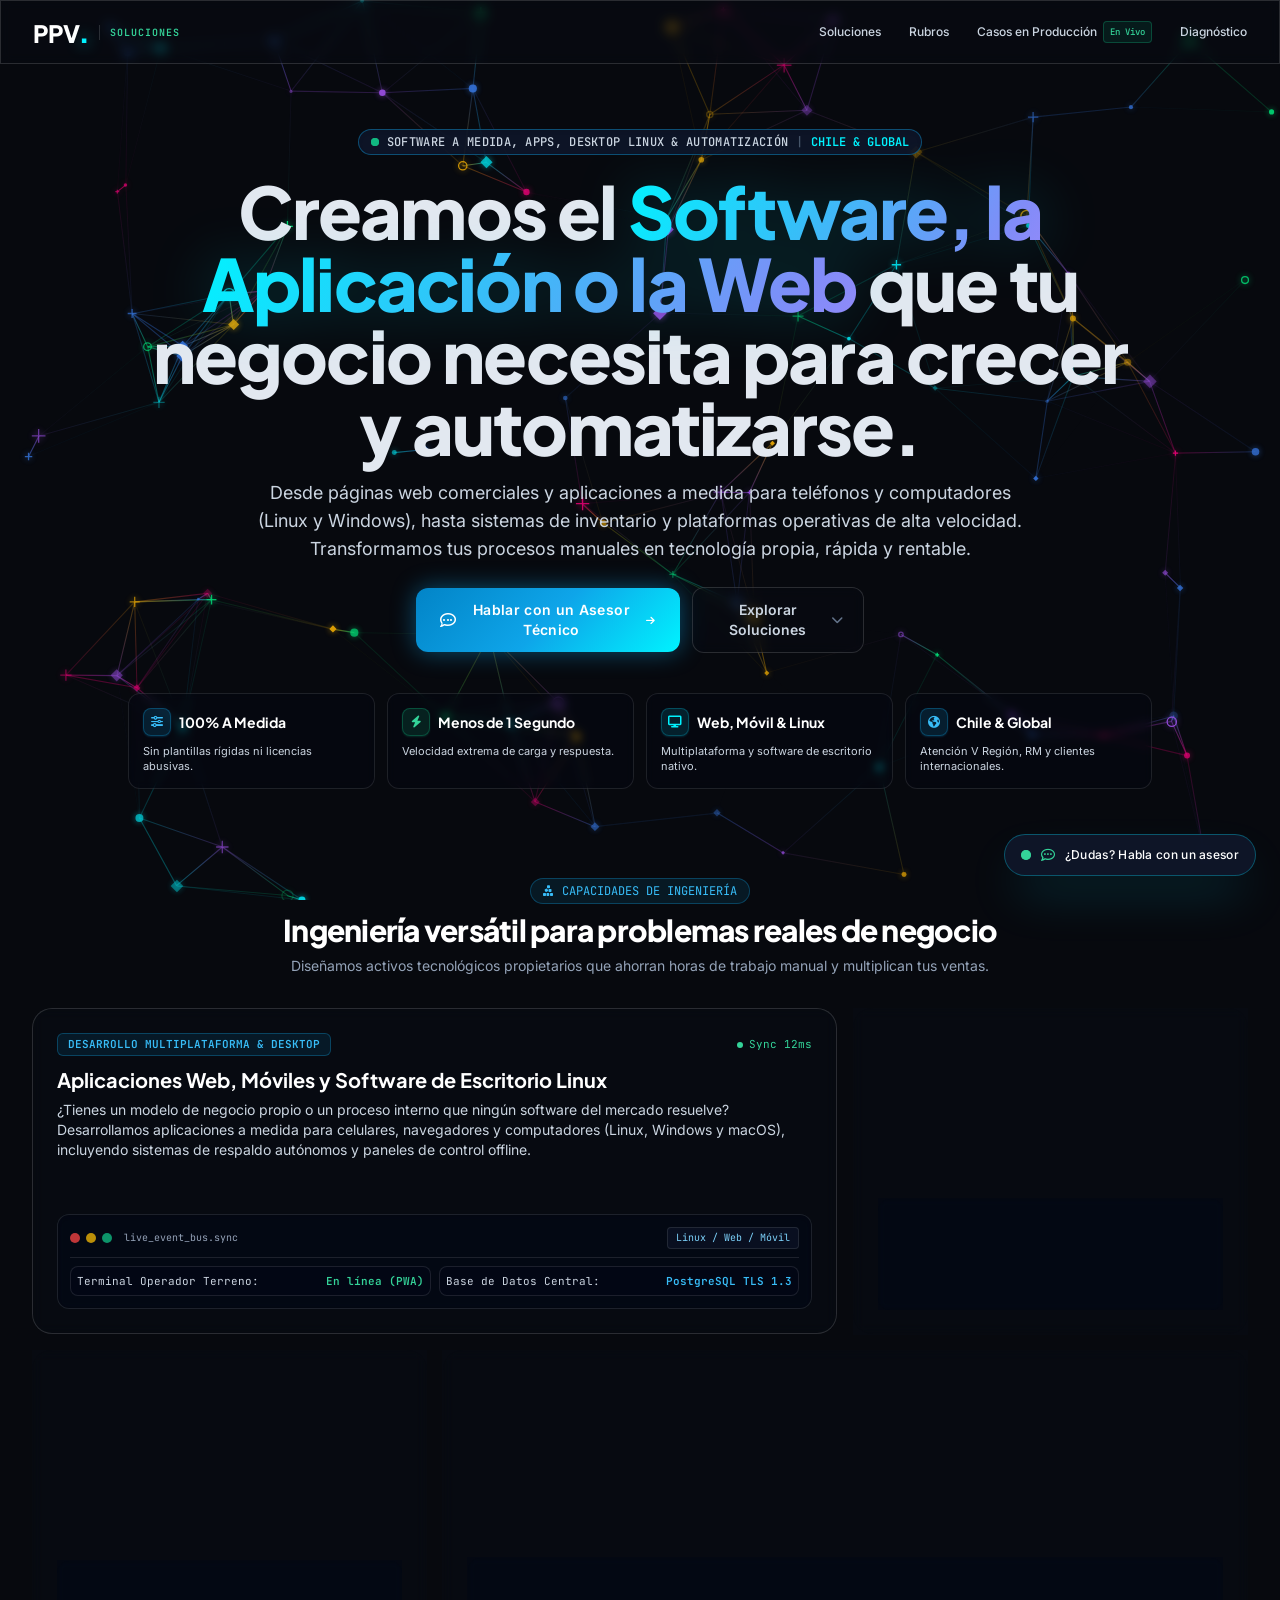
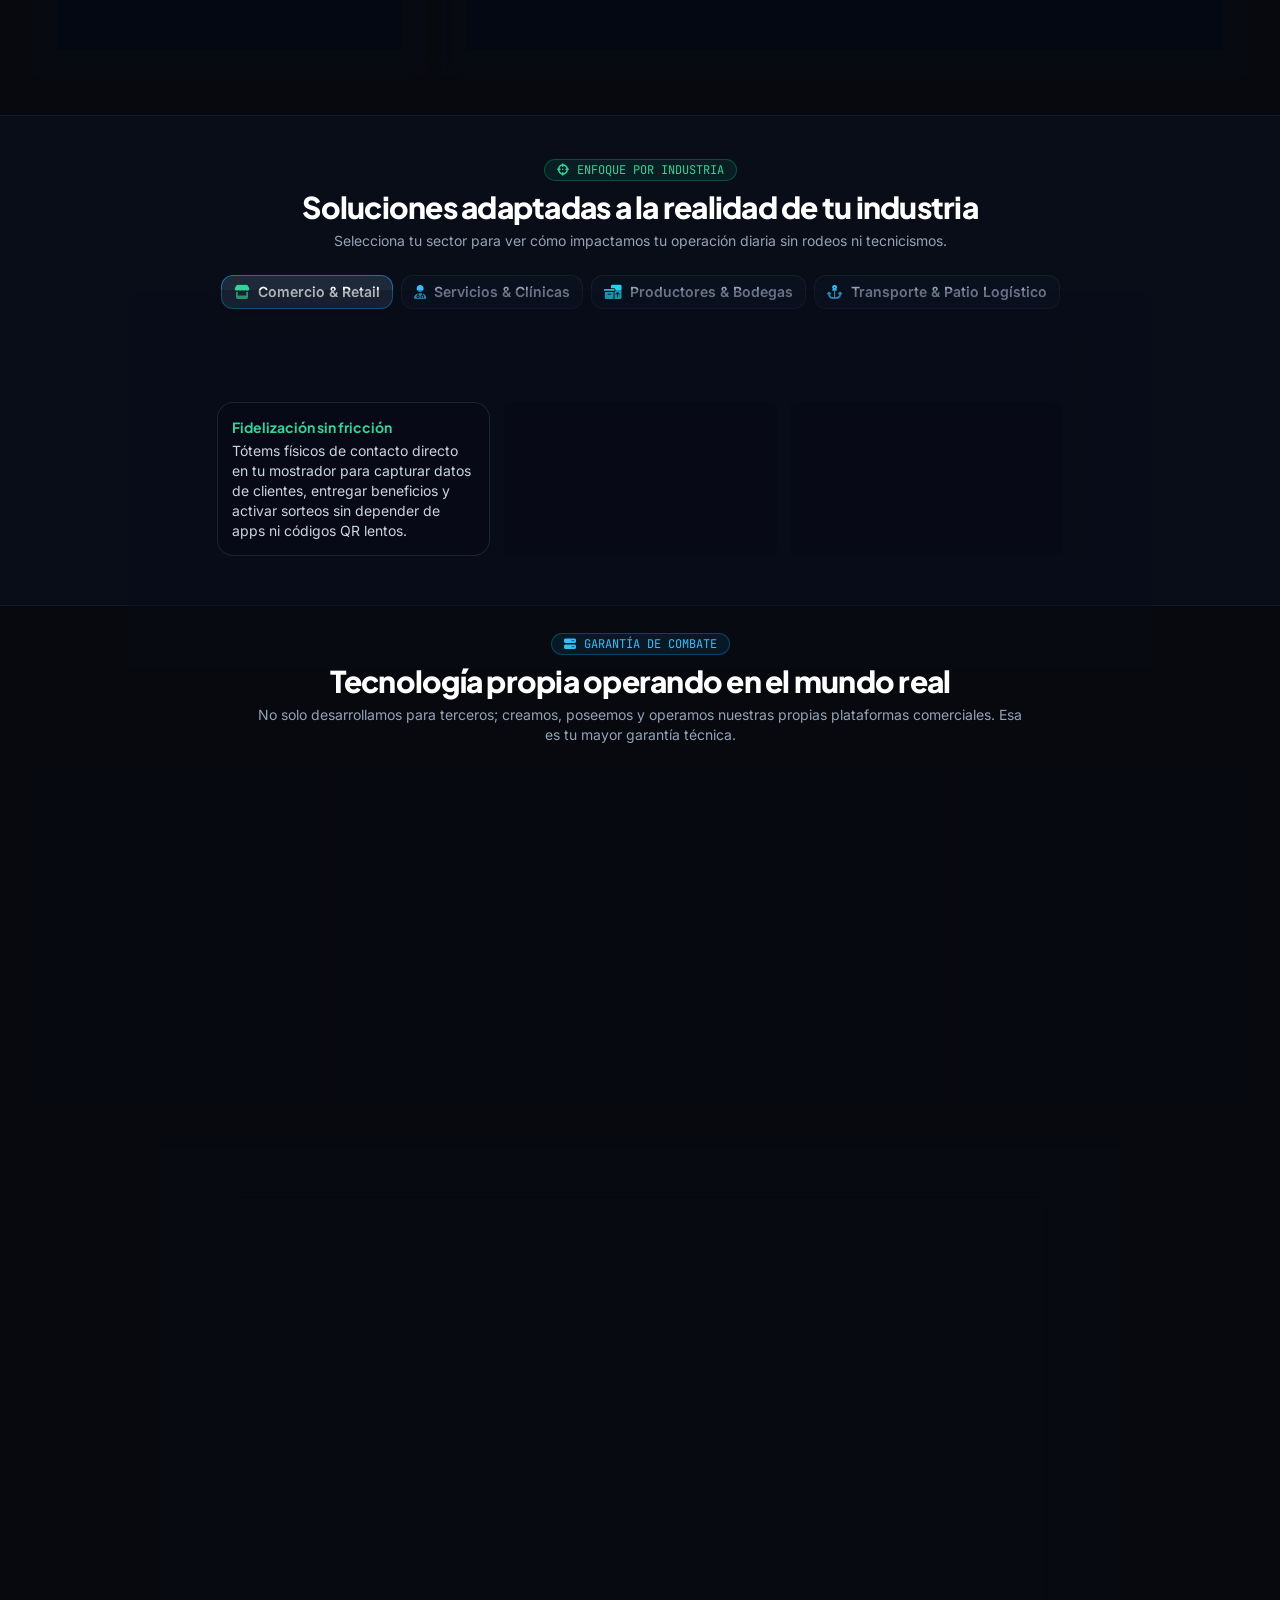
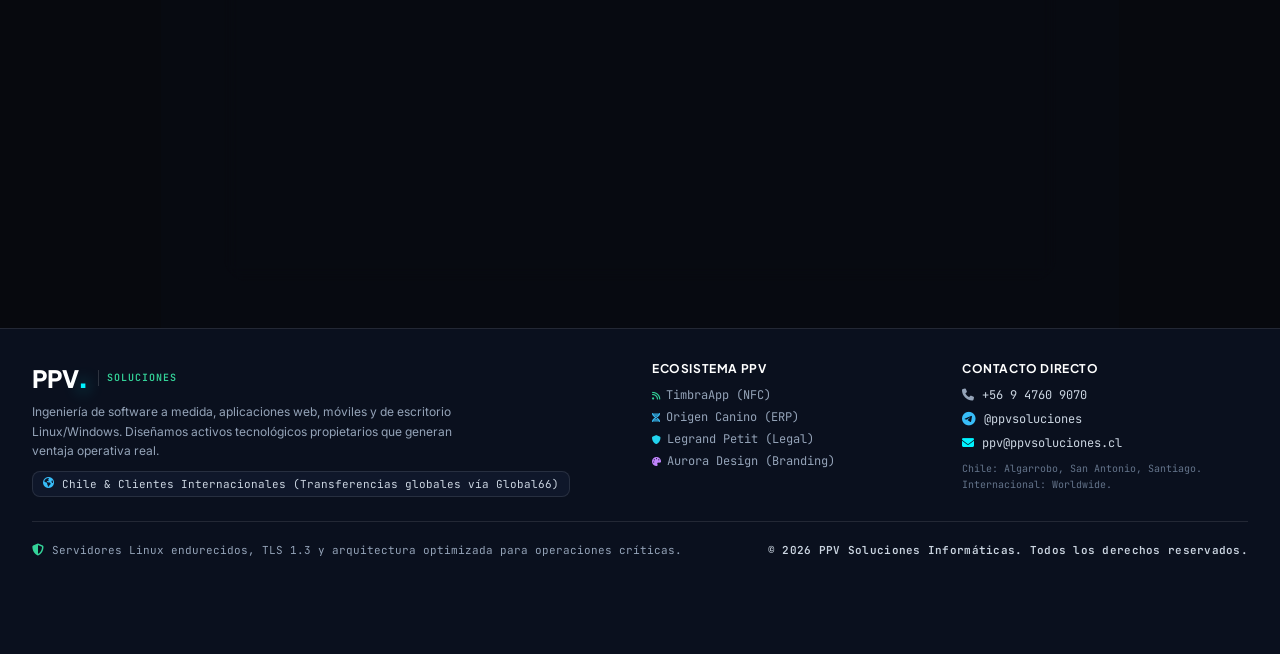
<file: index.html>
<!DOCTYPE html>
<html lang="es" class="scroll-smooth">
<head>
  <meta charset="UTF-8">
  <meta name="viewport" content="width=device-width, initial-scale=1.0, maximum-scale=5.0">
  <meta name="format-detection" content="telephone=no">
  <title>PPV Soluciones | Software a Medida, Apps, Desktop & Automatización</title>
  <meta name="description" content="Ingeniería de software a medida, desarrollo de aplicaciones web, móviles y de escritorio para Linux y Windows, sistemas de inventario y plataformas logísticas. Cobertura en Chile y clientes internacionales.">
  <link rel="canonical" href="https://ppvsoluciones.cl/">
  <link rel="sitemap" type="application/xml" title="Sitemap" href="https://ppvsoluciones.cl/sitemap.xml">
  <meta name="robots" content="index, follow">
  <meta name="keywords" content="desarrollo de software chile, aplicaciones a medida, software escritorio linux, aplicaciones multiplataforma, software logistica chile, sistema inventario lotes, e-commerce rapido chile, fidelizacion nfc comercios, ppv soluciones, patricio padilla">

  <!-- Open Graph / Meta Compartir -->
  <meta property="og:type" content="website">
  <meta property="og:url" content="https://ppvsoluciones.cl/">
  <meta property="og:title" content="PPV Soluciones | Software a Medida, Apps & Plataformas B2B">
  <meta property="og:description" content="Creamos el software, la aplicación o la web que tu empresa necesita para crecer y automatizarse. Rendimiento extremo y tecnología en producción real en Chile y el mundo.">
  <meta property="og:image" content="https://ppvsoluciones.cl/assets/brand_option_1.png">
  <meta property="og:site_name" content="PPV Soluciones Informáticas">
  <meta property="og:locale" content="es_CL">

  <!-- Twitter Cards -->
  <meta name="twitter:card" content="summary_large_image">
  <meta name="twitter:url" content="https://ppvsoluciones.cl/">
  <meta name="twitter:title" content="PPV Soluciones | Ingeniería de Software & Automatización">
  <meta name="twitter:description" content="Desarrollo de software a medida, apps multiplataforma, software de escritorio Linux y soluciones logísticas.">
  <meta name="twitter:image" content="https://ppvsoluciones.cl/assets/brand_option_1.png">

  <!-- Favicon -->
  <link rel="icon" type="image/svg+xml" href="assets/favicon.svg?v=20261116">
  <link rel="icon" type="image/png" sizes="32x32" href="assets/favicon-32x32.png?v=20261116">
  <link rel="shortcut icon" href="favicon.ico?v=20261116">
  <link rel="apple-touch-icon" href="assets/apple-touch-icon.png?v=20261116">

  <!-- Google Fonts Preconnect -->
  <link rel="preconnect" href="https://fonts.googleapis.com">
  <link rel="preconnect" href="https://fonts.gstatic.com" crossorigin>
  <link href="https://fonts.googleapis.com/css2?family=Inter:wght@300;400;500;600;700&family=JetBrains+Mono:wght@400;500;600&family=Plus+Jakarta+Sans:wght@700;800;900&display=swap" rel="stylesheet">

  <!-- FontAwesome 6 Icons -->
  <link rel="stylesheet" href="https://cdnjs.cloudflare.com/ajax/libs/font-awesome/6.5.1/css/all.min.css" integrity="sha512-DTOQO9RWCH3ppGqcWaEA1BIZOC6xxalwEsw9c2QQeAIftl+Vegovlnee1c9QX4TctnWMn13TZye+giMm8e2LwA==" crossorigin="anonymous" referrerpolicy="no-referrer" />

  <!-- Tailwind CSS Compilado Estático (PageSpeed 100/100) -->
  <link rel="stylesheet" href="assets/css/tailwind.min.css?v=20261116">

  <!-- Schema.org JSON-LD (Ecosistema Cruzado Oficial) -->
  <script type="application/ld+json">
  {
    "@context": "https://schema.org",
    "@type": "ProfessionalService",
    "@id": "https://ppvsoluciones.cl/#organization",
    "name": "PPV Soluciones Informáticas",
    "url": "https://ppvsoluciones.cl/",
    "logo": "https://ppvsoluciones.cl/assets/ppv_logo.svg",
    "image": "https://ppvsoluciones.cl/assets/brand_option_1.png",
    "description": "Ingeniería de software a medida, desarrollo de aplicaciones web, móviles y de escritorio para Linux y Windows, sistemas de inventario por lotes y plataformas logísticas en Chile y el mundo.",
    "telephone": "+56947609070",
    "email": "ppv@ppvsoluciones.cl",
    "priceRange": "$$",
    "founder": {
      "@type": "Person",
      "name": "Patricio Padilla Valenzuela",
      "jobTitle": "Director de Ingeniería y Arquitecto de Sistemas"
    },
    "address": {
      "@type": "PostalAddress",
      "addressLocality": "Algarrobo / Valparaíso",
      "addressRegion": "Valparaíso y Región Metropolitana",
      "addressCountry": "CL"
    },
    "areaServed": ["CL", "LatAm", "US", "Global"],
    "sameAs": [
      "https://t.me/ppvsoluciones",
      "https://timbraapp.cl",
      "https://origencanino.cl",
      "https://legrandpetit.cl",
      "https://auroradesings.cl/"
    ],
    "knowsAbout": [
      "Desarrollo de Software a Medida",
      "Aplicaciones de Escritorio Nativas para Linux y Multiplataforma",
      "Sistemas ERP de Inventario FIFO y Control de Lotes",
      "Software de Logística, Control de Patio y Transporte en Ruta",
      "Fidelización Comercial sin Contacto mediante Hardware NFC",
      "Comercio Electrónico de Alto Rendimiento"
    ]
  }
  </script>

  <style>
    /* Estilos Base Obsidian High-Tech */
    body {
      background-color: #07090E;
      color: #E2E8F0;
      font-family: 'Inter', sans-serif;
      overflow-x: hidden;
    }

    /* Scrollbar personalizada */
    ::-webkit-scrollbar {
      width: 7px;
    }
    ::-webkit-scrollbar-track {
      background: #07090E;
    }
    ::-webkit-scrollbar-thumb {
      background: #1E293B;
      border-radius: 4px;
    }
    ::-webkit-scrollbar-thumb:hover {
      background: #00f3ff;
    }

    /* Glassmorphism de alta fidelidad holográfico translúcido */
    .glass-panel {
      background: rgba(10, 15, 26, 0.25);
      backdrop-filter: blur(6px);
      -webkit-backdrop-filter: blur(6px);
      border: 1px solid rgba(255, 255, 255, 0.14);
      transition: all 0.35s cubic-bezier(0.16, 1, 0.3, 1);
    }
    .glass-panel-elevated {
      background: rgba(10, 15, 26, 0.32);
      backdrop-filter: blur(8px);
      -webkit-backdrop-filter: blur(8px);
      border: 1px solid rgba(255, 255, 255, 0.14);
      transition: all 0.35s cubic-bezier(0.16, 1, 0.3, 1);
    }

    /* Spotlight Card Effect (Linear / Stripe style con alta transparencia) */
    .spotlight-card {
      position: relative;
      background: rgba(10, 15, 26, 0.28);
      backdrop-filter: blur(6px);
      -webkit-backdrop-filter: blur(6px);
      border: 1px solid rgba(255, 255, 255, 0.14);
      border-radius: 1.25rem;
      overflow: hidden;
      transition: border-color 0.35s ease, transform 0.35s cubic-bezier(0.16, 1, 0.3, 1), box-shadow 0.35s ease, background 0.35s ease;
    }

    /* Directriz de Lectura Guiada por Scroll (Active Reading Focus) */
    .reading-focus {
      border-color: rgba(0, 243, 255, 0.50) !important;
      background: rgba(12, 22, 40, 0.55) !important;
      box-shadow: 0 10px 30px -10px rgba(0, 243, 255, 0.30), 0 0 25px -5px rgba(0, 243, 255, 0.18) !important;
      transform: scale(1.025);
      z-index: 20;
    }
    .reading-focus p {
      color: #F8FAFC !important;
    }
    .reading-focus h3, .reading-focus h2, .reading-focus h4, .reading-focus .font-heading {
      text-shadow: 0 0 15px rgba(0, 243, 255, 0.35);
    }
    .spotlight-card::before {
      content: '';
      position: absolute;
      top: 0;
      left: 0;
      right: 0;
      bottom: 0;
      border-radius: inherit;
      padding: 1px;
      background: radial-gradient(450px circle at var(--mouse-x, -500px) var(--mouse-y, -500px), rgba(0, 243, 255, 0.35), transparent 70%);
      -webkit-mask: linear-gradient(#fff 0 0) content-box, linear-gradient(#fff 0 0);
      -webkit-mask-composite: xor;
      mask-composite: exclude;
      pointer-events: none;
      opacity: 0;
      transition: opacity 0.4s ease;
    }
    .spotlight-card:hover::before {
      opacity: 1;
    }
    .spotlight-card:hover {
      border-color: rgba(0, 243, 255, 0.4);
      box-shadow: 0 10px 30px -10px rgba(0, 243, 255, 0.15);
      transform: translateY(-2px);
    }

    /* Gradiente de Texto Fluido & Orgánico Animado */
    .text-glow-gradient {
      background: linear-gradient(
        120deg,
        #00f3ff 0%,
        #38bdf8 18%,
        #818cf8 36%,
        #c084fc 52%,
        #f472b6 68%,
        #34d399 84%,
        #00f3ff 100%
      );
      background-size: 250% 250%;
      -webkit-background-clip: text;
      -webkit-text-fill-color: transparent;
      -webkit-box-decoration-break: clone;
      box-decoration-break: clone;
      animation: organicGradientShift 9s ease-in-out infinite;
      filter: drop-shadow(0 0 30px rgba(0, 243, 255, 0.22));
    }

    @keyframes organicGradientShift {
      0% {
        background-position: 0% 50%;
      }
      50% {
        background-position: 100% 50%;
      }
      100% {
        background-position: 0% 50%;
      }
    }

    @media (prefers-reduced-motion: reduce) {
      .text-glow-gradient {
        animation: none;
      }
    }

    /* Botón Luminoso Asesor */
    .btn-glow-primary {
      position: relative;
      background: linear-gradient(135deg, #0284c7 0%, #0ea5e9 50%, #00f3ff 100%);
      box-shadow: 0 0 25px rgba(14, 165, 233, 0.45);
      transition: all 0.3s cubic-bezier(0.16, 1, 0.3, 1);
    }
    .btn-glow-primary:hover {
      box-shadow: 0 0 35px rgba(0, 243, 255, 0.7);
      transform: translateY(-2px) scale(1.01);
    }

    /* Ondas de Radiofrecuencia NFC */
    @keyframes nfcPulse {
      0% { transform: scale(0.6); opacity: 0.9; }
      100% { transform: scale(1.8); opacity: 0; }
    }
    .nfc-ring-1 { animation: nfcPulse 2.4s cubic-bezier(0.2, 0.8, 0.2, 1) infinite; }
    .nfc-ring-2 { animation: nfcPulse 2.4s cubic-bezier(0.2, 0.8, 0.2, 1) 0.8s infinite; }

    /* Indicador Circular SVG PageSpeed */
    @keyframes circleFill {
      from { stroke-dashoffset: 283; }
      to { stroke-dashoffset: 0; }
    }
    .circle-animate {
      stroke-dasharray: 283;
      stroke-dashoffset: 0;
      animation: circleFill 2s ease-out forwards;
    }

    /* Widget flotante Draggable */
    #floating-chat-pill {
      cursor: grab;
      touch-action: none;
      user-select: none;
    }
    #floating-chat-pill:active {
      cursor: grabbing;
    }

    /* Header Flotante Redondeado al hacer Scroll */
    #main-header {
      transition: top 0.35s cubic-bezier(0.16, 1, 0.3, 1), padding 0.35s cubic-bezier(0.16, 1, 0.3, 1);
    }
    #navbar-container {
      transition: all 0.35s cubic-bezier(0.16, 1, 0.3, 1);
    }
    #main-header.scrolled {
      top: 12px;
    }
    #main-header.scrolled #navbar-container {
      max-width: 960px;
      width: 94%;
      border-radius: 9999px;
      height: 52px;
      padding-left: 1.5rem;
      padding-right: 1.5rem;
      background: rgba(10, 15, 26, 0.90);
      backdrop-filter: blur(20px);
      -webkit-backdrop-filter: blur(20px);
      border: 1px solid rgba(255, 255, 255, 0.12);
      box-shadow: 0 10px 30px -5px rgba(0, 0, 0, 0.8), 0 0 25px -5px rgba(0, 243, 255, 0.15);
    }
    #main-header.scrolled #mobile-menu {
      border-radius: 1.5rem;
      margin-top: 0.5rem;
      width: 94%;
      margin-left: auto;
      margin-right: auto;
      border: 1px solid rgba(255, 255, 255, 0.12);
    }
  </style>
</head>
<body class="bg-obsidian text-slate-200 antialiased selection:bg-neonCyan selection:text-black">

  <!-- ========================================================================= -->
  <!-- HERO CANVAS CYBERPUNK A 60 FPS (Estrellas, Rombos, Cruces & Partículas)   -->
  <!-- ========================================================================= -->
  <div class="fixed inset-0 pointer-events-none z-0 overflow-hidden">
    <canvas id="hero-canvas" class="w-full h-full opacity-85" aria-hidden="true"></canvas>
  </div>


  <!-- Contenedor Principal Por Encima del Canvas -->
  <div class="relative z-10 flex flex-col min-h-screen">

    <!-- ======================================================================= -->
    <!-- NAVBAR (Fijo con Blur, Logo Oficial PPV. & Menú Flotante en Scroll)     -->
    <!-- ======================================================================= -->
    <header id="main-header" class="fixed top-0 left-0 right-0 z-40 transition-all duration-300">
      <div id="navbar-container" class="max-w-7xl mx-auto px-4 sm:px-6 lg:px-8 h-16 flex items-center justify-between glass-panel border-b border-white/10">
        
        <!-- Logo Oficial PPV. (Tipografía Blanca + Punto Cian Eléctrico) -->
        <a href="#" class="flex items-center gap-2.5 group focus:outline-none" title="PPV Soluciones Informáticas">
          <div class="flex items-baseline">
            <span class="font-heading font-black text-2xl tracking-tighter text-white">PPV<span class="text-[#00f3ff] text-3xl font-black leading-none drop-shadow-[0_0_8px_#00f3ff]">.</span></span>
          </div>
          <span class="text-[10px] uppercase tracking-widest font-mono text-emeraldAccent-400 font-semibold border-l border-white/15 pl-2.5 hidden sm:inline">
            Soluciones
          </span>
        </a>

        <!-- Enlaces Desktop -->
        <nav class="hidden md:flex items-center gap-7 text-xs font-medium text-slate-300">
          <a href="#soluciones" class="hover:text-white transition-colors">Soluciones</a>
          <a href="#rubros" class="hover:text-white transition-colors">Rubros</a>
          <a href="#casos" class="hover:text-white transition-colors flex items-center gap-1.5">
            <span>Casos en Producción</span>
            <span class="px-1.5 py-0.5 text-[9px] font-mono bg-emerald-500/10 text-emerald-400 border border-emerald-500/30 rounded">En Vivo</span>
          </a>
          <a href="#diagnostico" class="hover:text-white transition-colors">Diagnóstico</a>
        </nav>

        <!-- Botón Menú Móvil (Solo visible en pantallas pequeñas) -->
        <div class="flex items-center md:hidden">
          <button id="mobile-menu-btn" class="p-2 rounded-lg text-slate-400 hover:text-white hover:bg-slate-800 focus:outline-none" aria-label="Abrir Menú">
            <i class="fa-solid fa-bars text-lg"></i>
          </button>
        </div>
      </div>

      <!-- Menú Móvil Dropdown -->
      <div id="mobile-menu" class="hidden md:hidden glass-panel-elevated border-b border-white/10 px-4 pt-3 pb-5 space-y-2.5">
        <a href="#soluciones" class="mobile-link block px-3 py-2 rounded-lg text-sm font-medium text-slate-200 hover:bg-slate-800">Soluciones</a>
        <a href="#rubros" class="mobile-link block px-3 py-2 rounded-lg text-sm font-medium text-slate-200 hover:bg-slate-800">Rubros</a>
        <a href="#casos" class="mobile-link block px-3 py-2 rounded-lg text-sm font-medium text-slate-200 hover:bg-slate-800">Casos en Producción</a>
        <a href="#diagnostico" class="mobile-link block px-3 py-2 rounded-lg text-sm font-medium text-slate-200 hover:bg-slate-800">Diagnóstico</a>
      </div>
    </header>

    <!-- ======================================================================= -->
    <!-- CONTENIDO PRINCIPAL SEMÁNTICO (<main>)                                -->
    <!-- ======================================================================= -->
    <main id="main-content">

    <!-- ======================================================================= -->
    <!-- SECCIÓN 1: HERO PRINCIPAL (Compacto & Contundente)                      -->
    <!-- ======================================================================= -->
    <section class="relative pt-24 pb-8 md:pt-32 md:pb-12 overflow-hidden">
      <div class="max-w-7xl mx-auto px-4 sm:px-6 lg:px-8 text-center">

        <!-- Badge Superior con Ping Activo -->
        <div class="inline-flex items-center gap-2 px-3 py-1 rounded-full text-xs font-mono font-medium bg-slate-900/90 border border-sky-500/40 text-slate-300 shadow-inner mb-5">
          <span class="relative flex h-2 w-2">
            <span class="animate-ping absolute inline-flex h-full w-full rounded-full bg-emeraldAccent-400 opacity-75"></span>
            <span class="relative inline-flex rounded-full h-2 w-2 bg-emeraldAccent-500"></span>
          </span>
          <span class="tracking-wide text-[11px] sm:text-xs">SOFTWARE A MEDIDA, APPS, DESKTOP LINUX & AUTOMATIZACIÓN</span>
          <span class="text-slate-600 hidden sm:inline">|</span>
          <span class="text-neonCyan hidden sm:inline font-semibold">CHILE & GLOBAL</span>
        </div>

        <!-- H1 Titular de Alto Calibre -->
        <h1 class="font-heading font-black text-3xl sm:text-5xl md:text-6xl lg:text-7xl tracking-tight max-w-5xl mx-auto leading-[1.1] mb-4">
          Creamos el <span class="text-glow-gradient">Software, la Aplicación o la Web</span> que tu negocio necesita para crecer y automatizarse.
        </h1>

        <!-- Subtítulo de Conversión Real -->
        <p class="max-w-3xl mx-auto text-sm sm:text-base md:text-lg text-slate-300 leading-relaxed font-normal mb-6">
          Desde páginas web comerciales y aplicaciones a medida para teléfonos y computadores (Linux y Windows), hasta sistemas de inventario y plataformas operativas de alta velocidad. Transformamos tus procesos manuales en tecnología propia, rápida y rentable.
        </p>

        <!-- Botones CTA Principales -->
        <div class="flex flex-col sm:flex-row items-center justify-center gap-3 max-w-md mx-auto mb-10">
          <button id="hero-advisor-btn" type="button"
             class="btn-glow-primary w-full sm:w-auto inline-flex items-center justify-center gap-2.5 px-6 py-3 rounded-xl text-xs sm:text-sm font-semibold text-white tracking-wide cursor-pointer">
            <i class="fa-regular fa-comment-dots text-base"></i>
            <span>Hablar con un Asesor Técnico</span>
            <i class="fa-solid fa-arrow-right text-[10px]"></i>
          </button>
          <a href="#soluciones" 
             class="w-full sm:w-auto inline-flex items-center justify-center gap-2 px-5 py-3 rounded-xl text-xs sm:text-sm font-semibold text-slate-300 hover:text-white glass-panel hover:bg-slate-800/80 transition-all">
            <span>Explorar Soluciones</span>
            <i class="fa-solid fa-chevron-down text-xs text-slate-500"></i>
          </a>
        </div>

        <!-- Barra de Autoridad (HUD Holográfico Ultra-Aireado) -->
        <div class="grid grid-cols-2 md:grid-cols-4 gap-2.5 sm:gap-3 max-w-5xl mx-auto text-left">
          
          <div class="authority-hud-card p-2.5 sm:p-3.5 rounded-xl border border-white/10 bg-slate-950/25 backdrop-blur-[4px] hover:border-sky-400/40 hover:bg-slate-900/35 transition-all group">
            <div class="flex items-center gap-2 mb-1 sm:mb-2">
              <div class="w-6 h-6 sm:w-7 sm:h-7 rounded-lg bg-sky-500/15 border border-sky-500/30 flex items-center justify-center text-sky-400 text-xs shadow-sm shadow-sky-500/20 group-hover:scale-110 transition-transform">
                <i class="fa-solid fa-sliders text-[10px] sm:text-xs"></i>
              </div>
              <div class="font-heading font-bold text-white text-xs sm:text-sm">100% A Medida</div>
            </div>
            <div class="text-xs sm:text-[11px] text-slate-300 leading-snug">Sin plantillas rígidas ni licencias abusivas.</div>
          </div>

          <div class="authority-hud-card p-2.5 sm:p-3.5 rounded-xl border border-white/10 bg-slate-950/25 backdrop-blur-[4px] hover:border-emeraldAccent-500/40 hover:bg-slate-900/35 transition-all group">
            <div class="flex items-center gap-2 mb-1 sm:mb-2">
              <div class="w-6 h-6 sm:w-7 sm:h-7 rounded-lg bg-emeraldAccent-500/15 border border-emeraldAccent-500/30 flex items-center justify-center text-emeraldAccent-400 text-xs shadow-sm shadow-emeraldAccent-500/20 group-hover:scale-110 transition-transform">
                <i class="fa-solid fa-bolt text-[10px] sm:text-xs"></i>
              </div>
              <div class="font-heading font-bold text-white text-xs sm:text-sm">Menos de 1 Segundo</div>
            </div>
            <div class="text-xs sm:text-[11px] text-slate-300 leading-snug">Velocidad extrema de carga y respuesta.</div>
          </div>

          <div class="authority-hud-card p-2.5 sm:p-3.5 rounded-xl border border-white/10 bg-slate-950/25 backdrop-blur-[4px] hover:border-neonCyan/40 hover:bg-slate-900/35 transition-all group">
            <div class="flex items-center gap-2 mb-1 sm:mb-2">
              <div class="w-6 h-6 sm:w-7 sm:h-7 rounded-lg bg-cyan-500/15 border border-cyan-500/30 flex items-center justify-center text-neonCyan text-xs shadow-sm shadow-cyan-500/20 group-hover:scale-110 transition-transform">
                <i class="fa-solid fa-display text-[10px] sm:text-xs"></i>
              </div>
              <div class="font-heading font-bold text-white text-xs sm:text-sm">Web, Móvil & Linux</div>
            </div>
            <div class="text-xs sm:text-[11px] text-slate-300 leading-snug">Multiplataforma y software de escritorio nativo.</div>
          </div>

          <div class="authority-hud-card p-2.5 sm:p-3.5 rounded-xl border border-white/10 bg-slate-950/25 backdrop-blur-[4px] hover:border-sky-400/40 hover:bg-slate-900/35 transition-all group">
            <div class="flex items-center gap-2 mb-1 sm:mb-2">
              <div class="w-6 h-6 sm:w-7 sm:h-7 rounded-lg bg-sky-500/15 border border-sky-500/30 flex items-center justify-center text-sky-400 text-xs shadow-sm shadow-sky-500/20 group-hover:scale-110 transition-transform">
                <i class="fa-solid fa-earth-americas text-[10px] sm:text-xs"></i>
              </div>
              <div class="font-heading font-bold text-white text-xs sm:text-sm">Chile & Global</div>
            </div>
            <div class="text-xs sm:text-[11px] text-slate-300 leading-snug">Atención V Región, RM y clientes internacionales.</div>
          </div>

        </div>

      </div>
    </section>

    <!-- ======================================================================= -->
    <!-- SECCIÓN 2: BENTO GRID DE SOLUCIONES (Las 4 Líneas de Acción)            -->
    <!-- ======================================================================= -->
    <section id="soluciones" class="py-8 md:py-10 relative">
      <div class="max-w-7xl mx-auto px-4 sm:px-6 lg:px-8">
        
        <div class="text-center max-w-3xl mx-auto mb-8">
          <div class="inline-flex items-center gap-2 px-3 py-1 rounded-full text-xs font-mono bg-sky-500/10 text-sky-400 border border-sky-500/30 mb-2">
            <i class="fa-solid fa-cubes-stacked text-xs"></i>
            <span>CAPACIDADES DE INGENIERÍA</span>
          </div>
          <h2 class="font-heading font-extrabold text-2xl sm:text-3xl text-white tracking-tight mb-2">
            Ingeniería versátil para problemas reales de negocio
          </h2>
          <p class="text-slate-400 text-xs sm:text-sm">
            Diseñamos activos tecnológicos propietarios que ahorran horas de trabajo manual y multiplican tus ventas.
          </p>
        </div>

        <!-- Bento Grid Asimétrico con Spotlight Hover -->
        <div id="bento-grid" class="grid grid-cols-1 md:grid-cols-3 gap-4">

          <!-- BLOQUE 1: Apps Web, Móviles y de Escritorio Linux (Col Span 2) -->
          <div class="spotlight-card md:col-span-2 p-5 sm:p-6 flex flex-col justify-between">
            <div>
              <div class="flex items-center justify-between mb-2.5">
                <span class="px-2.5 py-0.5 rounded-md text-[11px] font-mono font-semibold bg-sky-500/10 text-sky-400 border border-sky-500/30">
                  DESARROLLO MULTIPLATAFORMA & DESKTOP
                </span>
                <span class="text-[11px] font-mono text-emeraldAccent-400 flex items-center gap-1.5">
                  <span class="w-1.5 h-1.5 rounded-full bg-emeraldAccent-400 animate-ping"></span>
                  <span>Sync 12ms</span>
                </span>
              </div>
              <h3 class="font-heading font-bold text-lg sm:text-xl text-white mb-1.5">
                Aplicaciones Web, Móviles y Software de Escritorio Linux
              </h3>
              <p class="text-slate-300 text-xs sm:text-sm leading-relaxed mb-4">
                ¿Tienes un modelo de negocio propio o un proceso interno que ningún software del mercado resuelve? Desarrollamos aplicaciones a medida para celulares, navegadores y computadores (Linux, Windows y macOS), incluyendo sistemas de respaldo autónomos y paneles de control offline.
              </p>
            </div>

            <!-- Micro-Visualizador: Mockup Abstracto de Sincronización en Nube -->
            <div class="rounded-xl bg-slate-950/35 backdrop-blur-[4px] border border-white/10 p-3 font-mono text-xs shadow-inner">
              <div class="flex items-center justify-between border-b border-white/10 pb-2 mb-2">
                <div class="flex items-center gap-1.5">
                  <span class="w-2.5 h-2.5 rounded-full bg-red-500/80"></span>
                  <span class="w-2.5 h-2.5 rounded-full bg-yellow-500/80"></span>
                  <span class="w-2.5 h-2.5 rounded-full bg-emeraldAccent-500/80"></span>
                  <span class="text-slate-400 ml-1.5 text-[10px]">live_event_bus.sync</span>
                </div>
                <div class="flex items-center gap-1.5 text-[10px] text-slate-400">
                  <span class="px-2 py-0.5 rounded bg-slate-900/60 border border-white/10 text-sky-300">Linux / Web / Móvil</span>
                </div>
              </div>
              <div class="grid grid-cols-1 sm:grid-cols-2 gap-2 text-slate-300 text-[11px]">
                <div class="bg-slate-950/30 p-1.5 rounded-lg border border-white/10 flex items-center justify-between">
                  <span>Terminal Operador Terreno:</span>
                  <span class="text-emeraldAccent-400 font-semibold">En línea (PWA)</span>
                </div>
                <div class="bg-slate-950/30 p-1.5 rounded-lg border border-white/10 flex items-center justify-between">
                  <span>Base de Datos Central:</span>
                  <span class="text-sky-400 font-semibold">PostgreSQL TLS 1.3</span>
                </div>
              </div>
            </div>
          </div>

          <!-- BLOQUE 2: Páginas Web & E-Commerce (Col Span 1) -->
          <div class="spotlight-card p-5 sm:p-6 flex flex-col justify-between">
            <div>
              <span class="inline-block px-2.5 py-0.5 rounded-md text-[11px] font-mono font-semibold bg-emeraldAccent-500/10 text-emeraldAccent-400 border border-emeraldAccent-500/30 mb-2.5">
                VENTAS & GOOGLE
              </span>
              <h3 class="font-heading font-bold text-lg sm:text-xl text-white mb-1.5">
                Páginas Web & E-Commerce
              </h3>
              <p class="text-slate-300 text-xs sm:text-sm leading-relaxed mb-4">
                Dejamos atrás las páginas web que solo sirven de adorno. Sitios comerciales optimizados para liderar en Google y tiendas online con pagos rápidos, stock en tiempo real y facturación integrada.
              </p>
            </div>

            <!-- Micro-Visualizador: Score Google PageSpeed 100/100 Animado -->
            <div class="rounded-xl bg-slate-950/35 backdrop-blur-[4px] border border-white/10 p-2.5 text-center">
              <div class="relative w-14 h-14 mx-auto mb-1 flex items-center justify-center">
                <svg class="w-full h-full transform -rotate-90" viewBox="0 0 100 100">
                  <circle cx="50" cy="50" r="45" stroke="#1E293B" stroke-width="8" fill="none"></circle>
                  <circle cx="50" cy="50" r="45" stroke="#10B981" stroke-width="8" stroke-linecap="round" fill="none" class="circle-animate"></circle>
                </svg>
                <div class="absolute inset-0 flex flex-col items-center justify-center font-heading font-extrabold text-white text-sm">
                  100
                  <span class="text-[8px] font-mono text-emeraldAccent-400 font-normal">/ 100</span>
                </div>
              </div>
              <div class="text-[10px] font-mono text-slate-300 font-medium">Google PageSpeed Score</div>
              <div class="text-[9px] text-emeraldAccent-400 font-mono">Indexación inmediata garantizada</div>
            </div>
          </div>

          <!-- BLOQUE 3: ERP, Inventario Crítico & Fidelización Física (Col Span 1) -->
          <div class="spotlight-card p-5 sm:p-6 flex flex-col justify-between">
            <div>
              <span class="inline-block px-2.5 py-0.5 rounded-md text-[11px] font-mono font-semibold bg-cyanAccent-500/10 text-cyanAccent-400 border border-cyanAccent-500/30 mb-2.5">
                CONTROL & RETENCIÓN
              </span>
              <h3 class="font-heading font-bold text-lg sm:text-xl text-white mb-1.5">
                Gestión ERP & Fidelización
              </h3>
              <p class="text-slate-300 text-xs sm:text-sm leading-relaxed mb-4">
                Reemplaza el caos de las planillas. Núcleos de control para producción por lotes, descuento inteligente de stock, alertas de recompra y fidelización física mediante dispositivos NFC de contacto instantáneo (sin códigos QR).
              </p>
            </div>

            <!-- Micro-Visualizador: Simulador de Contacto NFC y Precisión -->
            <div class="rounded-xl bg-slate-950/35 backdrop-blur-[4px] border border-white/10 p-2.5">
              <div class="flex items-center gap-3 mb-2">
                <div class="relative w-9 h-9 rounded-xl bg-cyanAccent-500/10 border border-cyanAccent-500/30 flex items-center justify-center text-cyanAccent-400 flex-shrink-0">
                  <i class="fa-solid fa-rss text-sm transform rotate-45"></i>
                  <span class="absolute inset-0 rounded-xl border border-cyanAccent-400 nfc-ring-1"></span>
                  <span class="absolute inset-0 rounded-xl border border-cyanAccent-400 nfc-ring-2"></span>
                </div>
                <div>
                  <div class="text-[11px] font-heading font-bold text-white">Validación Sin Contacto</div>
                  <div class="text-[10px] font-mono text-emeraldAccent-400">Lectura instantánea: 0.4s</div>
                </div>
              </div>
              <div class="space-y-1">
                <div class="flex justify-between text-[10px] font-mono text-slate-400">
                  <span>Precisión de Inventario:</span>
                  <span class="text-cyanAccent-300 font-semibold">99.9%</span>
                </div>
                <div class="w-full bg-slate-800/80 h-1 rounded-full overflow-hidden">
                  <div class="bg-gradient-to-r from-sky-500 to-cyanAccent-400 h-full rounded-full" style="width: 99.9%"></div>
                </div>
              </div>
            </div>
          </div>

          <!-- BLOQUE 4: Operaciones en Terreno, Flotas & Logística (Col Span 2) -->
          <div class="spotlight-card md:col-span-2 p-5 sm:p-6 flex flex-col justify-between">
            <div>
              <div class="flex items-center justify-between mb-2.5">
                <span class="px-2.5 py-0.5 rounded-md text-[11px] font-mono font-semibold bg-sky-500/10 text-sky-400 border border-sky-500/30">
                  TRAZABILIDAD EN TIEMPO REAL
                </span>
                <span class="text-[11px] font-mono text-slate-400">
                  Eje San Antonio ⇄ Valparaíso ⇄ Santiago
                </span>
              </div>
              <h3 class="font-heading font-bold text-lg sm:text-xl text-white mb-1.5">
                Operaciones en Terreno, Flotas y Logística
              </h3>
              <p class="text-slate-300 text-xs sm:text-sm leading-relaxed mb-4">
                Herramientas de alta velocidad para operaciones en movimiento: control de acceso en patio, evidencia fotográfica inmutable de carga en ruta y eliminación total de llamadas de seguimiento.
              </p>
            </div>

            <!-- Micro-Visualizador: Línea de Tiempo Luminosa de Ruta -->
            <div class="rounded-xl bg-slate-950/35 backdrop-blur-[4px] border border-white/10 p-2.5">
              <div class="grid grid-cols-3 gap-2 text-center font-mono text-xs">
                <div class="p-2 rounded-lg bg-slate-950/40 border border-sky-500/30">
                  <div class="text-[9px] text-slate-400 mb-0.5">HITO 1</div>
                  <div class="font-bold text-white text-[11px] flex items-center justify-center gap-1">
                    <i class="fa-solid fa-warehouse text-sky-400 text-[10px]"></i>
                    <span>Patio / Origen</span>
                  </div>
                  <div class="text-[9px] text-emeraldAccent-400 mt-0.5">Acreditado 0 papeles</div>
                </div>

                <div class="p-2 rounded-lg bg-slate-900 border border-emeraldAccent-500/30">
                  <div class="text-[9px] text-slate-400 mb-0.5">HITO 2</div>
                  <div class="font-bold text-white text-[11px] flex items-center justify-center gap-1">
                    <i class="fa-solid fa-truck-fast text-emeraldAccent-400 text-[10px]"></i>
                    <span>Ruta Activa</span>
                  </div>
                  <div class="text-[9px] text-neonCyan mt-0.5">GPS & Sello Digital</div>
                </div>

                <div class="p-2 rounded-lg bg-slate-900 border border-cyanAccent-500/30">
                  <div class="text-[9px] text-slate-400 mb-0.5">HITO 3</div>
                  <div class="font-bold text-white text-[11px] flex items-center justify-center gap-1">
                    <i class="fa-solid fa-receipt text-cyanAccent-400 text-[10px]"></i>
                    <span>Liquidación</span>
                  </div>
                  <div class="text-[9px] text-emeraldAccent-400 mt-0.5">POD Digital Inmediato</div>
                </div>
              </div>
            </div>
          </div>

        </div>

      </div>
    </section>

    <!-- ======================================================================= -->
    <!-- SECCIÓN 3: SELECTOR INTERACTIVO POR RUBROS (Espaciado Compactado)       -->
    <!-- ======================================================================= -->
    <section id="rubros" class="pt-8 pb-5 md:pt-10 md:pb-6 bg-slateDark/60 border-y border-white/5 relative">
      <div class="max-w-7xl mx-auto px-4 sm:px-6 lg:px-8">
        
        <div class="text-center max-w-3xl mx-auto mb-6">
          <div class="inline-flex items-center gap-2 px-3 py-0.5 rounded-full text-xs font-mono bg-emeraldAccent-500/10 text-emeraldAccent-400 border border-emeraldAccent-500/30 mb-2">
            <i class="fa-solid fa-crosshairs text-xs"></i>
            <span>ENFOQUE POR INDUSTRIA</span>
          </div>
          <h2 class="font-heading font-extrabold text-2xl sm:text-3xl text-white tracking-tight mb-1.5">
            Soluciones adaptadas a la realidad de tu industria
          </h2>
          <p class="text-slate-400 text-xs sm:text-sm">
            Selecciona tu sector para ver cómo impactamos tu operación diaria sin rodeos ni tecnicismos.
          </p>
        </div>

        <!-- Botones de Pestañas (Tabs) -->
        <div class="flex flex-wrap items-center justify-center gap-2 mb-5 max-w-4xl mx-auto">
          <button class="tab-btn active px-3 py-1.5 rounded-xl text-xs sm:text-sm font-semibold transition-all border flex items-center gap-2"
                  data-tab="tab-comercio">
            <i class="fa-solid fa-store text-emeraldAccent-400"></i>
            <span>Comercio & Retail</span>
          </button>
          
          <button class="tab-btn px-3 py-1.5 rounded-xl text-xs sm:text-sm font-semibold transition-all border flex items-center gap-2"
                  data-tab="tab-servicios">
            <i class="fa-solid fa-user-doctor text-sky-400"></i>
            <span>Servicios & Clínicas</span>
          </button>

          <button class="tab-btn px-3 py-1.5 rounded-xl text-xs sm:text-sm font-semibold transition-all border flex items-center gap-2"
                  data-tab="tab-productores">
            <i class="fa-solid fa-boxes-packing text-cyanAccent-400"></i>
            <span>Productores & Bodegas</span>
          </button>

          <button class="tab-btn px-3 py-1.5 rounded-xl text-xs sm:text-sm font-semibold transition-all border flex items-center gap-2"
                  data-tab="tab-transporte">
            <i class="fa-solid fa-anchor text-sky-400"></i>
            <span>Transporte & Patio Logístico</span>
          </button>
        </div>

        <!-- Contenedores de Contenido de los Tabs -->
        <div class="max-w-4xl mx-auto">
          
          <!-- TAB 1: COMERCIO & RETAIL -->
          <div id="tab-comercio" class="tab-content block glass-panel-elevated p-5 sm:p-6 rounded-3xl border border-white/10 shadow-2xl">
            <div class="flex items-center gap-3 mb-3">
              <div class="w-8 h-8 rounded-xl bg-emeraldAccent-500/10 border border-emeraldAccent-500/30 flex items-center justify-center text-emeraldAccent-400">
                <i class="fa-solid fa-shop text-sm"></i>
              </div>
              <h3 class="font-heading font-bold text-lg sm:text-xl text-white">Multiplica la recompra y automatiza cada venta.</h3>
            </div>
            <div class="grid grid-cols-1 md:grid-cols-3 gap-3.5 mt-4">
              <div class="tab-sub-card p-3.5 rounded-2xl bg-slate-950/20 backdrop-blur-[3px] border border-white/10 hover:border-emeraldAccent-400/30 transition-all">
                <div class="text-emeraldAccent-400 font-heading font-bold text-xs sm:text-sm mb-1">Fidelización sin fricción</div>
                <p class="text-slate-300 text-xs sm:text-sm leading-relaxed">
                  Tótems físicos de contacto directo en tu mostrador para capturar datos de clientes, entregar beneficios y activar sorteos sin depender de apps ni códigos QR lentos.
                </p>
              </div>
              <div class="tab-sub-card p-3.5 rounded-2xl bg-slate-950/20 backdrop-blur-[3px] border border-white/10 hover:border-sky-400/30 transition-all">
                <div class="text-sky-400 font-heading font-bold text-xs sm:text-sm mb-1">E-commerce que no falla</div>
                <p class="text-slate-300 text-xs sm:text-sm leading-relaxed">
                  Catálogos ultra rápidos con control de stock real, pasarelas de pago blindadas y emisión automática de comprobantes.
                </p>
              </div>
              <div class="tab-sub-card p-3.5 rounded-2xl bg-slate-950/20 backdrop-blur-[3px] border border-white/10 hover:border-cyanAccent-400/30 transition-all">
                <div class="text-cyanAccent-400 font-heading font-bold text-xs sm:text-sm mb-1">Reactivación inteligente</div>
                <p class="text-slate-300 text-xs sm:text-sm leading-relaxed">
                  Alertas automáticas para que tus clientes vuelvan a comprar en el momento exacto en que su consumo habitual se está agotando.
                </p>
              </div>
            </div>
          </div>

          <!-- TAB 2: SERVICIOS & CLÍNICAS -->
          <div id="tab-servicios" class="tab-content hidden glass-panel-elevated p-5 sm:p-6 rounded-3xl border border-white/10 shadow-2xl">
            <div class="flex items-center gap-3 mb-3">
              <div class="w-8 h-8 rounded-xl bg-sky-500/10 border border-sky-500/30 flex items-center justify-center text-sky-400">
                <i class="fa-solid fa-stethoscope text-sm"></i>
              </div>
              <h3 class="font-heading font-bold text-lg sm:text-xl text-white">Convierte visitantes en clientes agendados todos los días.</h3>
            </div>
            <div class="grid grid-cols-1 md:grid-cols-3 gap-3.5 mt-4">
              <div class="tab-sub-card p-3.5 rounded-2xl bg-slate-950/20 backdrop-blur-[3px] border border-white/10 hover:border-sky-400/30 transition-all">
                <div class="text-sky-400 font-heading font-bold text-xs sm:text-sm mb-1">Presencia web dominante</div>
                <p class="text-slate-300 text-xs sm:text-sm leading-relaxed">
                  Sitios de alta estética que proyectan autoridad médica, legal o corporativa inmediata y capturan búsquedas orgánicas en Google.
                </p>
              </div>
              <div class="tab-sub-card p-3.5 rounded-2xl bg-slate-950/20 backdrop-blur-[3px] border border-white/10 hover:border-emeraldAccent-400/30 transition-all">
                <div class="text-emeraldAccent-400 font-heading font-bold text-xs sm:text-sm mb-1">Agendamiento autónomo</div>
                <p class="text-slate-300 text-xs sm:text-sm leading-relaxed">
                  Embudos interactivos que filtran al cliente ideal, capturan el requerimiento y lo envían estructurado directo a tu chat de atención.
                </p>
              </div>
              <div class="tab-sub-card p-3.5 rounded-2xl bg-slate-950/20 backdrop-blur-[3px] border border-white/10 hover:border-cyanAccent-400/30 transition-all">
                <div class="text-cyanAccent-400 font-heading font-bold text-xs sm:text-sm mb-1">Portales privados</div>
                <p class="text-slate-300 text-xs sm:text-sm leading-relaxed">
                  Áreas seguras para pacientes o clientes con historial de atención, fichas clínicas digitales y gestión documental protegida en la nube.
                </p>
              </div>
            </div>
          </div>

          <!-- TAB 3: PRODUCTORES & BODEGAS -->
          <div id="tab-productores" class="tab-content hidden glass-panel-elevated p-5 sm:p-6 rounded-3xl border border-white/10 shadow-2xl">
            <div class="flex items-center gap-3 mb-3">
              <div class="w-8 h-8 rounded-xl bg-cyanAccent-500/10 border border-cyanAccent-500/30 flex items-center justify-center text-cyanAccent-400">
                <i class="fa-solid fa-industry text-sm"></i>
              </div>
              <h3 class="font-heading font-bold text-lg sm:text-xl text-white">Trazabilidad exacta desde la materia prima hasta el despacho.</h3>
            </div>
            <div class="grid grid-cols-1 md:grid-cols-3 gap-3.5 mt-4">
              <div class="tab-sub-card p-3.5 rounded-2xl bg-slate-950/20 backdrop-blur-[3px] border border-white/10 hover:border-cyanAccent-400/30 transition-all">
                <div class="text-cyanAccent-400 font-heading font-bold text-xs sm:text-sm mb-1">Control por Lotes y Fechas</div>
                <p class="text-slate-300 text-xs sm:text-sm leading-relaxed">
                  Descuento automático de inventario, trazabilidad de recetas o insumos, cálculo de mermas y generación dinámica de etiquetas técnicas.
                </p>
              </div>
              <div class="tab-sub-card p-3.5 rounded-2xl bg-slate-950/20 backdrop-blur-[3px] border border-white/10 hover:border-emeraldAccent-400/30 transition-all">
                <div class="text-emeraldAccent-400 font-heading font-bold text-xs sm:text-sm mb-1">Protección de Margen</div>
                <p class="text-slate-300 text-xs sm:text-sm leading-relaxed">
                  Alertas tempranas y automáticas cuando el stock disponible se acerca a umbrales críticos de operación o encarecimiento de insumos.
                </p>
              </div>
              <div class="tab-sub-card p-3.5 rounded-2xl bg-slate-950/20 backdrop-blur-[3px] border border-white/10 hover:border-sky-400/30 transition-all">
                <div class="text-sky-400 font-heading font-bold text-xs sm:text-sm mb-1">Gestión de Despacho</div>
                <p class="text-slate-300 text-xs sm:text-sm leading-relaxed">
                  Cierre de pedidos conectado directamente con control de inventario, comprobantes de entrega y liquidación rápida.
                </p>
              </div>
            </div>
          </div>

          <!-- TAB 4: TRANSPORTE & LOGÍSTICA PORTUARIA -->
          <div id="tab-transporte" class="tab-content hidden glass-panel-elevated p-5 sm:p-6 rounded-3xl border border-white/10 shadow-2xl">
            <div class="flex items-center gap-3 mb-3">
              <div class="w-8 h-8 rounded-xl bg-sky-500/10 border border-sky-500/30 flex items-center justify-center text-sky-400">
                <i class="fa-solid fa-ship text-sm"></i>
              </div>
              <h3 class="font-heading font-bold text-lg sm:text-xl text-white">Velocidad en terreno para el corredor San Antonio – Valparaíso – RM.</h3>
            </div>
            <div class="grid grid-cols-1 md:grid-cols-3 gap-3.5 mt-4">
              <div class="tab-sub-card p-3.5 rounded-2xl bg-slate-950/20 backdrop-blur-[3px] border border-white/10 hover:border-sky-400/30 transition-all">
                <div class="text-sky-400 font-heading font-bold text-xs sm:text-sm mb-1">Patio sin Papel</div>
                <p class="text-slate-300 text-xs sm:text-sm leading-relaxed">
                  Acreditación rápida de unidades y choferes en portería, registro fotográfico inmutable del estado de contenedores o carga y fin de las filas.
                </p>
              </div>
              <div class="tab-sub-card p-3.5 rounded-2xl bg-slate-950/20 backdrop-blur-[3px] border border-white/10 hover:border-cyanAccent-400/30 transition-all">
                <div class="text-cyanAccent-400 font-heading font-bold text-xs sm:text-sm mb-1">Cero "Llamitis" de Clientes</div>
                <p class="text-slate-300 text-xs sm:text-sm leading-relaxed">
                  Portales de seguimiento con link privado y notificaciones automáticas por Telegram en cada hito del viaje, liberando tu teléfono.
                </p>
              </div>
              <div class="tab-sub-card p-3.5 rounded-2xl bg-slate-950/20 backdrop-blur-[3px] border border-white/10 hover:border-emeraldAccent-400/30 transition-all">
                <div class="text-emeraldAccent-400 font-heading font-bold text-xs sm:text-sm mb-1">Liquidación Acelerada</div>
                <p class="text-slate-300 text-xs sm:text-sm leading-relaxed">
                  Del cierre de ruta con comprobante digital firmado en pantalla a la pre-facturación y cobro en cuestión de segundos.
                </p>
              </div>
            </div>
          </div>

        </div>

      </div>
    </section>

    <!-- ======================================================================= -->
    <!-- SECCIÓN 4: ECOSISTEMA EN PRODUCCIÓN (Espacio Superior Reducido al 50%)  -->
    <!-- ======================================================================= -->
    <section id="casos" class="pt-5 pb-8 md:pt-6 md:pb-10 relative">
      <div class="max-w-7xl mx-auto px-4 sm:px-6 lg:px-8">
        
        <div class="text-center max-w-3xl mx-auto mb-6">
          <div class="inline-flex items-center gap-2 px-3 py-0.5 rounded-full text-xs font-mono bg-sky-500/10 text-sky-400 border border-sky-500/30 mb-2">
            <i class="fa-solid fa-server text-xs"></i>
            <span>GARANTÍA DE COMBATE</span>
          </div>
          <h2 class="font-heading font-extrabold text-2xl sm:text-3xl text-white tracking-tight mb-1.5">
            Tecnología propia operando en el mundo real
          </h2>
          <p class="text-slate-400 text-xs sm:text-sm">
            No solo desarrollamos para terceros; creamos, poseemos y operamos nuestras propias plataformas comerciales. Esa es tu mayor garantía técnica.
          </p>
        </div>

        <div class="grid grid-cols-1 sm:grid-cols-2 lg:grid-cols-4 gap-4">

          <!-- CASO 1: TIMBRAAPP -->
          <div class="glass-panel case-card p-5 rounded-2xl border border-white/10 hover:border-emeraldAccent-500/40 transition-all flex flex-col justify-between group">
            <div>
              <div class="flex items-center justify-between mb-3">
                <span class="px-2 py-0.5 rounded-md text-[10px] font-mono font-semibold bg-emeraldAccent-500/10 text-emeraldAccent-400 border border-emeraldAccent-500/30">
                  FIDELIZACIÓN NFC
                </span>
                <span class="text-xs font-mono text-slate-500 group-hover:text-emeraldAccent-400 transition-colors">
                  <i class="fa-solid fa-arrow-up-right-from-square"></i>
                </span>
              </div>
              <h3 class="font-heading font-bold text-lg text-white mb-0.5">TimbraApp</h3>
              <p class="text-[11px] font-mono text-emeraldAccent-400 mb-2">timbraapp.cl</p>
              <p class="text-slate-300 text-xs sm:text-sm leading-relaxed mb-3">
                Ecosistema de fidelización comercial 100% sin contacto para locales físicos. Integra hardware acrílico NFC con arquitectura en la nube de alta velocidad y captura de clientes sin apps ni QR.
              </p>
            </div>
            <div>
              <div class="border-t border-white/10 pt-2.5 flex items-center justify-between text-[11px] font-mono text-slate-400">
                <span>Producción Real</span>
                <span class="text-emeraldAccent-400 font-bold">● Activo 24/7</span>
              </div>
              <a href="https://timbraapp.cl" target="_blank" rel="noopener noreferrer" 
                 class="mt-2.5 inline-flex items-center justify-center gap-1.5 w-full py-1.5 rounded-xl text-xs font-semibold text-white bg-slate-900/40 hover:bg-slate-800/60 border border-white/10 hover:border-emeraldAccent-400/40 transition-all">
                <span>Visitar Plataforma</span>
                <i class="fa-solid fa-arrow-right text-[9px]"></i>
              </a>
            </div>
          </div>

          <!-- CASO 2: ORIGEN CANINO -->
          <div class="glass-panel case-card p-5 rounded-2xl border border-white/10 hover:border-sky-500/40 transition-all flex flex-col justify-between group">
            <div>
              <div class="flex items-center justify-between mb-3">
                <span class="px-2 py-0.5 rounded-md text-[10px] font-mono font-semibold bg-sky-500/10 text-sky-400 border border-sky-500/30">
                  ERP LOTES & TIENDA
                </span>
                <span class="text-xs font-mono text-slate-500 group-hover:text-sky-400 transition-colors">
                  <i class="fa-solid fa-arrow-up-right-from-square"></i>
                </span>
              </div>
              <h3 class="font-heading font-bold text-lg text-white mb-0.5">Origen Canino</h3>
              <p class="text-[11px] font-mono text-sky-400 mb-2">origencanino.cl</p>
              <p class="text-slate-300 text-xs sm:text-sm leading-relaxed mb-3">
                Plataforma integral de comercio electrónico e inventario industrial. Opera con trazabilidad estricta por lotes FIFO, costeo de mermas de recetas y despacho automatizado.
              </p>
            </div>
            <div>
              <div class="border-t border-white/10 pt-2.5 flex items-center justify-between text-[11px] font-mono text-slate-400">
                <span>Producción Real</span>
                <span class="text-sky-400 font-bold">● Activo 24/7</span>
              </div>
              <a href="https://origencanino.cl" target="_blank" rel="noopener noreferrer" 
                 class="mt-2.5 inline-flex items-center justify-center gap-1.5 w-full py-1.5 rounded-xl text-xs font-semibold text-white bg-slate-900/40 hover:bg-slate-800/60 border border-white/10 hover:border-sky-400/40 transition-all">
                <span>Visitar Plataforma</span>
                <i class="fa-solid fa-arrow-right text-[9px]"></i>
              </a>
            </div>
          </div>

          <!-- CASO 3: LEGRAND PETIT -->
          <div class="glass-panel case-card p-5 rounded-2xl border border-white/10 hover:border-cyanAccent-500/40 transition-all flex flex-col justify-between group">
            <div>
              <div class="flex items-center justify-between mb-3">
                <span class="px-2 py-0.5 rounded-md text-[10px] font-mono font-semibold bg-cyanAccent-500/10 text-cyanAccent-400 border border-cyanAccent-500/30">
                  WEB
                </span>
                <span class="text-xs font-mono text-slate-500 group-hover:text-cyanAccent-400 transition-colors">
                  <i class="fa-solid fa-arrow-up-right-from-square"></i>
                </span>
              </div>
              <h3 class="font-heading font-bold text-lg text-white mb-0.5">Legrand Petit</h3>
              <p class="text-[11px] font-mono text-cyanAccent-400 mb-2">legrandpetit.cl</p>
              <p class="text-slate-300 text-xs sm:text-sm leading-relaxed mb-3">
                Plataforma digital con módulos de trazabilidad sanitaria oficial, generación de contratos según Ley 21.020 y pedigríes interactivos con velocidad extrema de renderizado.
              </p>
            </div>
            <div>
              <div class="border-t border-white/10 pt-2.5 flex items-center justify-between text-[11px] font-mono text-slate-400">
                <span>Producción Real</span>
                <span class="text-cyanAccent-400 font-bold">● Activo 24/7</span>
              </div>
              <a href="https://legrandpetit.cl" target="_blank" rel="noopener noreferrer" 
                 class="mt-2.5 inline-flex items-center justify-center gap-1.5 w-full py-1.5 rounded-xl text-xs font-semibold text-white bg-slate-900/40 hover:bg-slate-800/60 border border-white/10 hover:border-cyanAccent-400/40 transition-all">
                <span>Visitar Plataforma</span>
                <i class="fa-solid fa-arrow-right text-[9px]"></i>
              </a>
            </div>
          </div>

          <!-- CASO 4: AURORA DESIGN -->
          <div class="glass-panel case-card p-5 rounded-2xl border border-white/10 hover:border-purple-500/40 transition-all flex flex-col justify-between group">
            <div>
              <div class="flex items-center justify-between mb-3">
                <span class="px-2 py-0.5 rounded-md text-[10px] font-mono font-semibold bg-purple-500/10 text-purple-400 border border-purple-500/30">
                  DISEÑO & BRANDING WEB
                </span>
                <span class="text-xs font-mono text-slate-500 group-hover:text-purple-400 transition-colors">
                  <i class="fa-solid fa-arrow-up-right-from-square"></i>
                </span>
              </div>
              <h3 class="font-heading font-bold text-lg text-white mb-0.5">Aurora Design</h3>
              <p class="text-[11px] font-mono text-purple-400 mb-2">auroradesings.cl</p>
              <p class="text-slate-300 text-xs sm:text-sm leading-relaxed mb-3">
                Estudio de diseño digital y arquitectura web de alta estética. Creación de plataformas exclusivas, identidades de marca y experiencias visuales inmersivas en Chile.
              </p>
            </div>
            <div>
              <div class="border-t border-white/10 pt-2.5 flex items-center justify-between text-[11px] font-mono text-slate-400">
                <span>Producción Real</span>
                <span class="text-purple-400 font-bold">● Activo 24/7</span>
              </div>
              <a href="https://auroradesings.cl/" target="_blank" rel="noopener noreferrer" 
                 class="mt-2.5 inline-flex items-center justify-center gap-1.5 w-full py-1.5 rounded-xl text-xs font-semibold text-white bg-slate-900/40 hover:bg-slate-800/60 border border-white/10 hover:border-purple-400/40 transition-all">
                <span>Visitar Plataforma</span>
                <i class="fa-solid fa-arrow-right text-[9px]"></i>
              </a>
            </div>
          </div>

        </div>

      </div>
    </section>

    <!-- ======================================================================= -->
    <!-- SECCIÓN 5: LANZADOR INTERACTIVO DE PROYECTOS (Integración Bot Telegram)  -->
    <!-- ======================================================================= -->
    <section id="diagnostico" class="py-8 md:py-12 relative overflow-hidden">
      <div class="max-w-4xl mx-auto px-4 sm:px-6 lg:px-8">
        
        <!-- Contenedor Destacado con Borde Iluminado -->
        <div class="glass-panel-elevated p-5 sm:p-8 rounded-3xl border border-sky-500/30 shadow-2xl relative">
          
          <div class="text-center max-w-2xl mx-auto mb-6">
            <div class="inline-flex items-center gap-2 px-3 py-0.5 rounded-full text-xs font-mono bg-sky-500/10 text-sky-400 border border-sky-500/30 mb-2">
              <i class="fa-brands fa-telegram text-xs"></i>
              <span>CANAL DIRECTO TELEGRAM (@ppvsoluciones)</span>
            </div>
            <h2 class="font-heading font-extrabold text-2xl sm:text-3xl text-white tracking-tight mb-1.5">
              ¿Listo para construir o escalar tu sistema?
            </h2>
            <p class="text-slate-400 text-xs sm:text-sm leading-relaxed">
              Selecciona qué necesitas resolver hoy y conversemos directamente sin intermediarios. Por confidencialidad competitiva, las demostraciones de arquitectura se realizan en sesión técnica privada.
            </p>
          </div>

          <!-- Selector en 2 Pasos (Sin recarga de página) -->
          <div class="space-y-5">
            
            <!-- PASO 1 -->
            <div>
              <label class="block text-xs font-mono uppercase tracking-wider text-slate-300 font-semibold mb-2 flex items-center gap-2">
                <span class="w-4 h-4 rounded-full bg-sky-600 text-white flex items-center justify-center text-[10px]">1</span>
                <span>¿Qué área quieres potenciar en tu empresa?</span>
              </label>
              <div class="grid grid-cols-1 sm:grid-cols-2 gap-2" id="area-selector">
                <button type="button" class="launcher-pill active p-2.5 rounded-xl text-xs font-medium text-left border transition-all flex items-center gap-2.5"
                        data-area="Página Web Comercial / E-Commerce">
                  <i class="fa-solid fa-globe text-sky-400"></i>
                  <span>Página Web Comercial / E-Commerce</span>
                </button>
                <button type="button" class="launcher-pill p-2.5 rounded-xl text-xs font-medium text-left border transition-all flex items-center gap-2.5"
                        data-area="Aplicación Web o Móvil a Medida">
                  <i class="fa-solid fa-mobile-screen text-emeraldAccent-400"></i>
                  <span>Aplicación Web o Móvil a Medida</span>
                </button>
                <button type="button" class="launcher-pill p-2.5 rounded-xl text-xs font-medium text-left border transition-all flex items-center gap-2.5"
                        data-area="Software de Escritorio, Linux o Multiplataforma">
                  <i class="fa-solid fa-desktop text-neonCyan"></i>
                  <span>Software de Escritorio, Linux o Multiplataforma</span>
                </button>
                <button type="button" class="launcher-pill p-2.5 rounded-xl text-xs font-medium text-left border transition-all flex items-center gap-2.5"
                        data-area="Sistema de Inventario, Lotes o Logística">
                  <i class="fa-solid fa-boxes-stacked text-purple-400"></i>
                  <span>Sistema de Inventario, Lotes o Logística</span>
                </button>
              </div>
            </div>

            <!-- PASO 2 -->
            <div>
              <label class="block text-xs font-mono uppercase tracking-wider text-slate-300 font-semibold mb-2 flex items-center gap-2">
                <span class="w-4 h-4 rounded-full bg-emeraldAccent-600 text-white flex items-center justify-center text-[10px]">2</span>
                <span>¿Cuál es tu prioridad principal hoy?</span>
              </label>
              <div class="grid grid-cols-1 sm:grid-cols-3 gap-2" id="priority-selector">
                <button type="button" class="priority-pill active p-2 rounded-xl text-xs font-medium text-left border transition-all flex items-center gap-2"
                        data-priority="Captar más clientes y vender más">
                  <i class="fa-solid fa-arrow-trend-up text-emeraldAccent-400"></i>
                  <span>Captar clientes y vender más</span>
                </button>
                <button type="button" class="priority-pill p-2 rounded-xl text-xs font-medium text-left border transition-all flex items-center gap-2"
                        data-priority="Eliminar planillas manuales y errores">
                  <i class="fa-solid fa-file-excel text-red-400"></i>
                  <span>Eliminar planillas y errores</span>
                </button>
                <button type="button" class="priority-pill p-2 rounded-xl text-xs font-medium text-left border transition-all flex items-center gap-2"
                        data-priority="Crear un producto o software desde cero">
                  <i class="fa-solid fa-rocket text-cyanAccent-400"></i>
                  <span>Crear software desde cero</span>
                </button>
              </div>
            </div>

            <!-- CAMPOS DE CONTACTO: Nombre y Correo/Teléfono -->
            <!-- Campo Honeypot Anti-Bots (Invisible para usuarios, trampa para scrapers/bots) -->
            <input type="text" id="website-hp" name="website_url" class="hidden" tabindex="-1" autocomplete="off" aria-hidden="true">

            <div class="grid grid-cols-1 sm:grid-cols-2 gap-2.5">
              <div>
                <label for="client-name" class="block text-[11px] font-mono uppercase tracking-wider text-slate-400 font-semibold mb-1">
                  Tu Nombre o Empresa:
                </label>
                <input type="text" id="client-name" 
                       placeholder="Ej: Distribuidora del Puerto / Carlos"
                       class="w-full px-3 py-2 rounded-xl bg-slate-900/80 border border-white/10 text-white text-xs focus:outline-none focus:border-sky-500 font-sans transition-all">
              </div>
              <div>
                <label for="client-contact" class="block text-[11px] font-mono uppercase tracking-wider text-slate-400 font-semibold mb-1">
                  Tu Teléfono (+56 9...) o Correo:
                </label>
                <input type="text" id="client-contact" 
                       placeholder="Ej: +56 9 1234 5678 o carlos@empresa.com"
                       class="w-full px-3 py-2 rounded-xl bg-slate-900/80 border border-white/10 text-white text-xs focus:outline-none focus:border-sky-500 font-sans transition-all">
              </div>
            </div>

            <!-- CAJA DE PREVISUALIZACIÓN DEL MENSAJE TELEGRAM -->
            <div class="p-3 rounded-xl bg-slate-950 border border-white/10 font-mono text-xs">
              <div class="text-slate-400 text-[10px] mb-1 flex items-center gap-1.5">
                <i class="fa-brands fa-telegram text-sky-400"></i>
                <span>Mensaje directo al Telegram de Ingeniería:</span>
              </div>
              <div id="telegram-preview" class="text-sky-300 italic py-0.5 break-words text-[11px]">
                "Hola Patricio, revisé ppvsoluciones.cl. Mi empresa necesita Página Web Comercial / E-Commerce enfocado en Captar más clientes y vender más. Me gustaría agendar una sesión privada para revisar mi caso."
              </div>
            </div>

            <!-- MENSAJE DE CONFIRMACIÓN DINÁMICO -->
            <div id="submit-feedback" class="hidden p-2.5 rounded-xl text-xs font-mono"></div>

            <!-- BOTÓN DE ACCIÓN FINAL A TELEGRAM -->
            <div>
              <button id="btn-submit-telegram" 
                      type="button"
                      class="btn-glow-primary w-full flex items-center justify-center gap-2 py-3 rounded-xl text-xs sm:text-sm font-semibold text-white tracking-wide shadow-xl cursor-pointer">
                <i class="fa-brands fa-telegram text-base"></i>
                <span>Enviar Requerimiento a Telegram (@ppvsoluciones)</span>
                <i class="fa-solid fa-arrow-right text-[10px]"></i>
              </button>
              <div class="text-center text-[10px] font-mono text-slate-500 mt-2">
                Respuesta directa por el equipo de ingeniería vía Telegram • Base de datos segura TLS 1.3
              </div>
            </div>

          </div>

        </div>

      </div>
    </section>
    </main>

    <!-- ======================================================================= -->
    <!-- FOOTER CORPORATIVO Y SELLO DE SEGURIDAD (Con Padding Inferior Anti-Tape) -->
    <!-- ======================================================================= -->
    <footer class="border-t border-white/10 bg-slateDark/95 pt-8 pb-20 sm:pb-24 text-xs text-slate-400 relative">
      <div class="max-w-7xl mx-auto px-4 sm:px-6 lg:px-8">
        
        <div class="grid grid-cols-1 md:grid-cols-4 gap-6 mb-6">
          
          <!-- Columna 1: Identidad -->
          <div class="md:col-span-2">
            <div class="flex items-center gap-2.5 mb-2">
              <span class="font-heading font-black text-2xl tracking-tighter text-white">PPV<span class="text-[#00f3ff] text-3xl font-black leading-none drop-shadow-[0_0_8px_#00f3ff]">.</span></span>
              <span class="text-[10px] uppercase tracking-widest font-mono text-emeraldAccent-400 font-semibold border-l border-white/15 pl-2">
                Soluciones
              </span>
            </div>
            <p class="text-slate-400 text-xs max-w-md leading-relaxed mb-2.5">
              Ingeniería de software a medida, aplicaciones web, móviles y de escritorio Linux/Windows. Diseñamos activos tecnológicos propietarios que generan ventaja operativa real.
            </p>
            <div class="inline-flex items-center gap-2 px-2.5 py-1 rounded-lg text-[11px] font-mono bg-slate-900 border border-white/10 text-slate-300">
              <i class="fa-solid fa-earth-americas text-sky-400"></i>
              <span>Chile & Clientes Internacionales (Transferencias globales vía Global66)</span>
            </div>
          </div>

          <!-- Columna 2: Plataformas Activas -->
          <div>
            <h3 class="font-heading font-bold text-white text-xs uppercase tracking-wider mb-2.5">Ecosistema PPV</h3>
            <ul class="space-y-1.5 text-xs font-mono">
              <li>
                <a href="https://timbraapp.cl" target="_blank" rel="noopener noreferrer" class="hover:text-emeraldAccent-400 transition-colors flex items-center gap-1.5">
                  <i class="fa-solid fa-rss text-[9px] text-emeraldAccent-400"></i>
                  <span>TimbraApp (NFC)</span>
                </a>
              </li>
              <li>
                <a href="https://origencanino.cl" target="_blank" rel="noopener noreferrer" class="hover:text-sky-400 transition-colors flex items-center gap-1.5">
                  <i class="fa-solid fa-dna text-[9px] text-sky-400"></i>
                  <span>Origen Canino (ERP)</span>
                </a>
              </li>
              <li>
                <a href="https://legrandpetit.cl" target="_blank" rel="noopener noreferrer" class="hover:text-cyanAccent-400 transition-colors flex items-center gap-1.5">
                  <i class="fa-solid fa-shield text-[9px] text-cyanAccent-400"></i>
                  <span>Legrand Petit (Legal)</span>
                </a>
              </li>
              <li>
                <a href="https://auroradesings.cl/" target="_blank" rel="noopener noreferrer" class="hover:text-purple-400 transition-colors flex items-center gap-1.5">
                  <i class="fa-solid fa-palette text-[9px] text-purple-400"></i>
                  <span>Aurora Design (Branding)</span>
                </a>
              </li>
            </ul>
          </div>

          <!-- Columna 3: Contacto Técnico Directo (Teléfono, WhatsApp, Telegram, Correo) -->
          <div>
            <h3 class="font-heading font-bold text-white text-xs uppercase tracking-wider mb-2.5">Contacto Directo</h3>
            <ul class="space-y-1.5 text-xs text-slate-300">
              <li class="font-mono flex items-center gap-2 text-slate-300">
                <i class="fa-solid fa-phone text-slate-400 text-xs"></i>
                <span>+56 9 4760 9070</span>
              </li>
              <li>
                <a href="https://t.me/ppvsoluciones" target="_blank" rel="noopener noreferrer" class="hover:text-sky-400 font-mono flex items-center gap-2 transition-colors">
                  <i class="fa-brands fa-telegram text-sky-400 text-sm"></i>
                  <span>@ppvsoluciones</span>
                </a>
              </li>
              <li>
                <a href="mailto:ppv@ppvsoluciones.cl" class="hover:text-neonCyan font-mono flex items-center gap-2 transition-colors">
                  <i class="fa-solid fa-envelope text-neonCyan text-xs"></i>
                  <span>ppv@ppvsoluciones.cl</span>
                </a>
              </li>
              <li class="text-[10px] text-slate-500 font-mono pt-1">
                Chile: Algarrobo, San Antonio, Santiago. Internacional: Worldwide.
              </li>
            </ul>
          </div>

        </div>

        <!-- Sello de Seguridad y Copyright Libre de Obstáculos -->
        <div class="border-t border-white/10 pt-5 flex flex-col md:flex-row items-center justify-between gap-2.5 text-[11px] font-mono text-slate-400">
          <div class="flex items-center gap-2 text-center md:text-left">
            <i class="fa-solid fa-shield-halved text-emeraldAccent-400 text-xs"></i>
            <span>Servidores Linux endurecidos, TLS 1.3 y arquitectura optimizada para operaciones críticas.</span>
          </div>
          <div class="text-slate-300 font-semibold tracking-wide">
            &copy; 2026 PPV Soluciones Informáticas. Todos los derechos reservados.
          </div>
        </div>

      </div>
    </footer>

  </div>

  
    <!-- ========================================================================= -->
  <!-- BOTÓN FLOTANTE ESTILO TIMBRAAPP: "¿Dudas? Habla con un asesor"            -->
  <!-- ========================================================================= -->
  <div id="floating-chat-pill" 
       class="fixed bottom-6 right-6 z-50 flex items-center gap-2.5 px-4 py-2.5 rounded-full bg-slate-900/95 hover:bg-slate-800 text-white font-medium text-xs shadow-2xl shadow-cyan-500/30 border border-cyan-500/40 hover:border-cyan-400 transition-all group backdrop-blur-md cursor-pointer select-none">
    <span class="relative flex h-2.5 w-2.5">
      <span class="animate-ping absolute inline-flex h-full w-full rounded-full bg-emerald-400 opacity-75"></span>
      <span class="relative inline-flex rounded-full h-2.5 w-2.5 bg-emerald-400"></span>
    </span>
    <i class="fa-regular fa-comment-dots text-emerald-400 text-sm"></i>
    <span class="tracking-wide">¿Dudas? Habla con un asesor</span>
  </div>

  <!-- ========================================================================= -->
  <!-- WIDGET DE CHAT EN VIVO BIDIRECCIONAL (Estilo TimbraApp / Legrand Petit)   -->
  <!-- ========================================================================= -->
  <div id="live-chat-widget" 
       class="fixed bottom-6 right-6 z-50 w-[94vw] sm:w-[380px] h-[520px] max-h-[85vh] glass-panel-elevated rounded-3xl border border-cyan-500/40 shadow-2xl overflow-hidden flex flex-col hidden animate-in fade-in zoom-in-95 duration-200">
    
    <!-- Chat Header -->
    <div class="px-5 py-3.5 border-b border-white/10 flex items-center justify-between bg-slate-950/90 backdrop-blur-md select-none">
      <div class="flex items-center gap-2.5">
        <span class="font-heading font-black text-xl text-white">PPV<span class="text-[#00f3ff]">.</span></span>
        <div class="flex flex-col">
          <span class="text-xs font-heading font-bold text-white leading-tight">Asesoría Técnica Directa</span>
          <span class="text-[10px] font-mono text-emeraldAccent-400 flex items-center gap-1">
            <span class="w-1.5 h-1.5 rounded-full bg-emeraldAccent-400 animate-ping"></span>
            <span>En línea (Respuesta rápida)</span>
          </span>
        </div>
      </div>
      <div class="flex items-center gap-1">
        <button id="minimize-chat-btn" class="text-slate-400 hover:text-white p-1 text-xs focus:outline-none" title="Minimizar">
          <i class="fa-solid fa-minus"></i>
        </button>
        <button id="close-chat-btn" class="text-slate-400 hover:text-white p-1 text-sm focus:outline-none" title="Cerrar">
          <i class="fa-solid fa-xmark"></i>
        </button>
      </div>
    </div>

    <!-- Vista 1: Formulario Inicial de Ingreso al Chat -->
    <div id="chat-auth-view" class="p-6 flex-1 flex flex-col justify-center space-y-4 bg-slate-900/70">
      <div class="text-center space-y-1.5">
        <div class="w-12 h-12 mx-auto rounded-2xl bg-cyan-500/10 border border-cyan-500/30 flex items-center justify-center text-cyan-400 text-xl shadow-lg shadow-cyan-500/20">
          <i class="fa-solid fa-comments"></i>
        </div>
        <div class="font-heading font-bold text-base text-white" role="heading" aria-level="2">Inicia una Conversación</div>
        <p class="text-xs text-slate-300 leading-relaxed max-w-xs mx-auto">
          Habla con nuestro equipo de ingeniería para cotizar o resolver tus dudas en tiempo real.
        </p>
      </div>

      <form id="chat-start-form" class="space-y-3 pt-1">
        <div>
          <label class="block text-[11px] font-mono text-slate-400 mb-1">Tu Nombre o Empresa:</label>
          <input type="text" id="chat-user-name" required placeholder="Ej: Patricio / Agro del Mar"
                 class="w-full px-3.5 py-2.5 rounded-xl bg-slate-950 border border-white/10 text-white text-xs focus:outline-none focus:border-cyan-400 font-sans transition-all">
        </div>
        <div>
          <label class="block text-[11px] font-mono text-slate-400 mb-1">Teléfono o WhatsApp (+56 9...):</label>
          <input type="tel" id="chat-user-phone" required placeholder="+56 9 XXXX XXXX"
                 class="w-full px-3.5 py-2.5 rounded-xl bg-slate-950 border border-white/10 text-white text-xs focus:outline-none focus:border-cyan-400 font-sans transition-all">
        </div>
        <button type="submit" 
                class="w-full py-3 rounded-xl bg-gradient-to-r from-sky-500 to-emeraldAccent-500 text-white font-bold text-xs uppercase tracking-wider hover:opacity-90 transition-all shadow-lg shadow-cyan-500/25 flex items-center justify-center gap-2 mt-2">
          <span>Comenzar Chat con Asesor</span>
          <i class="fa-solid fa-arrow-right text-xs"></i>
        </button>
      </form>
    </div>

    <!-- Vista 2: Mensajes del Chat en Vivo (Feed Bidireccional) -->
    <div id="chat-messages-view" class="flex-1 flex flex-col hidden bg-slate-950/80 overflow-hidden">
      <div id="chat-messages-container" class="flex-1 p-4 overflow-y-auto space-y-3.5 scroll-smooth">
        <!-- Burbujas inyectadas por JS -->
      </div>

      <!-- Indicador Escribiendo -->
      <div id="chat-typing-indicator" class="hidden px-4 py-1 text-[10px] font-mono text-emeraldAccent-400 flex items-center gap-1.5 italic">
        <span>Asesor respondiendo</span>
        <span class="flex gap-0.5">
          <span class="w-1 h-1 bg-emeraldAccent-400 rounded-full animate-bounce"></span>
          <span class="w-1 h-1 bg-emeraldAccent-400 rounded-full animate-bounce [animation-delay:150ms]"></span>
          <span class="w-1 h-1 bg-emeraldAccent-400 rounded-full animate-bounce [animation-delay:300ms]"></span>
        </span>
      </div>

      <!-- Barra de Envío -->
      <form id="chat-send-form" class="p-3 border-t border-white/10 bg-slate-950/95 flex items-center gap-2">
        <input type="text" id="chat-input" placeholder="Escribe un mensaje..."
               autocomplete="off"
               class="flex-1 px-3.5 py-2.5 rounded-full bg-slate-900 border border-white/10 text-white text-xs focus:outline-none focus:border-cyan-400 font-sans">
        <button type="submit" id="chat-send-btn"
                class="w-10 h-10 rounded-full bg-gradient-to-r from-sky-500 to-emeraldAccent-500 text-white flex items-center justify-center hover:scale-105 active:scale-95 transition-all shadow-md shadow-cyan-500/30 flex-shrink-0"
                aria-label="Enviar mensaje">
          <i class="fa-solid fa-paper-plane text-xs ml-0.5"></i>
        </button>
      </form>
    </div>

  </div>


  <!-- ========================================================================= -->
  <!-- MOTOR JS NATIVO: CANVAS CYBERPUNK 60 FPS, DRAGGABLE PILL, MODAL & TABS    -->
  <!-- ========================================================================= -->
  <script>
    document.addEventListener('DOMContentLoaded', () => {

      // -----------------------------------------------------------------------
      // 1. MOTOR CANVAS CYBERPUNK VIVO (Estrellas, Rombos, Cruces y Partículas a 60 FPS)
      // -----------------------------------------------------------------------
      const canvas = document.getElementById('hero-canvas');
      if (canvas) {
        const ctx = canvas.getContext('2d');
        let width, height;
        let particles = [];
        let mouse = { x: -1000, y: -1000, radius: 220 };
        const particleCount = Math.min(window.innerWidth < 768 ? 65 : 105, 115);

        const cyberpunkColors = [
          'rgba(0, 243, 255, ',   // Neón Cyan
          'rgba(255, 0, 127, ',   // Neón Magenta / Fucsia
          'rgba(168, 85, 247, ',  // Neón Violeta
          'rgba(0, 255, 136, ',   // Neón Esmeralda
          'rgba(59, 130, 246, ',  // Azul Cobalto
          'rgba(255, 183, 3, '    // Oro Neón
        ];

        const shapes = ['circle', 'diamond', 'cross', 'ring'];

        function resize() {
          width = canvas.width = window.innerWidth;
          height = canvas.height = window.innerHeight;
        }
        window.addEventListener('resize', resize);
        resize();

        window.addEventListener('mousemove', (e) => {
          mouse.x = e.clientX;
          mouse.y = e.clientY;
        });

        window.addEventListener('mouseout', () => {
          mouse.x = -1000;
          mouse.y = -1000;
        });

        // Soporte Táctil en Móvil (Touch Events)
        window.addEventListener('touchstart', (e) => {
          if (e.touches && e.touches[0]) {
            mouse.x = e.touches[0].clientX;
            mouse.y = e.touches[0].clientY;
          }
        }, { passive: true });

        window.addEventListener('touchmove', (e) => {
          if (e.touches && e.touches[0]) {
            mouse.x = e.touches[0].clientX;
            mouse.y = e.touches[0].clientY;
          }
        }, { passive: true });

        window.addEventListener('touchend', () => {
          setTimeout(() => {
            mouse.x = -1000;
            mouse.y = -1000;
          }, 600);
        }, { passive: true });

        class CyberParticle {
          constructor() {
            this.x = Math.random() * width;
            this.y = Math.random() * height;
            this.vx = (Math.random() - 0.5) * 0.9;
            this.vy = (Math.random() - 0.5) * 0.9;
            this.size = Math.random() * 3.5 + 1.2;
            this.color = cyberpunkColors[Math.floor(Math.random() * cyberpunkColors.length)];
            this.baseAlpha = Math.random() * 0.55 + 0.45;
            this.shape = shapes[Math.floor(Math.random() * shapes.length)];
            this.pulseSpeed = Math.random() * 0.03 + 0.01;
            this.pulsePhase = Math.random() * Math.PI * 2;
          }

          update() {
            this.x += this.vx;
            this.y += this.vy;
            this.pulsePhase += this.pulseSpeed;

            if (this.x < 0 || this.x > width) this.vx *= -1;
            if (this.y < 0 || this.y > height) this.vy *= -1;

            const dx = mouse.x - this.x;
            const dy = mouse.y - this.y;
            const dist = Math.sqrt(dx * dx + dy * dy);
            if (dist < mouse.radius) {
              const force = (mouse.radius - dist) / mouse.radius;
              const angle = Math.atan2(dy, dx);
              this.x += Math.cos(angle) * force * 2.2;
              this.y += Math.sin(angle) * force * 2.2;
            }
          }

          draw() {
            const currentAlpha = Math.min(1, this.baseAlpha + Math.sin(this.pulsePhase) * 0.25);
            ctx.fillStyle = this.color + currentAlpha + ')';
            ctx.strokeStyle = this.color + currentAlpha + ')';
            ctx.shadowBlur = 6;
            ctx.shadowColor = this.color + '0.7)';
            ctx.lineWidth = 1.3;

            if (this.shape === 'circle') {
              ctx.beginPath();
              ctx.arc(this.x, this.y, this.size, 0, Math.PI * 2);
              ctx.fill();
            } else if (this.shape === 'diamond') {
              ctx.beginPath();
              ctx.moveTo(this.x, this.y - this.size * 1.5);
              ctx.lineTo(this.x + this.size * 1.5, this.y);
              ctx.lineTo(this.x, this.y + this.size * 1.5);
              ctx.lineTo(this.x - this.size * 1.5, this.y);
              ctx.closePath();
              ctx.fill();
            } else if (this.shape === 'cross') {
              const arm = this.size * 1.6;
              ctx.beginPath();
              ctx.moveTo(this.x - arm, this.y);
              ctx.lineTo(this.x + arm, this.y);
              ctx.moveTo(this.x, this.y - arm);
              ctx.lineTo(this.x, this.y + arm);
              ctx.stroke();
            } else if (this.shape === 'ring') {
              ctx.beginPath();
              ctx.arc(this.x, this.y, this.size * 1.3, 0, Math.PI * 2);
              ctx.stroke();
            }
            ctx.shadowBlur = 0;
          }
        }

        for (let i = 0; i < particleCount; i++) {
          particles.push(new CyberParticle());
        }

        let animationFrameId;
        function animate() {
          ctx.clearRect(0, 0, width, height);

          const maxDist = 150;
          for (let i = 0; i < particles.length; i++) {
            particles[i].update();
            particles[i].draw();

            for (let j = i + 1; j < particles.length; j++) {
              const dx = particles[i].x - particles[j].x;
              const dy = particles[i].y - particles[j].y;
              const dist = Math.sqrt(dx * dx + dy * dy);

              if (dist < maxDist) {
                const alpha = (1 - dist / maxDist) * 0.65;
                const grad = ctx.createLinearGradient(particles[i].x, particles[i].y, particles[j].x, particles[j].y);
                grad.addColorStop(0, particles[i].color + alpha + ')');
                grad.addColorStop(1, particles[j].color + alpha + ')');
                ctx.beginPath();
                ctx.moveTo(particles[i].x, particles[i].y);
                ctx.lineTo(particles[j].x, particles[j].y);
                ctx.strokeStyle = grad;
                ctx.lineWidth = 1.1;
                ctx.stroke();
              }
            }

            const dmx = mouse.x - particles[i].x;
            const dmy = mouse.y - particles[i].y;
            const mouseDist = Math.sqrt(dmx * dmx + dmy * dmy);
            if (mouseDist < mouse.radius) {
              const alpha = (1 - mouseDist / mouse.radius) * 0.55;
              ctx.beginPath();
              ctx.moveTo(particles[i].x, particles[i].y);
              ctx.lineTo(mouse.x, mouse.y);
              ctx.strokeStyle = `rgba(255, 0, 127, ${alpha})`;
              ctx.lineWidth = 1.3;
              ctx.stroke();
            }
          }

          animationFrameId = requestAnimationFrame(animate);
        }

        document.addEventListener('visibilitychange', () => {
          if (document.hidden) {
            cancelAnimationFrame(animationFrameId);
          } else {
            animationFrameId = requestAnimationFrame(animate);
          }
        });

        animate();
      }

      // -----------------------------------------------------------------------
      // 2. SPOTLIGHT CARD EFFECT (Linear / Stripe Gradient Follower)
      // -----------------------------------------------------------------------
      // Optimización Touch: Desactivar listener en pantallas puramente táctiles
      if (!window.matchMedia('(hover: none)').matches) {
        const spotlightCards = document.querySelectorAll('.spotlight-card');
        spotlightCards.forEach((card) => {
          card.addEventListener('mousemove', (e) => {
            const rect = card.getBoundingClientRect();
            const x = e.clientX - rect.left;
            const y = e.clientY - rect.top;
            card.style.setProperty('--mouse-x', `${x}px`);
            card.style.setProperty('--mouse-y', `${y}px`);
          });
        });
      }

      // -----------------------------------------------------------------------
      // 3. SELECTOR DE TABS INTERACTIVO POR RUBROS
      // -----------------------------------------------------------------------
      const tabButtons = document.querySelectorAll('.tab-btn');
      const tabContents = document.querySelectorAll('.tab-content');

      const activeTabClasses = ['bg-slate-800', 'text-white', 'border-sky-500/60', 'shadow-lg'];
      const inactiveTabClasses = ['bg-slate-900/40', 'text-slate-400', 'border-white/5', 'hover:border-white/20', 'hover:text-slate-200'];

      function setTabState(button, isActive) {
        if (isActive) {
          button.classList.add(...activeTabClasses);
          button.classList.remove(...inactiveTabClasses);
        } else {
          button.classList.remove(...activeTabClasses);
          button.classList.add(...inactiveTabClasses);
        }
      }

      tabButtons.forEach((btn, index) => {
        setTabState(btn, index === 0);
        btn.addEventListener('click', () => {
          const targetId = btn.getAttribute('data-tab');

          tabButtons.forEach(b => setTabState(b, false));
          setTabState(btn, true);

          tabContents.forEach(content => {
            if (content.id === targetId) {
              content.classList.remove('hidden');
              content.classList.add('block');
            } else {
              content.classList.add('hidden');
              content.classList.remove('block');
            }
          });
        });
      });

      // -----------------------------------------------------------------------
      // 4. LIVE CHAT WIDGET BIDIRECCIONAL (Estilo TimbraApp / Legrand Petit)
      // -----------------------------------------------------------------------
      const chatPill = document.getElementById('floating-chat-pill');
      const chatWidget = document.getElementById('live-chat-widget');
      const closeChatBtn = document.getElementById('close-chat-btn');
      const minimizeChatBtn = document.getElementById('minimize-chat-btn');
      const heroAdvisorBtn = document.getElementById('hero-advisor-btn');

      const chatAuthView = document.getElementById('chat-auth-view');
      const chatMessagesView = document.getElementById('chat-messages-view');
      const chatStartForm = document.getElementById('chat-start-form');
      const chatUserNameInput = document.getElementById('chat-user-name');
      const chatUserPhoneInput = document.getElementById('chat-user-phone');

      const chatMessagesContainer = document.getElementById('chat-messages-container');
      const chatSendForm = document.getElementById('chat-send-form');
      const chatInput = document.getElementById('chat-input');
      const chatTypingIndicator = document.getElementById('chat-typing-indicator');

      let sessionId = localStorage.getItem('ppv_chat_sessionId') || '';
      let userName = localStorage.getItem('ppv_chat_name') || '';
      let userPhone = localStorage.getItem('ppv_chat_phone') || '';
      let chatMessages = [];
      try {
        chatMessages = JSON.parse(localStorage.getItem('ppv_chat_messages') || '[]');
      } catch (e) {
        chatMessages = [];
      }
      let pollingInterval = null;

      function openLiveChat() {
        if (chatWidget) chatWidget.classList.remove('hidden');
        if (chatPill) chatPill.classList.add('hidden');
        if (sessionId && userName) {
          showMessagesView();
        } else {
          showAuthView();
        }
      }

      function closeLiveChat() {
        if (chatWidget) chatWidget.classList.add('hidden');
        if (chatPill) chatPill.classList.remove('hidden');
      }

      function showAuthView() {
        if (chatAuthView) chatAuthView.classList.remove('hidden');
        if (chatMessagesView) chatMessagesView.classList.add('hidden');
        if (chatUserNameInput && userName) chatUserNameInput.value = userName;
        if (chatUserPhoneInput && userPhone) chatUserPhoneInput.value = userPhone;
      }

      function showMessagesView() {
        if (chatAuthView) chatAuthView.classList.add('hidden');
        if (chatMessagesView) chatMessagesView.classList.remove('hidden');
        renderChatMessages();
        startPolling();
        if (chatInput) setTimeout(() => chatInput.focus(), 150);
      }

      function renderChatMessages() {
        if (!chatMessagesContainer) return;
        chatMessagesContainer.innerHTML = '';

        if (chatMessages.length === 0) {
          const welcomeMsg = {
            id: 'welcome',
            sender: 'admin',
            text: `¡Hola ${userName || ''}! Soy del equipo de ingeniería de PPV Soluciones. ¿En qué te podemos ayudar hoy?`,
            timestamp: new Date().toLocaleTimeString([], { hour: '2-digit', minute: '2-digit' })
          };
          chatMessages.push(welcomeMsg);
          localStorage.setItem('ppv_chat_messages', JSON.stringify(chatMessages));
        }

        chatMessages.forEach(msg => {
          const bubble = document.createElement('div');
          const isUser = msg.sender === 'user';
          bubble.className = `flex flex-col max-w-[85%] ${isUser ? 'ml-auto items-end' : 'mr-auto items-start'}`;

          const content = document.createElement('div');
          content.className = isUser
            ? 'p-3 rounded-2xl rounded-tr-sm bg-gradient-to-r from-sky-500 to-emerald-500 text-white text-xs leading-relaxed shadow-md'
            : 'p-3 rounded-2xl rounded-tl-sm bg-slate-800/90 border border-white/10 text-slate-100 text-xs leading-relaxed shadow-md';
          content.textContent = msg.text;

          const meta = document.createElement('span');
          meta.className = 'text-[9px] font-mono text-slate-400 mt-1 px-1';
          meta.textContent = msg.timestamp || '';

          bubble.appendChild(content);
          bubble.appendChild(meta);
          chatMessagesContainer.appendChild(bubble);
        });

        chatMessagesContainer.scrollTop = chatMessagesContainer.scrollHeight;
      }

      function startPolling() {
        if (pollingInterval) clearInterval(pollingInterval);
        pollingInterval = setInterval(async () => {
          if (!sessionId) return;
          try {
            const res = await fetch(`/tg-chat-messages?session_id=${encodeURIComponent(sessionId)}`);
            const data = await res.json();
            if (data.ok && Array.isArray(data.messages)) {
              let updated = false;
              data.messages.forEach(serverMsg => {
                const exists = chatMessages.some(m => m.id === serverMsg.id || (m.sender === serverMsg.sender && m.text === serverMsg.text));
                if (!exists) {
                  chatMessages.push({
                    id: serverMsg.id,
                    sender: serverMsg.sender,
                    text: serverMsg.text,
                    timestamp: serverMsg.timestamp ? serverMsg.timestamp.split(' ').slice(-1)[0] : ''
                  });
                  updated = true;
                }
              });
              if (updated) {
                localStorage.setItem('ppv_chat_messages', JSON.stringify(chatMessages));
                renderChatMessages();
              }
            }
          } catch (e) {
            // Silencioso ante errores momentáneos
          }
        }, 3000);
      }

      if (closeChatBtn) closeChatBtn.addEventListener('click', closeLiveChat);
      if (minimizeChatBtn) minimizeChatBtn.addEventListener('click', closeLiveChat);
      if (heroAdvisorBtn) heroAdvisorBtn.addEventListener('click', openLiveChat);

      if (chatStartForm) {
        chatStartForm.addEventListener('submit', (e) => {
          e.preventDefault();
          userName = chatUserNameInput.value.trim();
          userPhone = chatUserPhoneInput.value.trim();
          if (!userName || !userPhone) return;

          if (!sessionId) {
            sessionId = 'ppv_' + Math.random().toString(36).substring(2, 10);
          }
          localStorage.setItem('ppv_chat_sessionId', sessionId);
          localStorage.setItem('ppv_chat_name', userName);
          localStorage.setItem('ppv_chat_phone', userPhone);

          showMessagesView();
        });
      }

      if (chatSendForm) {
        chatSendForm.addEventListener('submit', async (e) => {
          e.preventDefault();
          const text = chatInput.value.trim();
          if (!text) return;

          const nowStr = new Date().toLocaleTimeString([], { hour: '2-digit', minute: '2-digit' });
          const userMsg = {
            id: Date.now(),
            sender: 'user',
            text: text,
            timestamp: nowStr
          };
          chatMessages.push(userMsg);
          localStorage.setItem('ppv_chat_messages', JSON.stringify(chatMessages));
          renderChatMessages();
          chatInput.value = '';

          try {
            await fetch('/tg-chat-send', {
              method: 'POST',
              headers: { 'Content-Type': 'application/json' },
              body: JSON.stringify({
                name: userName,
                phone: userPhone,
                message: text,
                sessionId: sessionId
              })
            });
          } catch (err) {
            console.error('Error enviando mensaje de chat:', err);
          }
        });
      }

      // Drag and drop para la píldora flotante
      if (chatPill) {
        let isDragging = false;
        let startX, startY, origX, origY;
        let hasMoved = false;

        chatPill.addEventListener('mousedown', (e) => {
          isDragging = true;
          hasMoved = false;
          startX = e.clientX;
          startY = e.clientY;
          const rect = chatPill.getBoundingClientRect();
          origX = rect.left;
          origY = rect.top;
          e.preventDefault();
        });

        window.addEventListener('mousemove', (e) => {
          if (!isDragging) return;
          const dx = e.clientX - startX;
          const dy = e.clientY - startY;
          if (Math.abs(dx) > 3 || Math.abs(dy) > 3) hasMoved = true;
          chatPill.style.left = `${origX + dx}px`;
          chatPill.style.top = `${origY + dy}px`;
          chatPill.style.right = 'auto';
          chatPill.style.bottom = 'auto';
        });

        window.addEventListener('mouseup', () => {
          if (isDragging && !hasMoved) {
            openLiveChat();
          }
          isDragging = false;
        });

        chatPill.addEventListener('touchstart', (e) => {
          isDragging = true;
          hasMoved = false;
          const touch = e.touches[0];
          startX = touch.clientX;
          startY = touch.clientY;
          const rect = chatPill.getBoundingClientRect();
          origX = rect.left;
          origY = rect.top;
        }, { passive: true });

        window.addEventListener('touchmove', (e) => {
          if (!isDragging) return;
          const touch = e.touches[0];
          const dx = touch.clientX - startX;
          const dy = touch.clientY - startY;
          if (Math.abs(dx) > 3 || Math.abs(dy) > 3) hasMoved = true;
          chatPill.style.left = `${origX + dx}px`;
          chatPill.style.top = `${origY + dy}px`;
          chatPill.style.right = 'auto';
          chatPill.style.bottom = 'auto';
        }, { passive: true });

        window.addEventListener('touchend', () => {
          if (isDragging && !hasMoved) {
            openLiveChat();
          }
          isDragging = false;
        });
      }

      // -----------------------------------------------------------------------
      // 5. LANZADOR INTERACTIVO DE PROYECTOS & BOT TELEGRAM DIRECTO
      // -----------------------------------------------------------------------
      let selectedArea = 'Página Web Comercial / E-Commerce';
      let selectedPriority = 'Captar más clientes y vender más';
      const clientNameInput = document.getElementById('client-name');
      const clientContactInput = document.getElementById('client-contact');
      const previewBox = document.getElementById('telegram-preview');
      const btnSubmit = document.getElementById('btn-submit-telegram');
      const feedbackBox = document.getElementById('submit-feedback');

      function escapeHtml(str) {
        if (!str) return '';
        return String(str)
          .replace(/&/g, '&amp;')
          .replace(/</g, '&lt;')
          .replace(/>/g, '&gt;')
          .replace(/"/g, '&quot;')
          .replace(/'/g, '&#039;');
      }

      function getFullMessage() {
        const clientName = clientNameInput ? clientNameInput.value.trim() : '';
        const clientContact = clientContactInput ? clientContactInput.value.trim() : '';
        
        let intro = 'Hola Patricio, revisé ppvsoluciones.cl.';
        if (clientName && clientContact) {
          intro = `Hola Patricio, soy ${clientName} (${clientContact}) y revisé ppvsoluciones.cl.`;
        } else if (clientName) {
          intro = `Hola Patricio, soy ${clientName} y revisé ppvsoluciones.cl.`;
        } else if (clientContact) {
          intro = `Hola Patricio (${clientContact}), revisé ppvsoluciones.cl.`;
        }

        return `${intro} Mi empresa necesita *${selectedArea}* enfocado en *${selectedPriority}*. Me gustaría agendar una sesión técnica privada para evaluar mi caso.`;
      }

      function updateTelegramPreview() {
        if (!previewBox) return;
        const rawName = clientNameInput ? clientNameInput.value.trim() : '';
        const rawContact = clientContactInput ? clientContactInput.value.trim() : '';

        const safeName = escapeHtml(rawName);
        const safeContact = escapeHtml(rawContact);
        const safeArea = escapeHtml(selectedArea);
        const safePriority = escapeHtml(selectedPriority);

        let intro = 'Hola Patricio, revisé ppvsoluciones.cl.';
        if (safeName && safeContact) {
          intro = `Hola Patricio, soy <strong class="text-white not-italic font-semibold">${safeName}</strong> (<strong class="text-white not-italic font-semibold">${safeContact}</strong>) y revisé ppvsoluciones.cl.`;
        } else if (safeName) {
          intro = `Hola Patricio, soy <strong class="text-white not-italic font-semibold">${safeName}</strong> y revisé ppvsoluciones.cl.`;
        } else if (safeContact) {
          intro = `Hola Patricio (<strong class="text-white not-italic font-semibold">${safeContact}</strong>), revisé ppvsoluciones.cl.`;
        }

        previewBox.innerHTML = `"${intro} Mi empresa necesita <strong class="text-white not-italic font-semibold">${safeArea}</strong> enfocado en <strong class="text-white not-italic font-semibold">${safePriority}</strong>. Me gustaría agendar una sesión técnica privada para evaluar mi caso."`;
      }

      const areaPills = document.querySelectorAll('#area-selector .launcher-pill');
      areaPills.forEach(pill => {
        pill.addEventListener('click', () => {
          areaPills.forEach(p => {
            p.classList.remove('border-sky-500', 'bg-sky-500/20', 'text-white');
            p.classList.add('border-white/10', 'bg-slate-900/60', 'text-slate-300');
          });
          pill.classList.remove('border-white/10', 'bg-slate-900/60', 'text-slate-300');
          pill.classList.add('border-sky-500', 'bg-sky-500/20', 'text-white');
          selectedArea = pill.getAttribute('data-area');
          updateTelegramPreview();
        });
      });
      if (areaPills.length > 0) {
        areaPills[0].classList.add('border-sky-500', 'bg-sky-500/20', 'text-white');
      }

      const priorityPills = document.querySelectorAll('#priority-selector .priority-pill');
      priorityPills.forEach(pill => {
        pill.addEventListener('click', () => {
          priorityPills.forEach(p => {
            p.classList.remove('border-emeraldAccent-500', 'bg-emeraldAccent-500/20', 'text-white');
            p.classList.add('border-white/10', 'bg-slate-900/60', 'text-slate-300');
          });
          pill.classList.remove('border-white/10', 'bg-slate-900/60', 'text-slate-300');
          pill.classList.add('border-emeraldAccent-500', 'bg-emeraldAccent-500/20', 'text-white');
          selectedPriority = pill.getAttribute('data-priority');
          updateTelegramPreview();
        });
      });
      if (priorityPills.length > 0) {
        priorityPills[0].classList.add('border-emeraldAccent-500', 'bg-emeraldAccent-500/20', 'text-white');
      }

      if (clientNameInput) clientNameInput.addEventListener('input', updateTelegramPreview);
      if (clientContactInput) clientContactInput.addEventListener('input', updateTelegramPreview);
      updateTelegramPreview();

      if (btnSubmit) {
        btnSubmit.addEventListener('click', async (e) => {
          e.preventDefault();

          // 1. Campo Honeypot Anti-Bots (trampa silenciosa para scrapers)
          const hpField = document.getElementById('website-hp');
          if (hpField && hpField.value.trim().length > 0) {
            if (feedbackBox) {
              feedbackBox.className = 'p-3 rounded-xl text-xs font-mono bg-emerald-500/20 border border-emerald-500/40 text-emerald-300 block mb-3';
              feedbackBox.innerHTML = '<i class="fa-solid fa-check mr-1.5"></i> ¡Requerimiento recibido con éxito! El equipo de ingeniería te responderá a la brevedad.';
            }
            return;
          }

          // 2. Validación obligatoria de contacto (mínimo 5 caracteres)
          const contact = clientContactInput ? clientContactInput.value.trim() : '';
          if (contact.length < 5) {
            if (clientContactInput) {
              clientContactInput.classList.remove('border-white/10');
              clientContactInput.classList.add('border-amber-500', 'ring-2', 'ring-amber-500/40');
              clientContactInput.focus();
            }
            if (feedbackBox) {
              feedbackBox.className = 'p-3 rounded-xl text-xs font-mono bg-amber-500/20 border border-amber-500/40 text-amber-300 block mb-3';
              feedbackBox.innerHTML = '<i class="fa-solid fa-triangle-exclamation mr-1.5"></i> Por favor, ingresa tu teléfono (+56 9...) o correo para que podamos contactarte.';
            }
            return;
          } else if (clientContactInput) {
            clientContactInput.classList.remove('border-amber-500', 'ring-2', 'ring-amber-500/40');
            clientContactInput.classList.add('border-white/10');
          }

          const message = getFullMessage();
          const name = clientNameInput ? clientNameInput.value.trim() || 'Cliente Web PPV' : 'Cliente Web PPV';

          const originalBtnHTML = btnSubmit.innerHTML;
          btnSubmit.innerHTML = '<i class="fa-solid fa-spinner fa-spin"></i><span>Enviando requerimiento a Telegram...</span>';
          btnSubmit.disabled = true;

          try {
            await fetch('/tg-notify', {
              method: 'POST',
              headers: { 'Content-Type': 'application/json' },
              body: JSON.stringify({
                name: name,
                email: contact.includes('@') ? contact : 'ppv@ppvsoluciones.cl',
                phone: contact,
                subject: `Nuevo Requerimiento Web: ${selectedArea}`,
                message: message
              })
            }).catch(err => console.log('Envío background:', err));

            if (feedbackBox) {
              feedbackBox.className = 'p-3 rounded-xl text-xs font-mono bg-emerald-500/20 border border-emerald-500/40 text-emerald-300 block mb-3';
              feedbackBox.innerHTML = '<i class="fa-solid fa-check mr-1.5"></i> ¡Requerimiento recibido con éxito! El equipo de ingeniería te responderá a la brevedad.';
            }
          } catch (error) {
            console.error('Error al notificar:', error);
          } finally {
            setTimeout(() => {
              btnSubmit.innerHTML = originalBtnHTML;
              btnSubmit.disabled = false;
            }, 600);
          }
        });
      }

      // -----------------------------------------------------------------------
      // 6. MENÚ MÓVIL TOGGLE
      // -----------------------------------------------------------------------
      const mobileBtn = document.getElementById('mobile-menu-btn');
      const mobileMenu = document.getElementById('mobile-menu');
      const mobileLinks = document.querySelectorAll('.mobile-link');

      if (mobileBtn && mobileMenu) {
        mobileBtn.addEventListener('click', () => {
          mobileMenu.classList.toggle('hidden');
        });

        mobileLinks.forEach(link => {
          link.addEventListener('click', () => {
            mobileMenu.classList.add('hidden');
          });
        });
      }

      // -----------------------------------------------------------------------
      // 7. HEADER FLOTANTE REDONDEADO EN SCROLL (Efecto Cápsula / Píldora)
      // -----------------------------------------------------------------------
      const mainHeader = document.getElementById('main-header');
      function handleHeaderScroll() {
        if (!mainHeader) return;
        if (window.scrollY > 30) {
          mainHeader.classList.add('scrolled');
        } else {
          mainHeader.classList.remove('scrolled');
        }
      }
      window.addEventListener('scroll', handleHeaderScroll, { passive: true });
      handleHeaderScroll();

      // -----------------------------------------------------------------------
      // 8. DIRECTRIZ DE LECTURA GUIADA POR SCROLL (Active Reading Focus Lens)
      // -----------------------------------------------------------------------
      const focusCards = document.querySelectorAll(
        '.authority-hud-card, .spotlight-card, .tab-sub-card, .case-card'
      );
      let scrollFocusTicking = false;

      function updateReadingFocus() {
        const viewportCenter = window.innerHeight * 0.48; // sweet spot en tercio medio de lectura
        const focusThreshold = window.innerHeight * 0.28; // zona de captura activa

        let closestCard = null;
        let minDistance = Infinity;

        focusCards.forEach(card => {
          if (card.offsetParent === null) return; // omitir tabs ocultos

          const rect = card.getBoundingClientRect();
          const cardCenter = rect.top + rect.height / 2;
          const distance = Math.abs(cardCenter - viewportCenter);

          if (rect.top < window.innerHeight && rect.bottom > 0) {
            if (distance < minDistance && distance < focusThreshold) {
              minDistance = distance;
              closestCard = card;
            }
          }
        });

        focusCards.forEach(card => {
          if (card === closestCard) {
            card.classList.add('reading-focus');
          } else {
            card.classList.remove('reading-focus');
          }
        });

        scrollFocusTicking = false;
      }

      window.addEventListener('scroll', () => {
        if (!scrollFocusTicking) {
          window.requestAnimationFrame(updateReadingFocus);
          scrollFocusTicking = true;
        }
      }, { passive: true });

      // Ejecución inicial y al alternar pestañas
      updateReadingFocus();
      document.querySelectorAll('.tab-btn').forEach(btn => {
        btn.addEventListener('click', () => {
          setTimeout(updateReadingFocus, 60);
        });
      });

    });
  </script>
</body>
</html>
</file>
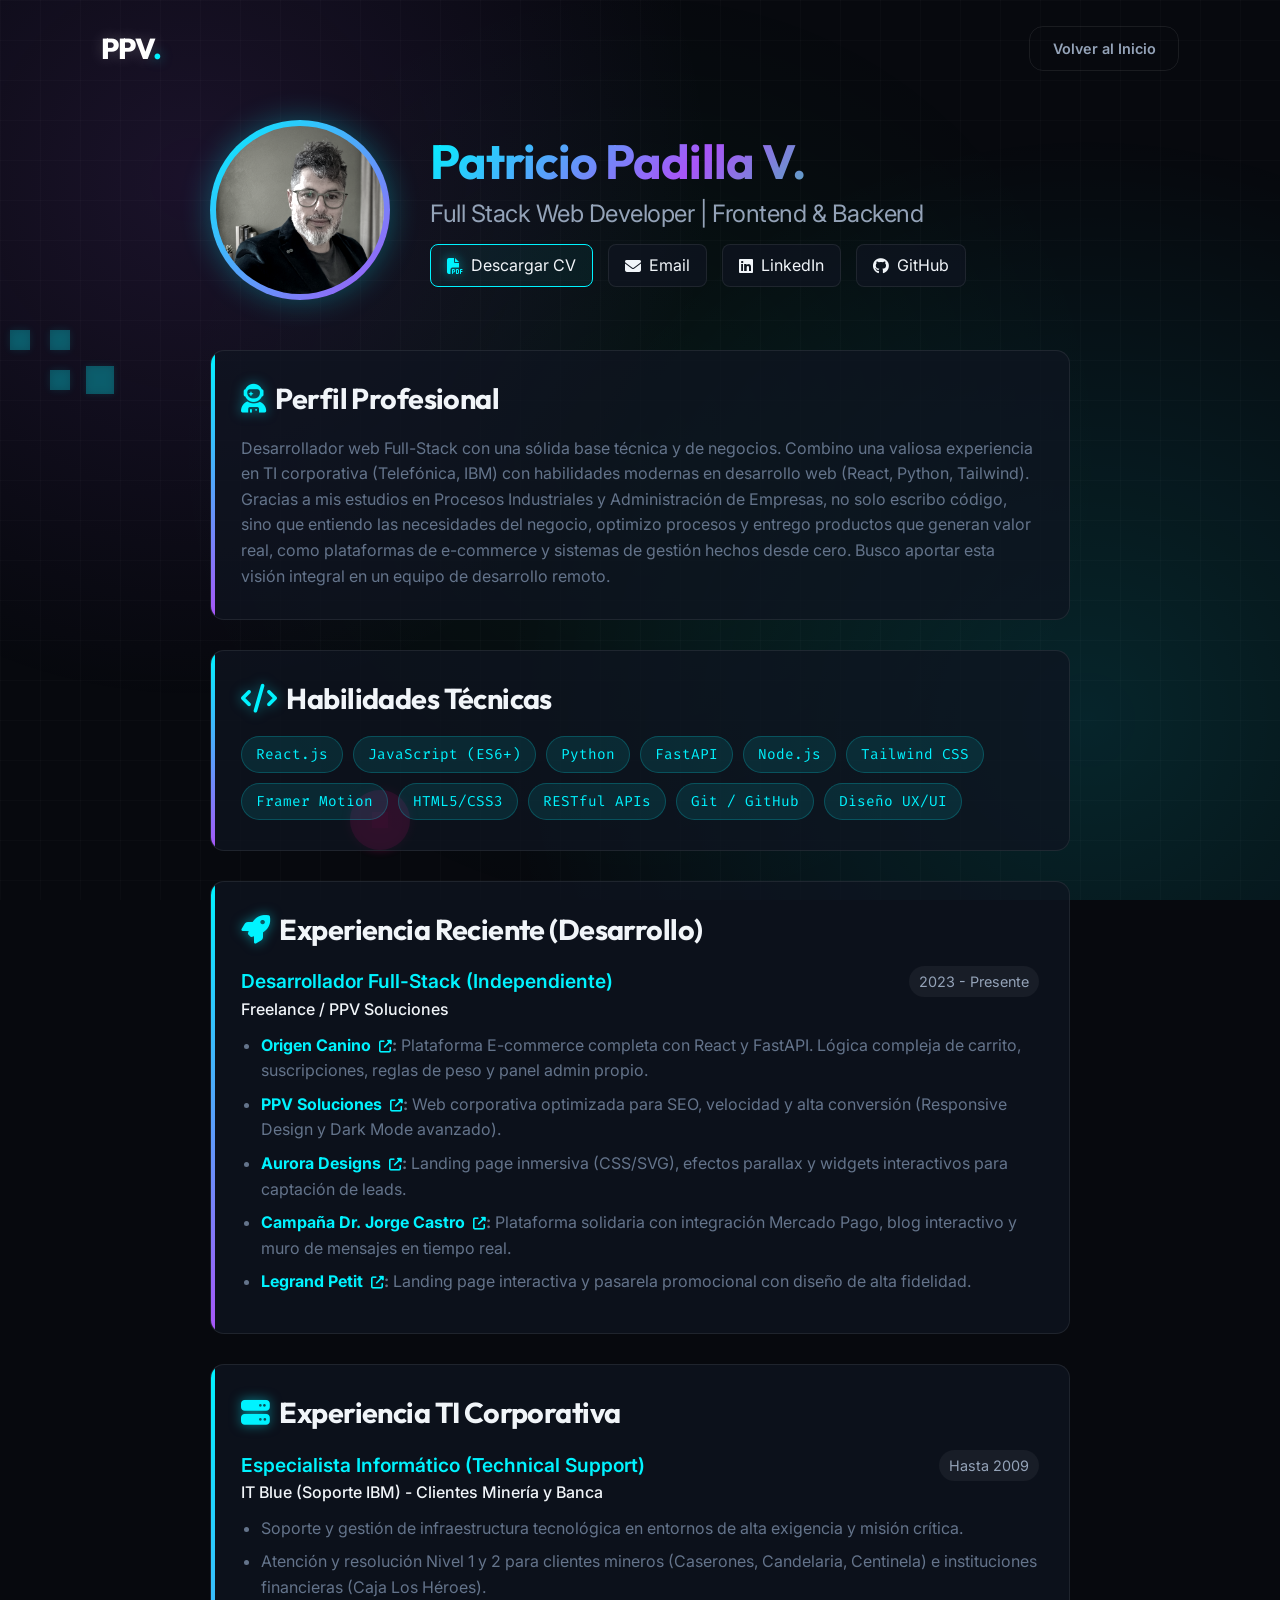
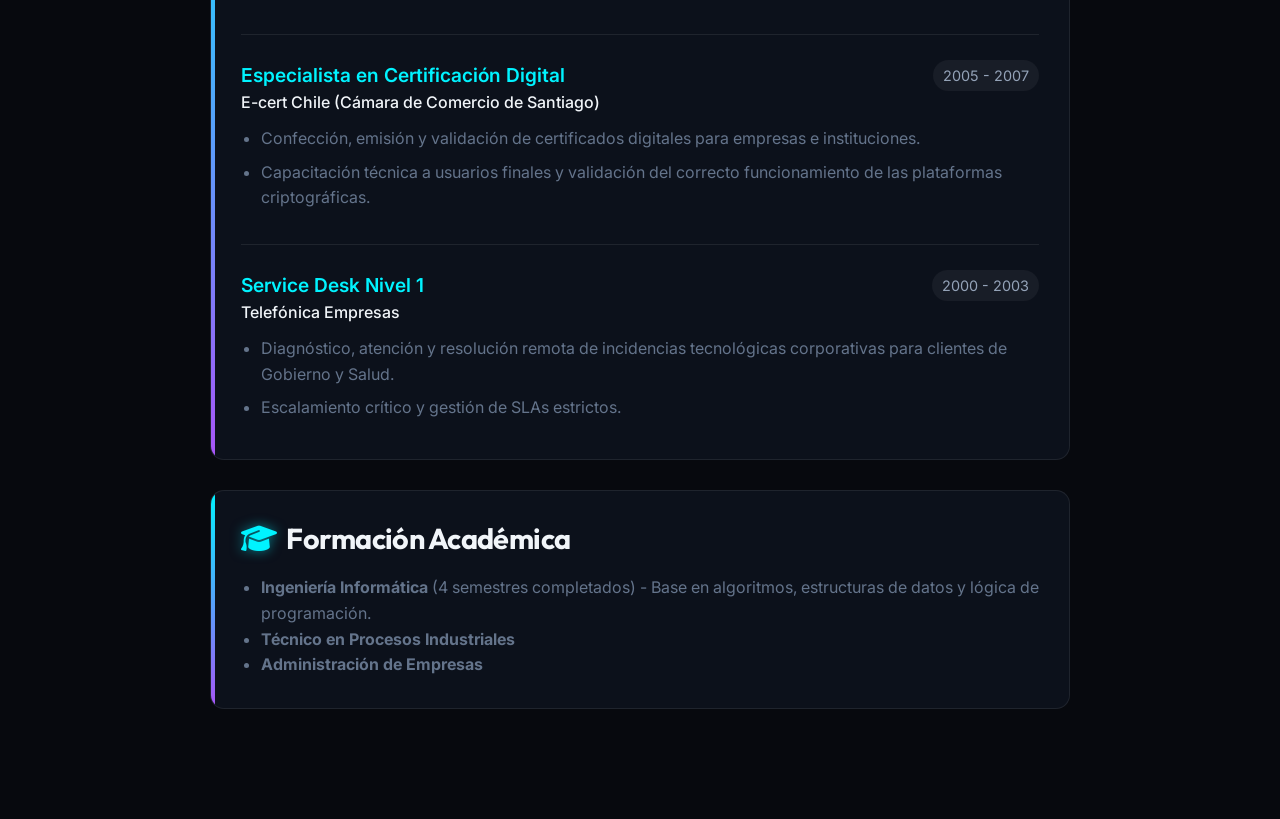
<file: cv.html>
<!DOCTYPE html>
<html lang="es">
<head>
  <meta charset="UTF-8">
  <meta name="viewport" content="width=device-width, initial-scale=1.0, maximum-scale=5.0">
  <title>Patricio Padilla | CV - Web Developer</title>
  
  <link rel="preconnect" href="https://fonts.googleapis.com">
  <link rel="preconnect" href="https://fonts.gstatic.com" crossorigin>
  <link href="https://fonts.googleapis.com/css2?family=Fira+Code:wght@400;500;600&family=Inter:wght@300;400;500;600;700&family=Outfit:wght@500;600;700;800&display=swap" rel="stylesheet">
  <link rel="stylesheet" href="https://cdnjs.cloudflare.com/ajax/libs/font-awesome/6.4.0/css/all.min.css">
  
  <link rel="stylesheet" href="styles.css">
  <style>
    /* CV Specific Styles */
    .cv-container {
      max-width: 900px;
      margin: 0 auto;
      padding: 120px 20px 80px;
    }
    .cv-header {
      display: flex;
      align-items: center;
      gap: 40px;
      margin-bottom: 50px;
      flex-wrap: wrap;
    }
    .profile-img-container {
      position: relative;
      width: 180px;
      height: 180px;
      border-radius: 50%;
      padding: 6px;
      background: linear-gradient(135deg, var(--neon-cyan), var(--neon-violet));
      box-shadow: 0 0 30px rgba(0, 243, 255, 0.3);
      animation: pulse-glow 3s infinite alternate;
    }
    @keyframes pulse-glow {
      0% { box-shadow: 0 0 20px rgba(0, 243, 255, 0.3); }
      100% { box-shadow: 0 0 40px rgba(168, 85, 247, 0.6); }
    }
    .profile-img {
      width: 100%;
      height: 100%;
      border-radius: 50%;
      object-fit: cover;
      background-color: var(--bg-dark);
      /* Make it cool: grayscale + high contrast, then color on hover */
      filter: grayscale(80%) contrast(1.2) brightness(1.1);
      transition: filter 0.5s ease;
    }
    .profile-img:hover {
      filter: grayscale(0%) contrast(1) brightness(1);
    }
    .cv-title h1 {
      font-size: 3rem;
      margin-bottom: 10px;
    }
    .cv-title h2 {
      font-size: 1.5rem;
      color: var(--text-muted);
      font-family: var(--font-main);
      font-weight: 400;
    }
    .contact-links {
      display: flex;
      gap: 15px;
      margin-top: 15px;
    }
    .contact-links a {
      color: var(--text-main);
      background: var(--bg-card);
      padding: 8px 16px;
      border-radius: var(--radius-sm);
      text-decoration: none;
      border: 1px solid var(--border-glass);
      transition: var(--transition);
      display: flex;
      align-items: center;
      gap: 8px;
    }
    .contact-links a:hover {
      border-color: var(--neon-cyan);
      box-shadow: 0 0 15px var(--border-glow);
      color: var(--neon-cyan);
    }
    
    .cv-section {
      background: var(--bg-card);
      border: 1px solid var(--border-glass);
      border-radius: var(--radius-md);
      padding: 30px;
      margin-bottom: 30px;
      position: relative;
      overflow: hidden;
    }
    .cv-section::before {
      content: '';
      position: absolute;
      top: 0; left: 0; width: 4px; height: 100%;
      background: linear-gradient(to bottom, var(--neon-cyan), var(--neon-violet));
    }
    .cv-section h3 {
      font-size: 1.8rem;
      margin-bottom: 20px;
      display: flex;
      align-items: center;
      gap: 10px;
    }
    
    .timeline-item {
      margin-bottom: 25px;
      padding-bottom: 25px;
      border-bottom: 1px solid var(--border-glass);
    }
    .timeline-item:last-child {
      margin-bottom: 0;
      padding-bottom: 0;
      border-bottom: none;
    }
    .timeline-header {
      display: flex;
      justify-content: space-between;
      align-items: flex-start;
      margin-bottom: 10px;
      flex-wrap: wrap;
    }
    .timeline-title {
      font-size: 1.2rem;
      font-weight: 600;
      color: var(--neon-cyan);
    }
    .timeline-company {
      font-weight: 500;
      color: var(--text-main);
    }
    .timeline-date {
      color: var(--text-muted);
      font-size: 0.9rem;
      background: rgba(255,255,255,0.05);
      padding: 4px 10px;
      border-radius: 20px;
    }
    .timeline-content ul {
      padding-left: 20px;
      color: var(--text-subtle);
    }
    .timeline-content li {
      margin-bottom: 8px;
    }
    
    .skills-grid {
      display: flex;
      flex-wrap: wrap;
      gap: 10px;
    }
    .skill-tag {
      background: rgba(0, 243, 255, 0.1);
      color: var(--neon-cyan);
      border: 1px solid rgba(0, 243, 255, 0.2);
      padding: 6px 14px;
      border-radius: 20px;
      font-family: var(--font-code);
      font-size: 0.9rem;
    }
    .skill-tag:hover {
      background: rgba(0, 243, 255, 0.2);
    }
    
    .project-link {
      color: var(--neon-cyan);
      text-decoration: none;
      transition: color 0.3s;
    }
    .project-link:hover {
      color: var(--neon-violet);
      text-decoration: underline;
      text-shadow: 0 0 8px rgba(168, 85, 247, 0.5);
    }
    .project-link i {
      font-size: 0.8em;
      margin-left: 4px;
    }
    
    @media print {
      body { background: white !important; color: black !important; }
      #main-header, #snake-bg, .contact-links { display: none !important; }
      .cv-container { padding: 20px !important; }
      .cv-section { border: 1px solid #ccc !important; box-shadow: none !important; }
      .text-gradient { background: none !important; color: black !important; -webkit-text-fill-color: black !important; }
      .text-cyan { color: #0056b3 !important; }
    }
    
    @media (max-width: 768px) {
      .cv-header { flex-direction: column; text-align: center; }
      .contact-links { justify-content: center; flex-wrap: wrap; }
    }
  </style>
</head>
<body>
  <!-- Background matches index.html -->
  <canvas id="snake-bg" style="position: fixed; top: 0; left: 0; width: 100vw; height: 100vh; z-index: 0; opacity: 0.7; pointer-events: none;"></canvas>

  <header id="main-header">
    <div class="nav-container-inner">
      <div class="container nav-content">
        <a href="/" class="logo" title="PPV Soluciones">
          <span class="logo-text">PPV<span class="text-cyan">.</span></span>
        </a>
        <a href="/" class="btn btn-outline" style="margin-left: auto;">Volver al Inicio</a>
      </div>
    </div>
  </header>

  <main class="cv-container">
    <div class="cv-header">
      <div class="profile-img-container">
        <img src="assets/patricio-cv.webp" alt="Patricio Padilla" class="profile-img">
      </div>
      <div class="cv-title">
        <h1 class="text-gradient">Patricio Padilla V.</h1>
        <h2>Full Stack Web Developer | Frontend & Backend</h2>
        <div class="contact-links">
          <a href="assets/Patricio_Padilla_CV.pdf" download style="border-color: var(--neon-cyan); background: rgba(0, 243, 255, 0.05);"><i class="fas fa-file-pdf text-cyan"></i> Descargar CV</a>
          <a href="mailto:legrandpetit@gmail.com"><i class="fas fa-envelope"></i> Email</a>
          <a href="https://www.linkedin.com/in/patricio-padilla-8835972b7" target="_blank"><i class="fab fa-linkedin"></i> LinkedIn</a>
          <a href="https://github.com/legrandpetit-source" target="_blank"><i class="fab fa-github"></i> GitHub</a>
        </div>
      </div>
    </div>

    <div class="cv-section">
      <h3><i class="fas fa-user-astronaut text-cyan"></i> Perfil Profesional</h3>
      <p style="color: var(--text-subtle);">Desarrollador web Full-Stack con una sólida base técnica y de negocios. Combino una valiosa experiencia en TI corporativa (Telefónica, IBM) con habilidades modernas en desarrollo web (React, Python, Tailwind). Gracias a mis estudios en Procesos Industriales y Administración de Empresas, no solo escribo código, sino que entiendo las necesidades del negocio, optimizo procesos y entrego productos que generan valor real, como plataformas de e-commerce y sistemas de gestión hechos desde cero. Busco aportar esta visión integral en un equipo de desarrollo remoto.</p>
    </div>

    <div class="cv-section">
      <h3><i class="fas fa-code text-cyan"></i> Habilidades Técnicas</h3>
      <div class="skills-grid">
        <span class="skill-tag">React.js</span>
        <span class="skill-tag">JavaScript (ES6+)</span>
        <span class="skill-tag">Python</span>
        <span class="skill-tag">FastAPI</span>
        <span class="skill-tag">Node.js</span>
        <span class="skill-tag">Tailwind CSS</span>
        <span class="skill-tag">Framer Motion</span>
        <span class="skill-tag">HTML5/CSS3</span>
        <span class="skill-tag">RESTful APIs</span>
        <span class="skill-tag">Git / GitHub</span>
        <span class="skill-tag">Diseño UX/UI</span>
      </div>
    </div>

    <div class="cv-section">
      <h3><i class="fas fa-rocket text-cyan"></i> Experiencia Reciente (Desarrollo)</h3>
      
      <div class="timeline-item">
        <div class="timeline-header">
          <div>
            <div class="timeline-title">Desarrollador Full-Stack (Independiente)</div>
            <div class="timeline-company">Freelance / PPV Soluciones</div>
          </div>
          <div class="timeline-date">2023 - Presente</div>
        </div>
        <div class="timeline-content">
          <ul>
            <li><strong><a href="https://origencanino.cl/" target="_blank" class="project-link">Origen Canino <i class="fas fa-external-link-alt"></i></a>:</strong> Plataforma E-commerce completa con React y FastAPI. Lógica compleja de carrito, suscripciones, reglas de peso y panel admin propio.</li>
            <li><strong><a href="https://www.ppvsoluciones.cl/" target="_blank" class="project-link">PPV Soluciones <i class="fas fa-external-link-alt"></i></a>:</strong> Web corporativa optimizada para SEO, velocidad y alta conversión (Responsive Design y Dark Mode avanzado).</li>
            <li><strong><a href="https://auroradesings.cl/" target="_blank" class="project-link">Aurora Designs <i class="fas fa-external-link-alt"></i></a>:</strong> Landing page inmersiva (CSS/SVG), efectos parallax y widgets interactivos para captación de leads.</li>
            <li><strong><a href="https://jorgecastromdv.cl/" target="_blank" class="project-link">Campaña Dr. Jorge Castro <i class="fas fa-external-link-alt"></i></a>:</strong> Plataforma solidaria con integración Mercado Pago, blog interactivo y muro de mensajes en tiempo real.</li>
            <li><strong><a href="https://www.legrandpetit.cl/" target="_blank" class="project-link">Legrand Petit <i class="fas fa-external-link-alt"></i></a>:</strong> Landing page interactiva y pasarela promocional con diseño de alta fidelidad.</li>
          </ul>
        </div>
      </div>
    </div>

    <div class="cv-section">
      <h3><i class="fas fa-server text-cyan"></i> Experiencia TI Corporativa</h3>
      
      <div class="timeline-item">
        <div class="timeline-header">
          <div>
            <div class="timeline-title">Especialista Informático (Technical Support)</div>
            <div class="timeline-company">IT Blue (Soporte IBM) - Clientes Minería y Banca</div>
          </div>
          <div class="timeline-date">Hasta 2009</div>
        </div>
        <div class="timeline-content">
          <ul>
            <li>Soporte y gestión de infraestructura tecnológica en entornos de alta exigencia y misión crítica.</li>
            <li>Atención y resolución Nivel 1 y 2 para clientes mineros (Caserones, Candelaria, Centinela) e instituciones financieras (Caja Los Héroes).</li>
          </ul>
        </div>
      </div>

      <div class="timeline-item">
        <div class="timeline-header">
          <div>
            <div class="timeline-title">Especialista en Certificación Digital</div>
            <div class="timeline-company">E-cert Chile (Cámara de Comercio de Santiago)</div>
          </div>
          <div class="timeline-date">2005 - 2007</div>
        </div>
        <div class="timeline-content">
          <ul>
            <li>Confección, emisión y validación de certificados digitales para empresas e instituciones.</li>
            <li>Capacitación técnica a usuarios finales y validación del correcto funcionamiento de las plataformas criptográficas.</li>
          </ul>
        </div>
      </div>

      <div class="timeline-item">
        <div class="timeline-header">
          <div>
            <div class="timeline-title">Service Desk Nivel 1</div>
            <div class="timeline-company">Telefónica Empresas</div>
          </div>
          <div class="timeline-date">2000 - 2003</div>
        </div>
        <div class="timeline-content">
          <ul>
            <li>Diagnóstico, atención y resolución remota de incidencias tecnológicas corporativas para clientes de Gobierno y Salud.</li>
            <li>Escalamiento crítico y gestión de SLAs estrictos.</li>
          </ul>
        </div>
      </div>
    </div>

    <div class="cv-section">
      <h3><i class="fas fa-graduation-cap text-cyan"></i> Formación Académica</h3>
      <div class="timeline-item" style="border: none; padding: 0; margin: 0;">
        <ul style="padding-left: 20px; color: var(--text-subtle);">
          <li><strong>Ingeniería Informática</strong> (4 semestres completados) - Base en algoritmos, estructuras de datos y lógica de programación.</li>
          <li><strong>Técnico en Procesos Industriales</strong></li>
          <li><strong>Administración de Empresas</strong></li>
        </ul>
      </div>
    </div>

  </main>
  
  <script src="app_core.js"></script>
</body>
</html>
</file>
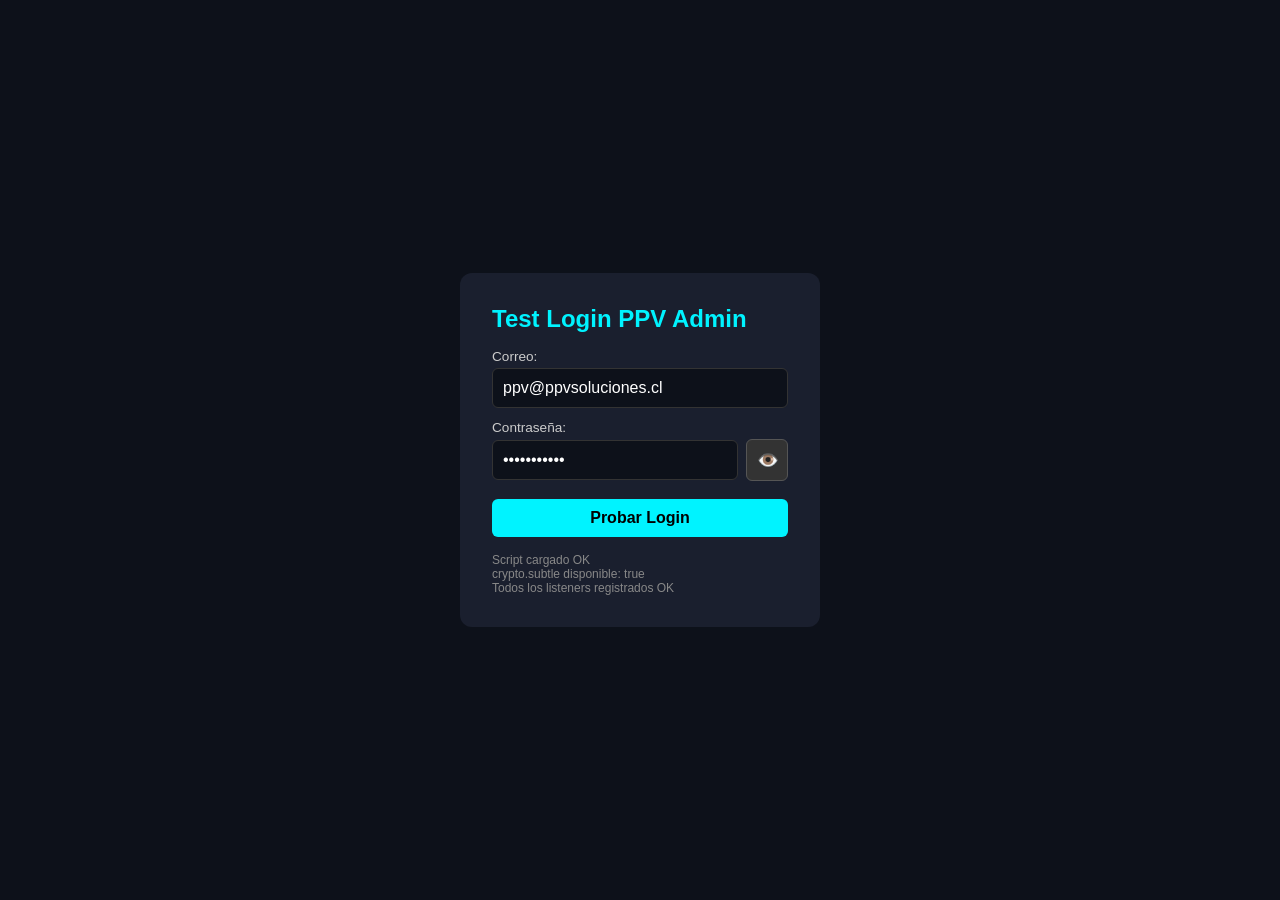
<file: admin/test-login.html>
<!--email_off-->
<!DOCTYPE html>
<html lang="es">
<head>
  <meta charset="UTF-8">
  <meta name="viewport" content="width=device-width, initial-scale=1.0">
  <title>PPV - Test Login</title>
  <style>
    * { margin: 0; padding: 0; box-sizing: border-box; }
    body { background: #0d111a; color: #fff; font-family: sans-serif; display: flex; align-items: center; justify-content: center; min-height: 100vh; }
    .box { background: #1a1f2e; padding: 2rem; border-radius: 12px; width: 360px; }
    h2 { margin-bottom: 1rem; color: #00f3ff; }
    label { display: block; margin-bottom: 4px; font-size: 0.85rem; color: #ccc; }
    input { width: 100%; padding: 10px; margin-bottom: 12px; border: 1px solid #333; border-radius: 6px; background: #0d111a; color: #fff; font-size: 1rem; }
    button { width: 100%; padding: 10px; border: none; border-radius: 6px; background: #00f3ff; color: #000; font-weight: 700; cursor: pointer; font-size: 1rem; }
    button:hover { background: #00c4cc; }
    .pass-row { display: flex; gap: 8px; align-items: center; }
    .pass-row input { flex: 1; margin-bottom: 0; }
    .eye-btn { background: #333; border: 1px solid #555; color: #fff; width: 42px; height: 42px; border-radius: 6px; cursor: pointer; font-size: 1.1rem; }
    #result { margin-top: 1rem; padding: 10px; border-radius: 6px; display: none; font-size: 0.9rem; }
    .ok { background: rgba(0,200,100,0.2); border: 1px solid #00c864; color: #00ff7f; }
    .err { background: rgba(255,0,80,0.2); border: 1px solid #ff0050; color: #ff6b9d; }
    #debug { margin-top: 1rem; font-size: 0.75rem; color: #888; white-space: pre-wrap; max-height: 200px; overflow-y: auto; }
  </style>
</head>
<body>
  <div class="box">
    <h2>Test Login PPV Admin</h2>
    <form id="testForm">
      <label>Correo:</label>
      <input type="email" id="testEmail" placeholder="ppv@ppvsoluciones.cl" value="ppv@ppvsoluciones.cl">
      
      <label>Contraseña:</label>
      <div class="pass-row">
        <input type="password" id="testPass" placeholder="contraseña" value="axeappv3878">
        <button type="button" class="eye-btn" id="eyeBtn">👁️</button>
      </div>
      <br>
      <button type="submit">Probar Login</button>
    </form>
    <div id="result"></div>
    <div id="debug"></div>
  </div>

  <script>
    const debug = document.getElementById('debug');
    function log(msg) {
      debug.textContent += msg + '\n';
      console.log('[TEST]', msg);
    }

    log('Script cargado OK');
    log('crypto.subtle disponible: ' + (!!window.crypto && !!window.crypto.subtle));

    // Eye toggle
    document.getElementById('eyeBtn').addEventListener('click', function(e) {
      e.preventDefault();
      const p = document.getElementById('testPass');
      if (p.type === 'password') {
        p.type = 'text';
        this.textContent = '🙈';
      } else {
        p.type = 'password';
        this.textContent = '👁️';
      }
      log('Toggle ojo OK - tipo ahora: ' + p.type);
    });

    // Hash function
    async function sha256(str) {
      const buf = await crypto.subtle.digest('SHA-256', new TextEncoder().encode(str));
      return Array.from(new Uint8Array(buf)).map(b => b.toString(16).padStart(2, '0')).join('');
    }

    // Login test
    document.getElementById('testForm').addEventListener('submit', async function(e) {
      e.preventDefault();
      const res = document.getElementById('result');
      const email = document.getElementById('testEmail').value.trim().toLowerCase();
      const pass = document.getElementById('testPass').value.trim();

      log('Email ingresado: ' + email);
      log('Pass length: ' + pass.length);

      try {
        const eHash = await sha256(email);
        const pHash = await sha256(pass);

        log('Email hash: ' + eHash);
        log('Pass hash: ' + pHash);

        const expectedEmail = '508c6735f8ffe8058d263f1d92a453ba6265384efd0f4f1e85647955348098ed';
        const expectedPass = 'c6902c662d2eddc4ae380748506f9ee26a600b3a6a685eafd4fb1ff11a418efb';

        log('Email hash match: ' + (eHash === expectedEmail));
        log('Pass hash match: ' + (pHash === expectedPass));

        const directMatch = (email === 'ppv@ppvsoluciones.cl' && pass === 'axeappv3878');
        log('Direct match: ' + directMatch);

        if (eHash === expectedEmail && pHash === expectedPass) {
          res.className = 'ok';
          res.textContent = '✅ LOGIN CORRECTO - Hashes coinciden perfectamente';
          res.style.display = 'block';
        } else if (directMatch) {
          res.className = 'ok';
          res.textContent = '✅ LOGIN CORRECTO - Match directo';
          res.style.display = 'block';
        } else {
          res.className = 'err';
          res.textContent = '❌ Credenciales no coinciden';
          res.style.display = 'block';
        }
      } catch(err) {
        log('ERROR: ' + err.message);
        res.className = 'err';
        res.textContent = '❌ Error: ' + err.message;
        res.style.display = 'block';
      }
    });

    log('Todos los listeners registrados OK');
  </script>
</body>
<!--/email_off-->
</html>
</file>
<file: styles.css>
/* ==========================================================================
   PORTAFOLIO DE AUTOMATIZACIÓN & DESARROLLO - ESTILOS CYBERPUNK / GLASSMORPHISM
   ========================================================================== */

:root {
  --bg-dark: #07090e;
  --bg-card: rgba(15, 20, 32, 0.75);
  --bg-card-hover: rgba(22, 29, 46, 0.85);
  --bg-elevated: #111625;
  
  --neon-cyan: #00f3ff;
  --neon-violet: #a855f7;
  --neon-emerald: #00ff88;
  --neon-pink: #ff007f;
  --neon-amber: #ffb703;
  
  --text-main: #f1f5f9;
  --text-muted: #94a3b8;
  --text-subtle: #64748b;
  
  --border-glow: rgba(0, 243, 255, 0.2);
  --border-glass: rgba(255, 255, 255, 0.08);
  
  --font-main: 'Inter', system-ui, -apple-system, sans-serif;
  --font-heading: 'Outfit', sans-serif;
  --font-code: 'Fira Code', monospace;

  --transition: all 0.3s cubic-bezier(0.4, 0, 0.2, 1);
  --radius-sm: 8px;
  --radius-md: 14px;
  --radius-lg: 20px;
}

* {
  margin: 0;
  padding: 0;
  box-sizing: border-box;
}

html {
  scroll-behavior: smooth;
  font-size: 16px;
}

body {
  background-color: var(--bg-dark);
  color: var(--text-main);
  font-family: var(--font-main);
  line-height: 1.6;
  overflow-x: hidden;
  position: relative;
  min-height: 100vh;
}

/* Background Cyber Grid & Gradient Orbs */
body::before {
  content: '';
  position: fixed;
  top: 0;
  left: 0;
  width: 100vw;
  height: 100vh;
  background: 
    radial-gradient(circle at 15% 20%, rgba(168, 85, 247, 0.12) 0%, transparent 40%),
    radial-gradient(circle at 85% 80%, rgba(0, 243, 255, 0.12) 0%, transparent 45%),
    radial-gradient(circle at 50% 50%, rgba(0, 255, 136, 0.05) 0%, transparent 60%);
  z-index: -2;
  pointer-events: none;
}

body::after {
  content: '';
  position: fixed;
  top: 0;
  left: 0;
  width: 100vw;
  height: 100vh;
  background-image: linear-gradient(rgba(255, 255, 255, 0.02) 1px, transparent 1px),
                    linear-gradient(90deg, rgba(255, 255, 255, 0.02) 1px, transparent 1px);
  background-size: 40px 40px;
  z-index: -1;
  pointer-events: none;
}



/* Typography Utilities */
h1, h2, h3, h4, h5 {
  font-family: var(--font-heading);
  letter-spacing: -0.02em;
  line-height: 1.2;
}

.text-gradient {
  background: linear-gradient(135deg, var(--neon-cyan) 0%, var(--neon-violet) 50%, var(--neon-emerald) 100%);
  -webkit-background-clip: text;
  -webkit-text-fill-color: transparent;
}

.text-cyan { color: var(--neon-cyan); }
.text-violet { color: var(--neon-violet); }
.text-emerald { color: var(--neon-emerald); }

/* Layout Structure */
.container {
  width: 92%;
  max-width: 1240px;
  margin: 0 auto;
  padding: 0 0.8rem;
}

section {
  padding: 3rem 0;
  position: relative;
}

/* Header & Navigation */
header {
  position: fixed;
  top: 0;
  left: 0;
  width: 100%;
  z-index: 10000;
  background: transparent;
  padding: 15px 0;
  transition: all 0.4s cubic-bezier(0.4, 0, 0.2, 1);
}

.nav-container-inner {
  background: transparent;
  border: 1px solid transparent;
  border-radius: 40px;
  box-shadow: none;
  transition: all 0.4s cubic-bezier(0.4, 0, 0.2, 1);
  width: 100%;
  max-width: 1200px;
  margin: 0 auto;
}

header.scrolled {
  top: 10px;
  padding: 0;
}

header.scrolled .nav-container-inner {
  background: rgba(13, 17, 26, 0.95);
  backdrop-filter: blur(25px);
  -webkit-backdrop-filter: blur(25px);
  width: 95%;
  max-width: 900px;
  border-radius: 40px;
  border: 1px solid rgba(255, 255, 255, 0.08);
  box-shadow: 0 15px 40px rgba(0, 0, 0, 0.9);
  padding: 0 5px;
}

.nav-content {
  display: flex;
  justify-content: space-between;
  align-items: center;
  height: 65px;
  width: 100%;
  padding: 0 1.5rem;
}

.logo {
  display: flex;
  align-items: center;
  text-decoration: none;
  flex-shrink: 0;
  margin-right: 0.5rem;
}

.logo-text {
  font-family: var(--font-heading);
  font-size: 1.8rem;
  font-weight: 800;
  color: #ffffff !important;
  letter-spacing: -1px;
  text-shadow: 0 0 15px rgba(255,255,255,0.2);
  animation: glowPulse 2.5s infinite alternate;
}

@keyframes glowPulse {
  0% { text-shadow: 0 0 10px rgba(255,255,255,0.1), 0 0 20px rgba(0,243,255,0.1); }
  100% { text-shadow: 0 0 15px rgba(255,255,255,0.4), 0 0 30px rgba(0,243,255,0.5); }
}

.text-cyan {
  color: var(--neon-cyan) !important;
  text-shadow: 0 0 12px rgba(0, 243, 255, 0.5);
}

.logo-badge {
  display: none;
}

.nav-links {
  display: flex;
  gap: 0.75rem;
  list-style: none;
  justify-content: center;
  align-items: center;
  flex: 1;
  margin: 0 1rem;
}

.nav-links a {
  color: var(--text-muted);
  text-decoration: none;
  font-size: 0.78rem;
  font-weight: 600;
  transition: var(--transition);
  position: relative;
  white-space: nowrap;
}

.nav-links a:hover, .nav-links a.active {
  color: var(--neon-cyan);
  text-shadow: 0 0 10px rgba(0, 243, 255, 0.5);
}

.nav-links a::after {
  content: '';
  position: absolute;
  bottom: -4px;
  left: 0;
  width: 0%;
  height: 2px;
  background: var(--neon-cyan);
  transition: var(--transition);
  box-shadow: 0 0 10px var(--neon-cyan);
}

.nav-links a:hover::after, .nav-links a.active::after {
  width: 100%;
}

/* Dropdown */
.dropdown {
  position: relative;
}

.dropdown-icon {
  margin-left: 4px;
  font-size: 0.8em;
  transition: transform 0.3s ease;
}

.dropdown:hover .dropdown-icon {
  transform: rotate(180deg);
}

.dropdown-menu {
  position: absolute;
  top: 100%;
  left: 50%;
  transform: translateX(-50%) translateY(10px);
  background: rgba(10, 15, 25, 0.95);
  backdrop-filter: blur(15px);
  -webkit-backdrop-filter: blur(15px);
  border: 1px solid rgba(0, 243, 255, 0.2);
  border-radius: 12px;
  list-style: none;
  padding: 10px 0;
  min-width: 230px;
  opacity: 0;
  visibility: hidden;
  transition: all 0.3s cubic-bezier(0.4, 0, 0.2, 1);
  box-shadow: 0 15px 35px rgba(0,0,0,0.5);
}

.dropdown:hover .dropdown-menu {
  opacity: 1;
  visibility: visible;
  transform: translateX(-50%) translateY(0);
}

.dropdown-menu li {
  margin: 0;
  padding: 0;
}

.dropdown-menu a {
  display: block;
  padding: 10px 20px;
  text-align: left;
  font-size: 0.85rem;
}

.dropdown-menu a::after {
  display: none;
}

.dropdown-menu a:hover {
  background: rgba(0, 243, 255, 0.05);
}

.nav-actions {
  display: flex;
  align-items: center;
  gap: 12px;
  flex-shrink: 0;
  margin-left: 0;
}

.status-pill {
  display: inline-flex;
  align-items: center;
  gap: 8px;
  background: transparent !important;
  border: none !important;
  color: var(--neon-emerald);
  padding: 6px 2px;
  border-radius: 0;
  font-family: var(--font-heading);
  font-size: 0.85rem;
  font-weight: 700;
  letter-spacing: 0.02em;
  box-shadow: none !important;
  transition: var(--transition);
  user-select: none;
  white-space: nowrap;
}

.status-pill:hover {
  background: transparent !important;
  box-shadow: none !important;
  transform: translateY(-1px);
}

/* Tema Ámbar / Amarillo (Pocos Cupos) */
.status-pill.theme-amber {
  color: var(--neon-amber);
}
.status-pill.theme-amber .pulse-dot {
  background-color: var(--neon-amber);
  box-shadow: 0 0 8px var(--neon-amber);
}
.status-pill.theme-amber .pulse-dot::after {
  border-color: var(--neon-amber);
}

/* Tema Rosa / Rojo (No Disponible / Agenda Llena) */
.status-pill.theme-pink {
  color: var(--neon-pink);
}
.status-pill.theme-pink .pulse-dot {
  background-color: var(--neon-pink);
  box-shadow: 0 0 8px var(--neon-pink);
}
.status-pill.theme-pink .pulse-dot::after {
  border-color: var(--neon-pink);
}

/* Tema Cían / Azul (En Desarrollo) */
.status-pill.theme-cyan {
  color: var(--neon-cyan);
}
.status-pill.theme-cyan .pulse-dot {
  background-color: var(--neon-cyan);
  box-shadow: 0 0 8px var(--neon-cyan);
}
.status-pill.theme-cyan .pulse-dot::after {
  border-color: var(--neon-cyan);
}

.pulse-dot {
  position: relative;
  width: 8px;
  height: 8px;
  background-color: var(--neon-emerald);
  border-radius: 50%;
  box-shadow: 0 0 8px var(--neon-emerald);
}

.pulse-dot::after {
  content: '';
  position: absolute;
  top: -4px;
  left: -4px;
  right: -4px;
  bottom: -4px;
  border: 2px solid var(--neon-emerald);
  border-radius: 50%;
  animation: pulse-aura 2.2s infinite ease-out;
  opacity: 0.8;
}

@keyframes pulse-aura {
  0% {
    transform: scale(0.6);
    opacity: 0.9;
  }
  100% {
    transform: scale(2.2);
    opacity: 0;
  }
}

/* Maintainer Tabs & Login in Admin Modal */
.maintainer-tabs {
  display: flex;
  gap: 8px;
  border-bottom: 1px solid var(--border-glass);
  margin-bottom: 1.2rem;
  padding-bottom: 4px;
}

.maintainer-tab-btn {
  background: rgba(255, 255, 255, 0.03);
  border: 1px solid var(--border-glass);
  color: var(--text-muted);
  padding: 8px 16px;
  border-radius: 8px 8px 0 0;
  font-size: 0.85rem;
  font-weight: 600;
  cursor: pointer;
  transition: var(--transition);
}

.maintainer-tab-btn.active {
  background: rgba(0, 243, 255, 0.15);
  border-color: var(--neon-cyan);
  color: var(--neon-cyan);
}

.maintainer-panel {
  display: none;
}

.maintainer-panel.active {
  display: block;
}

.maintainer-form-box {
  background: rgba(18, 24, 38, 0.9);
  border: 1px solid var(--border-glow);
  padding: 1rem;
  border-radius: var(--radius-md);
  margin-bottom: 1.2rem;
}

/* Industry Solution Finder Section */
.industry-selector {
  display: flex;
  justify-content: center;
  gap: 10px;
  flex-wrap: wrap;
  margin-bottom: 1.5rem;
}

.industry-chip {
  background: rgba(13, 17, 26, 0.6);
  border: none;
  backdrop-filter: blur(8px);
  -webkit-backdrop-filter: blur(8px);
  color: var(--text-main);
  padding: 8px 16px;
  border-radius: 50px;
  font-size: 0.85rem;
  font-weight: 600;
  cursor: pointer;
  transition: var(--transition);
  display: flex;
  align-items: center;
  gap: 8px;
  box-shadow: inset 0 1px 0 rgba(255, 255, 255, 0.05), 0 4px 10px rgba(0, 0, 0, 0.3);
}

.industry-chip:hover, .industry-chip.active {
  background: rgba(0, 243, 255, 0.1);
  color: var(--neon-cyan);
  box-shadow: inset 0 1px 0 rgba(0, 243, 255, 0.3), 0 8px 20px rgba(0, 0, 0, 0.4);
  transform: translateY(-2px);
}

.industry-search-box {
  display: flex;
  gap: 10px;
  max-width: 600px;
  margin: 0 auto 2rem auto;
  align-items: center;
}

.industry-search-box input {
  background: rgba(13, 17, 26, 0.5);
  border: none;
  box-shadow: inset 0 2px 5px rgba(0,0,0,0.5), 0 0 0 1px rgba(255,255,255,0.05);
  color: #fff;
  transition: var(--transition);
}

.industry-search-box input:focus {
  box-shadow: inset 0 2px 5px rgba(0,0,0,0.5), 0 0 0 1px var(--neon-cyan), 0 0 15px rgba(0, 243, 255, 0.2);
  outline: none;
}

.industry-result-card {
  background: rgba(13, 17, 26, 0.5);
  border: none;
  border-radius: var(--radius-lg);
  padding: 2rem;
  box-shadow: inset 0 2px 0 var(--neon-cyan), 0 15px 40px rgba(0, 0, 0, 0.6);
  position: relative;
  overflow: hidden;
  backdrop-filter: blur(12px);
  -webkit-backdrop-filter: blur(12px);
}

.industry-features-list {
  display: grid;
  grid-template-columns: repeat(auto-fit, minmax(260px, 1fr));
  gap: 1.2rem;
  margin: 1.5rem 0;
}

.feature-item-box {
  background: rgba(255, 255, 255, 0.03);
  border: 1px solid var(--border-glass);
  padding: 1rem;
  border-radius: var(--radius-md);
  display: flex;
  align-items: flex-start;
  gap: 12px;
}

.feature-item-box i {
  font-size: 1.3rem;
  color: var(--neon-cyan);
  margin-top: 3px;
}

/* Autofill Overrides for Chrome / Firefox / Safari */
input:-webkit-autofill,
input:-webkit-autofill:hover, 
input:-webkit-autofill:focus, 
input:-webkit-autofill:active {
  -webkit-box-shadow: 0 0 0 30px #0d111a inset !important;
  -webkit-text-fill-color: #ffffff !important;
  caret-color: var(--neon-cyan) !important;
  transition: background-color 5000s ease-in-out 0s;
}

/* Password Visibility Toggle Eye Icon */
.pass-wrapper {
  position: relative;
  display: flex;
  align-items: center;
  width: 100%;
}

.pass-wrapper input {
  padding-right: 2.8rem !important;
  width: 100%;
}

.btn-toggle-pass {
  position: absolute;
  right: 8px;
  top: 50%;
  transform: translateY(-50%);
  background: transparent !important;
  border: none !important;
  color: var(--text-muted);
  font-size: 1.1rem;
  cursor: pointer;
  padding: 6px 10px;
  transition: var(--transition);
  z-index: 10;
  display: flex;
  align-items: center;
  justify-content: center;
  outline: none;
}

.btn-toggle-pass:hover,
.btn-toggle-pass.active {
  color: var(--neon-cyan) !important;
}

/* Admin Login Modal Styles */
.login-box {
  background: rgba(13, 17, 26, 0.95);
  border: 1px solid var(--border-glow);
  border-radius: var(--radius-lg);
  padding: 2.2rem;
  max-width: 420px;
  width: 100%;
  box-shadow: 0 20px 60px rgba(0, 0, 0, 0.9);
  position: relative;
}



.login-header {
  text-align: center;
  margin-bottom: 1.8rem;
}

.login-header i {
  font-size: 2.5rem;
  color: var(--neon-cyan);
  margin-bottom: 0.5rem;
  filter: drop-shadow(0 0 10px rgba(0, 243, 255, 0.5));
}

.login-error-alert {
  background: rgba(255, 0, 127, 0.15);
  border: 1px solid var(--neon-pink);
  color: #ff4d94;
  padding: 0.6rem 1rem;
  border-radius: var(--radius-sm);
  font-size: 0.82rem;
  margin-bottom: 1.2rem;
  display: none;
  align-items: center;
  gap: 8px;
}



.pulse-dot {
  width: 7px;
  height: 7px;
  background-color: var(--neon-emerald);
  border-radius: 50%;
  box-shadow: 0 0 10px var(--neon-emerald);
  animation: pulse 2s infinite;
}

@keyframes pulse {
  0% { transform: scale(0.95); box-shadow: 0 0 0 0 rgba(0, 255, 136, 0.7); }
  70% { transform: scale(1); box-shadow: 0 0 0 8px rgba(0, 255, 136, 0); }
  100% { transform: scale(0.95); box-shadow: 0 0 0 0 rgba(0, 255, 136, 0); }
}

/* Glassmorphism Cards */
.glass-card {
  background: var(--bg-card);
  border: 1px solid var(--border-glow);
  backdrop-filter: blur(12px);
  -webkit-backdrop-filter: blur(12px);
  border-radius: var(--radius-md);
  padding: 1.3rem;
  transition: var(--transition);
  position: relative;
  overflow: hidden;
}

.glass-card:hover {
  background: var(--bg-card-hover);
  border-color: rgba(0, 243, 255, 0.4);
  box-shadow: 0 8px 24px -8px rgba(0, 243, 255, 0.15);
  transform: translateY(-2px);
}

.format-card {
  background: rgba(13, 17, 26, 0.5);
  border: none;
  backdrop-filter: blur(16px);
  -webkit-backdrop-filter: blur(16px);
  border-radius: var(--radius-md);
  padding: 1.5rem;
  transition: var(--transition);
  position: relative;
  overflow: hidden;
  box-shadow: inset 0 1px 0 rgba(255, 255, 255, 0.05), 0 10px 30px rgba(0, 0, 0, 0.5);
}

.format-card:hover {
  background: rgba(13, 17, 26, 0.8);
  transform: translateY(-5px);
  box-shadow: inset 0 1px 0 rgba(255, 255, 255, 0.1), 0 15px 35px rgba(0, 0, 0, 0.6);
}

/* Buttons */
.btn {
  display: inline-flex;
  align-items: center;
  justify-content: center;
  gap: 8px;
  padding: 0.65rem 1.4rem;
  border-radius: var(--radius-md);
  font-size: 0.9rem;
  font-weight: 600;
  cursor: pointer;
  text-decoration: none;
  transition: var(--transition);
  border: none;
  outline: none;
}

.btn-primary {
  background: linear-gradient(135deg, var(--neon-cyan), #00b4d8);
  color: #050b14;
  box-shadow: 0 0 15px rgba(0, 243, 255, 0.3);
  font-weight: 700;
}

.btn-primary:hover {
  box-shadow: 0 0 25px rgba(0, 243, 255, 0.6);
  transform: translateY(-2px);
}

.btn-secondary {
  background: rgba(168, 85, 247, 0.15);
  border: 1px solid rgba(168, 85, 247, 0.4);
  color: var(--text-main);
}

.btn-secondary:hover {
  background: rgba(168, 85, 247, 0.3);
  border-color: var(--neon-violet);
  box-shadow: 0 0 15px rgba(168, 85, 247, 0.3);
  transform: translateY(-2px);
}

.btn-outline {
  background: transparent;
  border: 1px solid var(--border-glass);
  color: var(--text-muted);
}

.btn-outline:hover {
  border-color: var(--neon-cyan);
  color: var(--neon-cyan);
}

/* Hero Section */
.hero {
  padding-top: 6.2rem;
  padding-bottom: 2.5rem;
  min-height: auto;
  display: flex;
  align-items: center;
}

.hero-grid {
  display: grid;
  grid-template-columns: 1.2fr 0.8fr;
  gap: 2rem;
  align-items: center;
}

.hero-text {
  animation: levitate 6s ease-in-out infinite;
  position: relative;
}

.hero-text::before {
  content: '';
  position: absolute;
  top: -20%; left: -20%; right: -20%; bottom: -20%;
  background: radial-gradient(circle at center, rgba(0, 243, 255, 0.05) 0%, transparent 70%);
  z-index: -1;
  border-radius: 50%;
  filter: blur(40px);
}

@keyframes levitate {
  0% { transform: translateY(0); }
  50% { transform: translateY(-10px); }
  100% { transform: translateY(0); }
}

.hero-tag {
  display: inline-flex;
  align-items: center;
  gap: 8px;
  background: rgba(168, 85, 247, 0.1);
  border: 1px solid rgba(168, 85, 247, 0.3);
  color: var(--neon-violet);
  padding: 4px 14px;
  border-radius: 50px;
  font-size: 0.8rem;
  font-weight: 600;
  margin-bottom: 1rem;
}

.hero h1 {
  font-size: 2.8rem;
  font-weight: 800;
  margin-bottom: 0.8rem;
  letter-spacing: -0.03em;
}

.hero p {
  font-size: 1.05rem;
  color: var(--text-muted);
  margin-bottom: 1.4rem;
  max-width: 600px;
}

.hero-ctas {
  display: flex;
  gap: 0.8rem;
  flex-wrap: wrap;
  margin-bottom: 1.5rem;
}

.hero-stats {
  display: flex;
  gap: 2rem;
  padding-top: 1.2rem;
  border-top: 1px solid var(--border-glass);
}


.stat-number {
  font-family: var(--font-heading);
  font-size: 1.8rem;
  font-weight: 800;
  color: var(--neon-cyan);
}

.stat-label {
  font-size: 0.85rem;
  color: var(--text-muted);
}

/* Code Card in Hero */
.terminal-window {
  background: #0d111a;
  border: 1px solid var(--border-glow);
  border-radius: var(--radius-md);
  box-shadow: 0 20px 40px rgba(0, 0, 0, 0.6);
  overflow: hidden;
}

.terminal-header {
  background: #161b26;
  padding: 10px 16px;
  display: flex;
  align-items: center;
  gap: 8px;
  border-bottom: 1px solid var(--border-glass);
}

.terminal-dot {
  width: 12px;
  height: 12px;
  border-radius: 50%;
}

.dot-red { background-color: #ff5f56; }
.dot-yellow { background-color: #ffbd2e; }
.dot-green { background-color: #27c93f; }

.terminal-title {
  margin-left: auto;
  font-size: 0.8rem;
  color: var(--text-subtle);
  font-family: var(--font-code);
}

.terminal-body {
  padding: 1.5rem;
  font-family: var(--font-code);
  font-size: 0.9rem;
  color: #e2e8f0;
  line-height: 1.7;
}

/* Section Header */
.section-header {
  text-align: center;
  max-width: 700px;
  margin: 0 auto 2rem auto;
}

.section-subtitle {
  color: var(--neon-cyan);
  font-size: 0.8rem;
  font-weight: 700;
  text-transform: uppercase;
  letter-spacing: 0.1em;
  margin-bottom: 0.3rem;
}

.section-header h2 {
  font-size: 2rem;
  font-weight: 700;
  margin-bottom: 0.5rem;
}

.section-header p {
  color: var(--text-muted);
  font-size: 0.95rem;
}

/* Hobbies & Expertise Section */
.expertise-grid {
  display: grid;
  grid-template-columns: repeat(auto-fit, minmax(300px, 1fr));
  gap: 1.2rem;
}

.expertise-card {
  display: flex;
  flex-direction: column;
  height: 100%;
}

.expertise-icon {
  width: 44px;
  height: 44px;
  border-radius: 10px;
  background: rgba(0, 243, 255, 0.1);
  border: 1px solid rgba(0, 243, 255, 0.3);
  display: flex;
  align-items: center;
  justify-content: center;
  font-size: 1.3rem;
  margin-bottom: 0.9rem;
}

.expertise-card h3 {
  font-size: 1.15rem;
  margin-bottom: 0.5rem;
}

.expertise-card p {
  color: var(--text-muted);
  font-size: 0.9rem;
  flex-grow: 1;
}

.expertise-tags {
  display: flex;
  flex-wrap: wrap;
  gap: 6px;
  margin-top: 0.9rem;
}

.tag {
  background: rgba(255, 255, 255, 0.05);
  border: 1px solid var(--border-glass);
  color: var(--text-main);
  padding: 3px 8px;
  border-radius: 6px;
  font-size: 0.72rem;
  font-weight: 500;
}

/* Skills Matrix Section */
.skills-filter {
  display: flex;
  justify-content: center;
  gap: 8px;
  flex-wrap: wrap;
  margin-bottom: 1.8rem;
}

.filter-btn {
  background: rgba(255, 255, 255, 0.03);
  border: 1px solid var(--border-glass);
  color: var(--text-muted);
  padding: 6px 14px;
  border-radius: 50px;
  font-size: 0.8rem;
  font-weight: 600;
  cursor: pointer;
  transition: var(--transition);
}

.filter-btn.active, .filter-btn:hover {
  background: rgba(0, 243, 255, 0.15);
  border-color: var(--neon-cyan);
  color: var(--neon-cyan);
}

.skills-grid {
  display: grid;
  grid-template-columns: repeat(auto-fill, minmax(260px, 1fr));
  gap: 1rem;
}

.skill-card {
  background: var(--bg-card);
  border: 1px solid var(--border-glass);
  border-radius: var(--radius-md);
  padding: 1.1rem;
  transition: var(--transition);
}

.skill-card:hover {
  border-color: var(--neon-violet);
  transform: translateY(-2px);
}

.skill-header {
  display: flex;
  justify-content: space-between;
  align-items: center;
  margin-bottom: 0.6rem;
}

.skill-name {
  font-weight: 700;
  font-size: 0.95rem;
}

.skill-level {
  font-size: 0.75rem;
  color: var(--neon-cyan);
  font-weight: 600;
}

.skill-bar {
  width: 100%;
  height: 5px;
  background: rgba(255, 255, 255, 0.1);
  border-radius: 10px;
  overflow: hidden;
  margin-bottom: 0.6rem;
}

.skill-progress {
  height: 100%;
  background: linear-gradient(90deg, var(--neon-cyan), var(--neon-violet));
  border-radius: 10px;
  width: 0%;
  transition: width 1s ease-out;
}

.skill-desc {
  font-size: 0.8rem;
  color: var(--text-muted);
}

/* Pop-Up Video Room Modal & Layout Switcher Styles */
.webrtc-popup-content {
  max-width: 1000px !important;
  width: 95% !important;
  background: #080b12 !important;
  border: 1px solid var(--neon-cyan) !important;
  box-shadow: 0 0 50px rgba(0, 243, 255, 0.3) !important;
  padding: 1.5rem !important;
  border-radius: var(--radius-lg) !important;
}

.popup-toolbar {
  display: flex;
  justify-content: space-between;
  align-items: center;
  background: rgba(13, 17, 26, 0.9);
  border: 1px solid var(--border-glass);
  padding: 0.6rem 1rem;
  border-radius: var(--radius-md);
  margin-bottom: 1rem;
  flex-wrap: wrap;
  gap: 10px;
}

.video-layout-grid {
  display: grid;
  grid-template-columns: repeat(auto-fit, minmax(260px, 1fr));
  gap: 0.8rem;
  transition: var(--transition);
  min-height: 280px;
  max-height: 520px;
  background: #000;
  padding: 0.8rem;
  border-radius: var(--radius-md);
  position: relative;
  overflow-y: auto;
}

/* Modo 1: Grid Simétrico Adaptativo */
.video-layout-grid.mode-split {
  grid-template-columns: repeat(auto-fit, minmax(260px, 1fr));
}

/* Modo 2: Enfoque / Principal + PIP Miniaturas */
.video-layout-grid.mode-focus {
  grid-template-columns: 2.2fr repeat(auto-fit, minmax(200px, 1fr));
}

/* Modo 3: Apilado Vertical */
.video-layout-grid.mode-stacked {
  grid-template-columns: 1fr;
}

/* Video Card Wrapper & Footer (Nombre del Participante afuera de la cámara) */
.video-card-wrapper {
  display: flex;
  flex-direction: column;
  gap: 6px;
  position: relative;
  width: 100%;
}

.video-box-card {
  background: #0d111a;
  border: 2px solid rgba(255, 255, 255, 0.08);
  border-radius: var(--radius-md);
  position: relative;
  overflow: hidden;
  display: flex;
  align-items: center;
  justify-content: center;
  transition: all 0.3s ease;
  width: 100%;
}

.video-card-footer {
  background: rgba(13, 17, 26, 0.95);
  border: 1px solid var(--border-glow);
  border-radius: 8px;
  padding: 6px 12px;
  display: flex;
  align-items: center;
  justify-content: space-between;
  gap: 8px;
  box-shadow: 0 4px 15px rgba(0, 0, 0, 0.6);
}

.participant-name-highlight {
  font-family: var(--font-heading);
  font-size: 0.92rem;
  font-weight: 700;
  color: #ffffff;
  display: flex;
  align-items: center;
  gap: 6px;
  letter-spacing: 0.2px;
  text-shadow: 0 0 10px rgba(0, 243, 255, 0.3);
}

.participant-role-tag {
  font-size: 0.75rem;
  color: var(--neon-cyan);
  background: rgba(0, 243, 255, 0.1);
  border: 1px solid rgba(0, 243, 255, 0.3);
  padding: 2px 7px;
  border-radius: 12px;
  font-weight: 600;
}


/* Aspect Ratio 16:9 (Horizontal / Computador) */
.video-box-card.aspect-16-9,
.video-layout-grid.aspect-16-9 .video-box-card {
  aspect-ratio: 16 / 9;
  min-height: 160px;
  max-height: 280px;
}

/* Aspect Ratio 9:16 (Vertical / Celular / Mobile) */
.video-box-card.aspect-9-16,
.video-layout-grid.aspect-9-16 .video-box-card {
  aspect-ratio: 9 / 16;
  min-height: 260px;
  max-height: 380px;
}

/* Ajustes de rejilla para modo 9:16 en celulares o vista vertical */
.video-layout-grid.aspect-9-16 {
  grid-template-columns: repeat(auto-fit, minmax(170px, 1fr));
}


.btn-remove-guest {
  position: absolute;
  top: 8px;
  right: 8px;
  width: 26px;
  height: 26px;
  border-radius: 50%;
  background: rgba(255, 0, 127, 0.2);
  border: 1px solid var(--neon-pink);
  color: var(--neon-pink);
  display: flex;
  align-items: center;
  justify-content: center;
  font-size: 0.75rem;
  cursor: pointer;
  z-index: 15;
  transition: var(--transition);
}

.btn-remove-guest:hover {
  background: var(--neon-pink);
  color: #fff;
  box-shadow: 0 0 12px var(--neon-pink);
  transform: scale(1.1);
}


.video-box-card video {
  width: 100%;
  height: 100%;
  object-fit: cover;
  border-radius: var(--radius-md);
}

.video-user-label {
  position: absolute;
  top: 10px;
  left: 10px;
  background: rgba(0, 0, 0, 0.7);
  backdrop-filter: blur(8px);
  border: 1px solid rgba(255, 255, 255, 0.15);
  color: #fff;
  font-size: 0.75rem;
  padding: 3px 8px;
  border-radius: 4px;
  z-index: 10;
  font-weight: 600;
}

/* Speaking Indicator & Active Speaker Border Animation */
.video-box-card {
  border: 2px solid rgba(255, 255, 255, 0.08);
  transition: border-color 0.3s ease, box-shadow 0.3s ease;
}

.video-box-card.speaking {
  border-color: var(--neon-emerald) !important;
  box-shadow: 0 0 25px rgba(0, 255, 136, 0.6), inset 0 0 15px rgba(0, 255, 136, 0.3) !important;
  animation: speakingPulse 1.4s infinite alternate;
}

.video-box-card.speaking-host {
  border-color: var(--neon-cyan) !important;
  box-shadow: 0 0 25px rgba(0, 243, 255, 0.6), inset 0 0 15px rgba(0, 243, 255, 0.3) !important;
  animation: speakingHostPulse 1.4s infinite alternate;
}

@keyframes speakingPulse {
  0% {
    box-shadow: 0 0 12px rgba(0, 255, 136, 0.4), inset 0 0 8px rgba(0, 255, 136, 0.2);
    border-color: #00ff88;
  }
  100% {
    box-shadow: 0 0 32px rgba(0, 255, 136, 0.8), inset 0 0 20px rgba(0, 255, 136, 0.4);
    border-color: #00f3ff;
  }
}

@keyframes speakingHostPulse {
  0% {
    box-shadow: 0 0 12px rgba(0, 243, 255, 0.4), inset 0 0 8px rgba(0, 243, 255, 0.2);
    border-color: #00f3ff;
  }
  100% {
    box-shadow: 0 0 32px rgba(0, 243, 255, 0.85), inset 0 0 20px rgba(0, 243, 255, 0.4);
    border-color: #7000ff;
  }
}

.speaking-badge {
  position: absolute;
  top: 10px;
  right: 10px;
  background: rgba(0, 255, 136, 0.15);
  border: 1px solid var(--neon-emerald);
  color: var(--neon-emerald);
  font-size: 0.72rem;
  font-weight: 700;
  padding: 3px 8px;
  border-radius: 20px;
  display: flex;
  align-items: center;
  gap: 5px;
  opacity: 0;
  transform: translateY(-5px);
  transition: all 0.3s ease;
  z-index: 10;
}

.video-box-card.speaking .speaking-badge,
.video-box-card.speaking-host .speaking-badge {
  opacity: 1;
  transform: translateY(0);
}

.remote-guest-container {
  width: 100%;
  height: 100%;
  display: flex;
  flex-direction: column;
  align-items: center;
  justify-content: center;
  background: radial-gradient(circle at center, #111726 0%, #05070e 100%);
  position: relative;
  overflow: hidden;
}

.guest-wave-avatar {
  width: 90px;
  height: 90px;
  border-radius: 50%;
  background: linear-gradient(135deg, #7000ff, #00f3ff);
  display: flex;
  align-items: center;
  justify-content: center;
  font-size: 2.2rem;
  color: #fff;
  box-shadow: 0 0 20px rgba(112, 0, 255, 0.4);
  position: relative;
}


.webrtc-room-container {
  background: #05070e;
  border: 1px solid var(--border-glow);
  border-radius: var(--radius-lg);
  padding: 1rem;
  position: relative;
  overflow: hidden;
  box-shadow: 0 15px 40px rgba(0, 0, 0, 0.8);
  margin-bottom: 1.2rem;
}

.webrtc-video-grid {
  display: grid;
  grid-template-columns: 1fr;
  gap: 1rem;
  position: relative;
  background: #000;
  border-radius: var(--radius-md);
  min-height: 280px;
  overflow: hidden;
  align-items: center;
  justify-content: center;
}

.webrtc-video-element {
  width: 100%;
  height: 280px;
  object-fit: cover;
  border-radius: var(--radius-md);
  background: #090c15;
}

.webrtc-avatar-off {
  position: absolute;
  top: 50%;
  left: 50%;
  transform: translate(-50%, -50%);
  display: flex;
  flex-direction: column;
  align-items: center;
  gap: 8px;
  color: var(--text-muted);
}

.webrtc-avatar-off i {
  font-size: 3rem;
  color: var(--neon-cyan);
}

.webrtc-controls-bar {
  position: absolute;
  bottom: 20px;
  left: 50%;
  transform: translateX(-50%);
  background: rgba(13, 17, 26, 0.9);
  backdrop-filter: blur(16px);
  -webkit-backdrop-filter: blur(16px);
  border: 1px solid var(--border-glow);
  padding: 0.6rem 1.4rem;
  border-radius: 50px;
  display: flex;
  align-items: center;
  gap: 1rem;
  box-shadow: 0 10px 30px rgba(0, 0, 0, 0.9);
  z-index: 20;
}

.webrtc-btn {
  width: 42px;
  height: 42px;
  border-radius: 50%;
  background: rgba(255, 255, 255, 0.08);
  border: 1px solid var(--border-glass);
  color: var(--text-main);
  display: flex;
  align-items: center;
  justify-content: center;
  font-size: 1.1rem;
  cursor: pointer;
  transition: var(--transition);
}

.webrtc-btn:hover {
  background: rgba(0, 243, 255, 0.2);
  border-color: var(--neon-cyan);
  color: var(--neon-cyan);
}

.webrtc-btn.muted, .webrtc-btn.cam-off {
  background: rgba(255, 0, 127, 0.2);
  border-color: var(--neon-pink);
  color: var(--neon-pink);
}

.webrtc-btn.btn-end-call {
  background: linear-gradient(135deg, #ff007f, #e11d48);
  border-color: #ff007f;
  color: #fff;
  width: auto;
  padding: 0 1.2rem;
  border-radius: 50px;
  font-family: var(--font-heading);
  font-weight: 700;
  font-size: 0.85rem;
}

.webrtc-btn.btn-end-call:hover {
  box-shadow: 0 0 20px rgba(255, 0, 127, 0.6);
  transform: translateY(-1px);
}

.signature-pad-container {
  background: #090c14;
  border: 1px dashed var(--neon-cyan);
  border-radius: var(--radius-md);
  padding: 1rem;
  text-align: center;
  margin-top: 1rem;
}

.signature-canvas {
  background: #06080f;
  border: 1px solid var(--border-glass);
  border-radius: var(--radius-sm);
  cursor: crosshair;
  touch-action: none;
  width: 100%;
  max-width: 500px;
  height: 160px;
  margin: 0.8rem auto;
  box-shadow: inset 0 0 10px rgba(0, 0, 0, 0.8);
}

.agreement-doc-box {
  background: #080b12;
  border: 1px solid rgba(0, 243, 255, 0.3);
  border-radius: var(--radius-md);
  padding: 1.5rem;
  font-family: var(--font-main);
  color: var(--text-main);
  box-shadow: 0 10px 30px rgba(0, 0, 0, 0.7);
  position: relative;
}

.agreement-header {
  border-bottom: 2px solid var(--neon-cyan);
  padding-bottom: 0.8rem;
  margin-bottom: 1.2rem;
  display: flex;
  justify-content: space-between;
  align-items: center;
}

.agreement-stamp {
  border: 2px solid var(--neon-emerald);
  color: var(--neon-emerald);
  padding: 4px 12px;
  border-radius: 6px;
  font-family: var(--font-code);
  font-size: 0.75rem;
  font-weight: 700;
  text-transform: uppercase;
  letter-spacing: 0.05em;
  transform: rotate(-3deg);
  box-shadow: 0 0 10px rgba(0, 255, 136, 0.2);
}

.demo-container {
  background: #0b0e17;
  border: 1px solid var(--border-glow);
  border-radius: var(--radius-md);
  overflow: hidden;
  box-shadow: 0 15px 40px rgba(0, 0, 0, 0.5);
}

.demo-tabs {
  display: flex;
  background: #111624;
  border-bottom: 1px solid var(--border-glass);
  overflow-x: auto;
}

.demo-tab {
  padding: 0.8rem 1.4rem;
  background: transparent;
  border: none;
  color: var(--text-muted);
  font-family: var(--font-heading);
  font-weight: 600;
  font-size: 0.9rem;
  cursor: pointer;
  transition: var(--transition);
  display: flex;
  align-items: center;
  gap: 8px;
  white-space: nowrap;
  border-bottom: 2px solid transparent;
}

.demo-tab.active {
  color: var(--neon-cyan);
  background: rgba(0, 243, 255, 0.05);
  border-bottom-color: var(--neon-cyan);
}

.demo-tab:hover:not(.active) {
  color: var(--text-main);
}

.demo-panel {
  display: none;
  padding: 1.3rem;
  min-height: 380px;
}

.demo-panel.active {
  display: block;
}

/* Demo 1: Chatbot UI */
.chat-window {
  display: flex;
  flex-direction: column;
  height: 340px;
  background: #080a11;
  border: 1px solid var(--border-glass);
  border-radius: var(--radius-md);
  overflow: hidden;
}

.chat-messages {
  flex-grow: 1;
  padding: 1rem;
  overflow-y: auto;
  display: flex;
  flex-direction: column;
  gap: 0.8rem;
}


.message {
  display: flex;
  gap: 12px;
  max-width: 85%;
}

.message.user {
  margin-left: auto;
  flex-direction: row-reverse;
}

.msg-avatar {
  width: 36px;
  height: 36px;
  border-radius: 50%;
  background: var(--bg-elevated);
  border: 1px solid var(--border-glow);
  display: flex;
  align-items: center;
  justify-content: center;
  font-size: 0.9rem;
  flex-shrink: 0;
}

.message.user .msg-avatar {
  background: var(--neon-violet);
  color: #fff;
}

.message.ai .msg-avatar {
  background: var(--neon-cyan);
  color: #000;
  font-weight: 700;
}

.msg-bubble {
  background: rgba(255, 255, 255, 0.05);
  border: 1px solid var(--border-glass);
  padding: 0.8rem 1.2rem;
  border-radius: 12px;
  font-size: 0.9rem;
  color: var(--text-main);
}

.message.user .msg-bubble {
  background: rgba(168, 85, 247, 0.2);
  border-color: rgba(168, 85, 247, 0.4);
}

.chat-input-area {
  padding: 1rem;
  background: #0e1320;
  border-top: 1px solid var(--border-glass);
  display: flex;
  gap: 10px;
}

.chat-input-area input {
  flex-grow: 1;
  background: rgba(255, 255, 255, 0.05);
  border: 1px solid var(--border-glass);
  border-radius: 8px;
  padding: 0.7rem 1rem;
  color: #fff;
  font-family: var(--font-main);
  outline: none;
}

.chat-input-area input:focus {
  border-color: var(--neon-cyan);
}

/* Demo 2: Workflow Canvas */
.canvas-container {
  height: 400px;
  background: #06080e;
  border: 1px solid var(--border-glass);
  border-radius: var(--radius-md);
  position: relative;
  display: flex;
  align-items: center;
  justify-content: space-around;
  padding: 1rem;
  overflow: hidden;
}

.node {
  background: var(--bg-elevated);
  border: 1px solid var(--border-glow);
  padding: 1.2rem;
  border-radius: 12px;
  width: 200px;
  text-align: center;
  box-shadow: 0 5px 20px rgba(0,0,0,0.5);
  position: relative;
  z-index: 2;
}

.node-title {
  font-weight: 700;
  font-size: 0.9rem;
  margin-bottom: 4px;
}

.node-sub {
  font-size: 0.75rem;
  color: var(--text-muted);
}

.connector-line {
  position: absolute;
  top: 50%;
  left: 10%;
  width: 80%;
  height: 2px;
  background: linear-gradient(90deg, var(--neon-cyan), var(--neon-violet), var(--neon-emerald));
  z-index: 1;
}

.flow-packet {
  width: 12px;
  height: 12px;
  background: var(--neon-cyan);
  border-radius: 50%;
  box-shadow: 0 0 12px var(--neon-cyan);
  position: absolute;
  top: -5px;
  left: 0;
  animation: movePacket 3s linear infinite;
}

@keyframes movePacket {
  0% { left: 0%; }
  100% { left: 100%; }
}

/* Demo 3: Code Evaluator */
.code-eval-grid {
  display: grid;
  grid-template-columns: 1fr 1fr;
  gap: 1.5rem;
}

.code-box {
  background: #080b12;
  border: 1px solid var(--border-glass);
  border-radius: var(--radius-md);
  padding: 1rem;
  font-family: var(--font-code);
  font-size: 0.85rem;
  height: 350px;
  overflow-y: auto;
}

.code-box h4 {
  font-family: var(--font-heading);
  margin-bottom: 0.8rem;
  font-size: 0.95rem;
  color: var(--text-muted);
}

/* Calculator Section */
.calc-grid {
  display: grid;
  grid-template-columns: 1fr 1fr;
  gap: 2.5rem;
  align-items: start;
}

.calc-options {
  display: flex;
  flex-direction: column;
  gap: 1rem;
}

.option-card {
  display: flex;
  align-items: center;
  justify-content: space-between;
  background: rgba(255, 255, 255, 0.03);
  border: 1px solid var(--border-glass);
  padding: 1.2rem;
  border-radius: var(--radius-md);
  cursor: pointer;
  transition: var(--transition);
}

.option-card:hover, .option-card.selected {
  border-color: var(--neon-cyan);
  background: rgba(0, 243, 255, 0.05);
}

.calc-summary {
  background: var(--bg-card);
  border: 1px solid var(--border-glow);
  border-radius: var(--radius-lg);
  padding: 2rem;
  text-align: center;
}

.total-price {
  font-size: 3.2rem;
  font-family: var(--font-heading);
  font-weight: 800;
  color: var(--neon-cyan);
  margin: 1rem 0;
}

/* Contact & Database Form */
.contact-grid {
  display: grid;
  grid-template-columns: 1.2fr 0.8fr;
  gap: 3rem;
}

.form-group {
  margin-bottom: 1.4rem;
}

.form-group label {
  display: block;
  font-size: 0.85rem;
  font-weight: 600;
  margin-bottom: 0.4rem;
  color: var(--text-muted);
}

.form-control {
  width: 100%;
  background: rgba(13, 17, 26, 0.9);
  border: 1px solid var(--border-glow);
  border-radius: var(--radius-sm);
  padding: 0.8rem 1rem;
  color: #fff;
  font-family: var(--font-main);
  font-size: 0.95rem;
  outline: none;
  transition: var(--transition);
}

.form-control:focus {
  border-color: var(--neon-cyan);
  box-shadow: 0 0 12px rgba(0, 243, 255, 0.2);
}

textarea.form-control {
  resize: vertical;
  min-height: 120px;
}

/* Admin Drawer Modal for Database Messages */
.modal-overlay {
  position: fixed;
  top: 0;
  left: 0;
  width: 100vw;
  height: 100vh;
  background: rgba(0, 0, 0, 0.8);
  backdrop-filter: blur(8px);
  z-index: 2000;
  display: none;
  align-items: center;
  justify-content: center;
}

.modal-overlay.active {
  display: flex;
}

.modal-content {
  background: #0d111a;
  border: 1px solid var(--border-glow);
  border-radius: var(--radius-lg);
  width: 90%;
  max-width: 900px;
  max-height: 85vh;
  overflow-y: auto;
  padding: 2rem;
  position: relative;
  box-shadow: 0 20px 50px rgba(0,0,0,0.8);
}

.modal-close {
  position: absolute;
  top: 1.2rem;
  right: 1.2rem;
  background: transparent;
  border: none;
  color: var(--text-muted);
  font-size: 1.5rem;
  cursor: pointer;
}

.modal-close:hover {
  color: var(--neon-cyan);
}

/* Message Table in Modal */
.msg-table {
  width: 100%;
  border-collapse: collapse;
  margin-top: 1rem;
  font-size: 0.85rem;
}

.msg-table th, .msg-table td {
  padding: 12px;
  text-align: left;
  border-bottom: 1px solid var(--border-glass);
}

.msg-table th {
  color: var(--neon-cyan);
  font-family: var(--font-heading);
}

.badge-status {
  padding: 3px 8px;
  border-radius: 4px;
  font-size: 0.75rem;
  font-weight: 700;
}

.badge-new { background: rgba(0, 243, 255, 0.2); color: var(--neon-cyan); }
.badge-read { background: rgba(255, 255, 255, 0.1); color: var(--text-muted); }
.badge-replied { background: rgba(0, 255, 136, 0.2); color: var(--neon-emerald); }

/* Toast Notifications */
.toast {
  position: fixed;
  bottom: 2rem;
  right: 2rem;
  background: #111625;
  border: 1px solid var(--neon-emerald);
  color: #fff;
  padding: 1rem 1.5rem;
  border-radius: var(--radius-md);
  box-shadow: 0 10px 30px rgba(0,0,0,0.5);
  display: flex;
  align-items: center;
  gap: 12px;
  z-index: 3000;
  transform: translateY(100px);
  opacity: 0;
  transition: var(--transition);
}

.toast.show {
  transform: translateY(0);
  opacity: 1;
}

/* SEO & Web Positioning Section */
.guarantee-grid {
  display: grid;
  grid-template-columns: repeat(auto-fit, minmax(280px, 1fr));
  gap: 1.2rem;
  margin-top: 1.8rem;
}

.guarantee-card {
  background: var(--bg-card);
  border: 1px solid var(--border-glow);
  border-radius: var(--radius-md);
  padding: 1.4rem;
  position: relative;
  transition: var(--transition);
}

.guarantee-card:hover {
  border-color: var(--neon-emerald);
  box-shadow: 0 10px 30px -10px rgba(0, 255, 136, 0.2);
  transform: translateY(-2px);
}

.guarantee-badge {
  display: inline-flex;
  align-items: center;
  gap: 6px;
  background: rgba(0, 255, 136, 0.12);
  border: 1px solid rgba(0, 255, 136, 0.3);
  color: var(--neon-emerald);
  padding: 4px 10px;
  border-radius: 50px;
  font-size: 0.75rem;
  font-weight: 700;
  margin-bottom: 0.8rem;
}

.seo-metrics-bar {
  display: flex;
  justify-content: space-around;
  background: rgba(18, 24, 38, 0.9);
  border: 1px solid var(--border-glass);
  padding: 1.2rem;
  border-radius: var(--radius-md);
  margin-top: 1.5rem;
  flex-wrap: wrap;
  gap: 1rem;
}

.metric-box {
  text-align: center;
}

.metric-value {
  font-family: var(--font-heading);
  font-size: 1.8rem;
  font-weight: 800;
  color: var(--neon-cyan);
}

.metric-label {
  font-size: 0.8rem;
  color: var(--text-muted);
}

/* Responsiveness & Laptop / Desktop Optimization */
@media (max-width: 1400px) {
  .hero h1 { font-size: 2.5rem; }
  .section-header h2 { font-size: 1.8rem; }
  .container { width: 94%; max-width: 1200px; }
}


@media (max-height: 850px) {
  section { padding: 2.2rem 0; }
  .hero { padding-top: 5.5rem; padding-bottom: 2rem; }
  .hero h1 { font-size: 2.3rem; margin-bottom: 0.6rem; }
  .hero p { font-size: 0.95rem; margin-bottom: 1.2rem; }
  .hero-stats { padding-top: 0.8rem; gap: 1.5rem; }
  .stat-number { font-size: 1.5rem; }
  .stat-label { font-size: 0.78rem; }
  .glass-card { padding: 1.1rem; }
  .modal-content { max-height: 90vh; padding: 1.4rem; }
  .demo-panel { padding: 1rem; min-height: 340px; }
  .chat-window { height: 300px; }
  .code-box { height: 250px; }
}

@media (max-width: 1100px) {
  .hero-grid { grid-template-columns: 1fr; gap: 1.5rem; }
  .hero-terminal { max-width: 600px; margin: 0 auto; width: 100%; }
  .calc-grid, .contact-grid, .code-eval-grid { grid-template-columns: 1fr; gap: 1.2rem; }
}

/* ==========================================================================
   SISTEMA DE DISEÑO MÓVIL Y TABLET RESPONSIVE (PC, TABLET, SMARTPHONE)
   ========================================================================== */

.logo-subtext {
  font-size: 0.95rem;
  color: var(--text-muted);
  font-weight: 600;
  margin-right: 4px;
}

/* Ocultar elementos móviles por defecto en PC/Escritorio */
.mobile-menu-toggle {
  display: none !important;
  background: rgba(0, 243, 255, 0.12);
  border: 1.5px solid var(--neon-cyan);
  color: #ffffff;
  font-family: var(--font-heading);
  font-size: 0.95rem;
  font-weight: 700;
  padding: 8px 14px;
  border-radius: var(--radius-sm);
  cursor: pointer;
  transition: var(--transition);
  box-shadow: 0 0 12px rgba(0, 243, 255, 0.2);
  gap: 8px;
  align-items: center;
  touch-action: manipulation;
}

.mobile-menu-toggle:hover, .mobile-menu-toggle:active {
  background: var(--neon-cyan);
  color: #000;
  box-shadow: 0 0 20px rgba(0, 243, 255, 0.6);
}

.mobile-nav-drawer {
  display: none !important;
  position: fixed;
  top: 0;
  left: 0;
  right: 0;
  bottom: 0;
  width: 100vw;
  height: 100vh;
  height: 100dvh;
  background-color: rgba(7, 9, 14, 0.9) !important;
  background-image: linear-gradient(rgba(255, 255, 255, 0.02) 1px, transparent 1px),
                    linear-gradient(90deg, rgba(255, 255, 255, 0.02) 1px, transparent 1px) !important;
  background-size: 40px 40px !important;
  z-index: 9999999 !important;
  flex-direction: column;
  padding: 0.4rem 0.6rem;
  overflow: hidden;
  opacity: 0;
  visibility: hidden;
  transition: opacity 0.2s ease, visibility 0.2s ease;
}

.mobile-nav-drawer.active {
  display: flex !important;
  opacity: 1 !important;
  visibility: visible !important;
}

.mobile-drawer-header {
  display: flex;
  justify-content: space-between;
  align-items: center;
  padding-bottom: 0.25rem;
  border-bottom: 1px solid var(--border-glow);
  margin-bottom: 0.25rem;
  flex-shrink: 0;
}

.mobile-drawer-close {
  background: rgba(255, 0, 127, 0.2);
  border: 1.5px solid var(--neon-pink);
  color: #ffffff;
  font-family: var(--font-heading);
  font-size: 0.8rem;
  font-weight: 700;
  padding: 4px 10px;
  border-radius: var(--radius-sm);
  cursor: pointer;
  transition: var(--transition);
  display: flex;
  align-items: center;
  gap: 5px;
  touch-action: manipulation;
}

.mobile-drawer-close:hover, .mobile-drawer-close:active {
  background: var(--neon-pink);
  color: #fff;
  box-shadow: 0 0 18px rgba(255, 0, 127, 0.6);
}

.mobile-drawer-body {
  flex-grow: 1;
  display: flex;
  flex-direction: column;
  justify-content: flex-start;
  overflow: hidden;
  padding-right: 0;
}

/* Tarjeta Cyberpunk Centrada de Disponibilidad (Idéntica al Pantallazo: Sin ícono, Sin badge ACTIVO) */
.mobile-status-card-centered {
  display: flex !important;
  align-items: center;
  justify-content: center;
  text-align: center;
  width: 100%;
  margin-top: 0.2rem;
  margin-bottom: 0.2rem;
  padding: 0.4rem 0.8rem;
  background: rgba(13, 17, 26, 0.6);
  border: none;
  backdrop-filter: blur(8px);
  -webkit-backdrop-filter: blur(8px);
  border-radius: var(--radius-md);
  box-shadow: inset 0 1px 0 rgba(0, 243, 255, 0.3), 0 4px 10px rgba(0, 0, 0, 0.3);
  cursor: default !important;
  user-select: none;
  transition: var(--transition);
}

.mobile-status-card-centered .status-title-text {
  font-family: var(--font-heading);
  font-size: 0.88rem;
  font-weight: 700;
  color: #ffffff !important;
  text-align: center;
  margin: 0;
  letter-spacing: 0.02em;
}

.mobile-nav-list {
  list-style: none;
  display: flex;
  flex-direction: column;
  gap: 0.22rem;
  margin: 0;
  padding: 0;
  justify-content: flex-start;
}

.mobile-nav-item {
  display: flex;
  align-items: center;
  justify-content: space-between;
  padding: 0.35rem 0.75rem;
  background: rgba(13, 17, 26, 0.5);
  border: none;
  backdrop-filter: blur(8px);
  -webkit-backdrop-filter: blur(8px);
  border-radius: 8px;
  color: #ffffff !important;
  text-decoration: none !important;
  font-family: var(--font-heading);
  font-size: 0.92rem;
  font-weight: 700;
  transition: var(--transition);
  box-shadow: inset 0 1px 0 rgba(255, 255, 255, 0.05), 0 2px 8px rgba(0, 0, 0, 0.4);
  touch-action: manipulation;
}

.mobile-nav-item:hover, .mobile-nav-item:active {
  background: rgba(0, 243, 255, 0.1);
  box-shadow: inset 0 1px 0 rgba(0, 243, 255, 0.3), 0 4px 15px rgba(0, 0, 0, 0.4);
}

.mobile-nav-item.active-cta {
  background: linear-gradient(135deg, rgba(0, 255, 136, 0.15), rgba(0, 243, 255, 0.15));
  box-shadow: inset 0 1px 0 var(--neon-emerald), 0 4px 15px rgba(0, 0, 0, 0.4);
}

.nav-icon-box {
  width: 30px;
  height: 30px;
  border-radius: 6px;
  display: flex;
  align-items: center;
  justify-content: center;
  font-size: 0.9rem;
  flex-shrink: 0;
  margin-right: 8px;
}

.nav-icon-box.cyan { background: rgba(0, 243, 255, 0.2); color: var(--neon-cyan); }
.nav-icon-box.emerald { background: rgba(0, 255, 136, 0.2); color: var(--neon-emerald); }
.nav-icon-box.violet { background: rgba(112, 0, 255, 0.2); color: var(--neon-violet); }

.arrow-icon {
  font-size: 0.75rem;
  color: var(--neon-cyan);
}

/* ==========================================================================
   BREAKPOINTS: TABLETS Y PANTALLAS MEDIAS (769px - 1024px)
   ========================================================================== */
@media (max-width: 1024px) {
  .container { width: 95%; padding: 0 0.5rem; }
  .hero h1 { font-size: 2.2rem; }
  .calc-grid, .contact-grid, .code-eval-grid { grid-template-columns: 1fr; gap: 1.5rem; }
}

@media (max-width: 992px) {
  .nav-links { display: none !important; }
  .mobile-menu-toggle { display: inline-flex !important; }
  .hero-grid { grid-template-columns: 1fr; gap: 1.8rem; }
  .hero-terminal { max-width: 100%; margin: 0 auto; }
}

/* ==========================================================================
   BREAKPOINTS: SMARTPHONES Y MÓVILES (< 768px y < 480px)
   ========================================================================== */
@media (max-width: 768px) {
  html, body { overflow-x: hidden !important; width: 100vw; }
  
  header { height: 60px; }
  .nav-content { height: 60px; padding: 0 0.5rem; }
  .logo { font-size: 1.05rem; margin-right: 0; }
  .logo-badge { display: none !important; }
  header .status-pill { display: none !important; } /* Ocultar solo en la cabecera fija de celular */
  .mobile-status-pill { display: flex !important; }
  
  section { padding: 2.2rem 0; }
  .hero { padding-top: 5.2rem; padding-bottom: 2rem; }
  .hero h1 { font-size: 1.75rem; line-height: 1.25; margin-bottom: 0.8rem; }
  .hero p { font-size: 0.9rem; line-height: 1.5; margin-bottom: 1.2rem; }
  
  .hero-buttons { flex-direction: column; width: 100%; gap: 0.8rem; }
  .hero-buttons .btn { width: 100%; justify-content: center; text-align: center; padding: 0.85rem; }
  
  .hero-stats { grid-template-columns: repeat(3, 1fr); gap: 0.4rem; padding: 0.8rem 0.4rem; }
  .stat-number { font-size: 1.25rem; }
  .stat-label { font-size: 0.72rem; }
  
  .hero-terminal { width: 100%; margin-top: 1rem; }
  .terminal-body pre { font-size: 0.75rem; overflow-x: auto; }

  .industry-grid { grid-template-columns: 1fr !important; }
  .skills-matrix { grid-template-columns: 1fr !important; }
  .services-grid { grid-template-columns: 1fr !important; }
  .guarantee-grid { grid-template-columns: 1fr !important; }
  
  .calc-card, .contact-card, .code-eval-card { padding: 1.2rem; }
}

@media (max-width: 480px) {
  .hero h1 { font-size: 1.55rem; }
  .section-header h2 { font-size: 1.4rem; }
  .stat-number { font-size: 1.1rem; }
}

/* ==========================================================================
   TARJETA DIGITAL EJECUTIVA & CÓDIGO QR (VCARD)
   ========================================================================== */
.vcard-section {
  padding: 4rem 0;
  background: radial-gradient(circle at top right, rgba(0, 243, 255, 0.08), transparent 60%);
}

.vcard-grid {
  display: grid;
  grid-template-columns: 1fr 1fr;
  gap: 2rem;
  align-items: center;
}

@media (max-width: 992px) {
  .vcard-grid {
    grid-template-columns: 1fr;
  }
}

.vcard-card {
  background: rgba(13, 17, 26, 0.95);
  border: 1px solid var(--neon-cyan);
  border-radius: var(--radius-lg);
  padding: 2.2rem;
  box-shadow: 0 10px 30px rgba(0, 243, 255, 0.15);
  position: relative;
  overflow: hidden;
}

.vcard-header {
  display: flex;
  align-items: center;
  gap: 1.2rem;
  margin-bottom: 1.2rem;
}

.vcard-avatar {
  width: 70px;
  height: 70px;
  border-radius: 50%;
  background: linear-gradient(135deg, var(--neon-cyan), var(--neon-violet));
  display: flex;
  align-items: center;
  justify-content: center;
  font-size: 1.8rem;
  font-weight: 800;
  color: #fff;
  border: 2px solid var(--neon-cyan);
  box-shadow: 0 0 15px rgba(0, 243, 255, 0.4);
  flex-shrink: 0;
}

.vcard-info h3 {
  font-size: 1.35rem;
  color: #fff;
  margin-bottom: 0.2rem;
}

.vcard-info p {
  font-size: 0.88rem;
  color: var(--neon-cyan);
  font-weight: 600;
  margin-bottom: 0.3rem;
}

.vcard-badge {
  display: inline-flex;
  align-items: center;
  gap: 5px;
  background: rgba(16, 185, 129, 0.15);
  color: #10b981;
  border: 1px solid rgba(16, 185, 129, 0.4);
  padding: 2px 9px;
  border-radius: 20px;
  font-size: 0.72rem;
  font-weight: 700;
}

.vcard-details-list {
  list-style: none;
  padding: 0;
  margin: 1.2rem 0;
  display: flex;
  flex-direction: column;
  gap: 0.75rem;
}

.vcard-details-list li {
  display: flex;
  align-items: center;
  gap: 12px;
  font-size: 0.88rem;
  color: var(--text-muted);
}

.vcard-details-list li i {
  color: var(--neon-cyan);
  font-size: 1rem;
  width: 20px;
}

.vcard-actions {
  display: flex;
  flex-wrap: wrap;
  gap: 0.8rem;
  margin-top: 1.5rem;
}

.vcard-qr-box {
  background: rgba(13, 17, 26, 0.95);
  border: 1px solid rgba(0, 243, 255, 0.3);
  border-radius: var(--radius-lg);
  padding: 2.2rem;
  text-align: center;
  display: flex;
  flex-direction: column;
  align-items: center;
  justify-content: center;
}

.qr-code-img {
  width: 210px;
  height: 210px;
  border-radius: 12px;
  padding: 10px;
  background: #ffffff;
  box-shadow: 0 0 25px rgba(0, 243, 255, 0.3);
  margin: 1rem 0;
}
</file>
